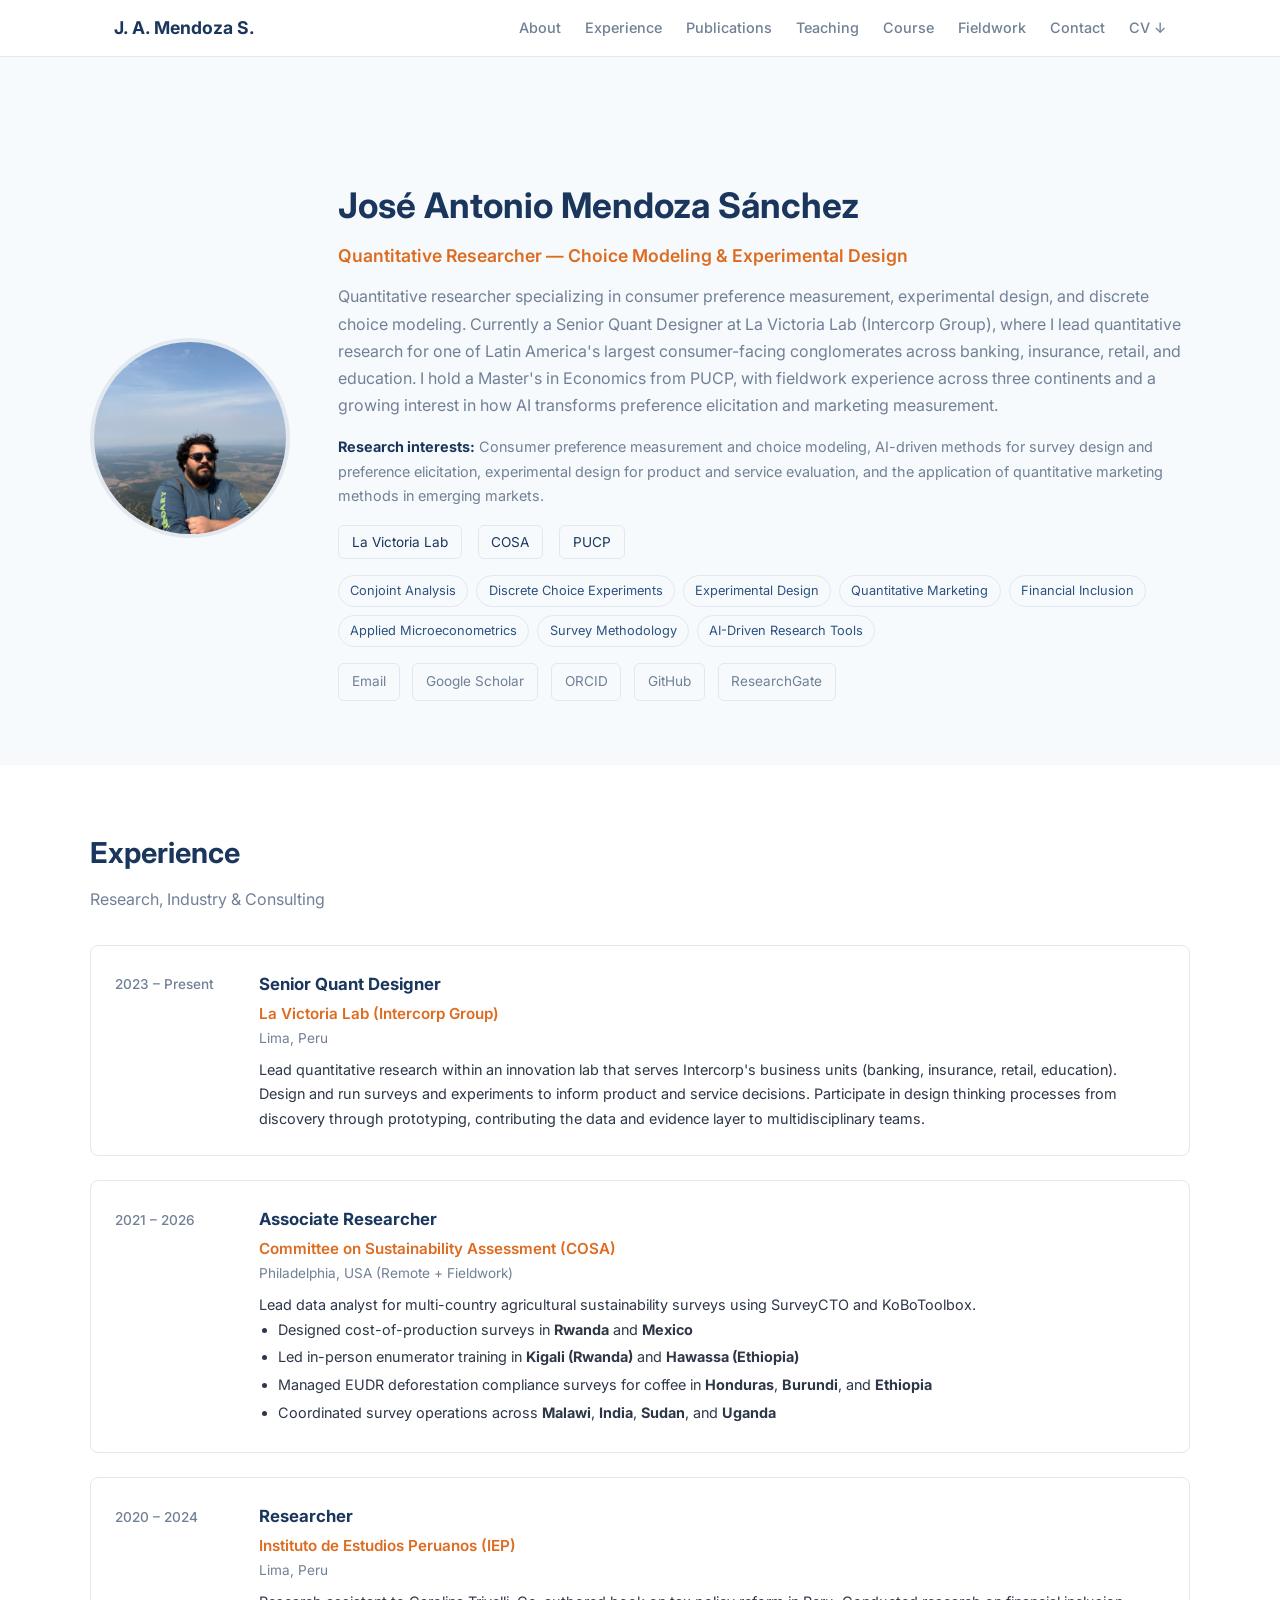
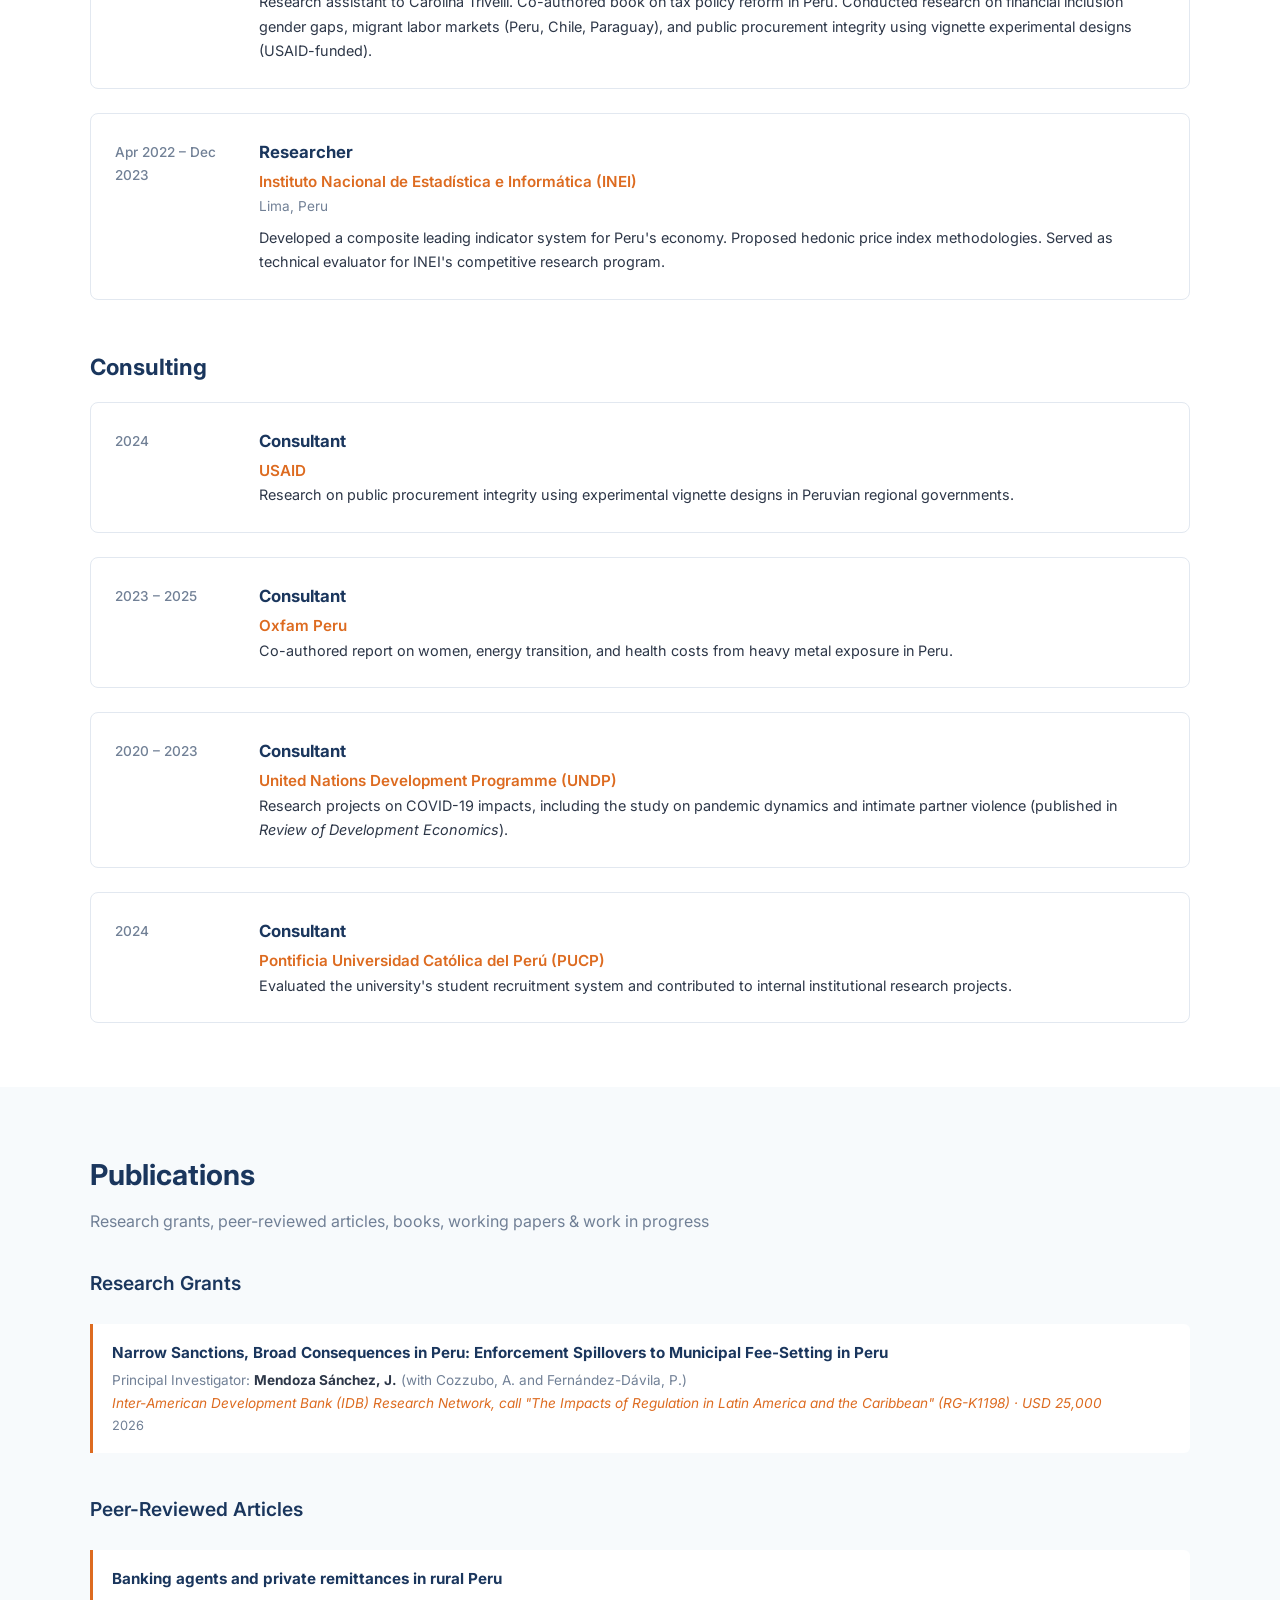
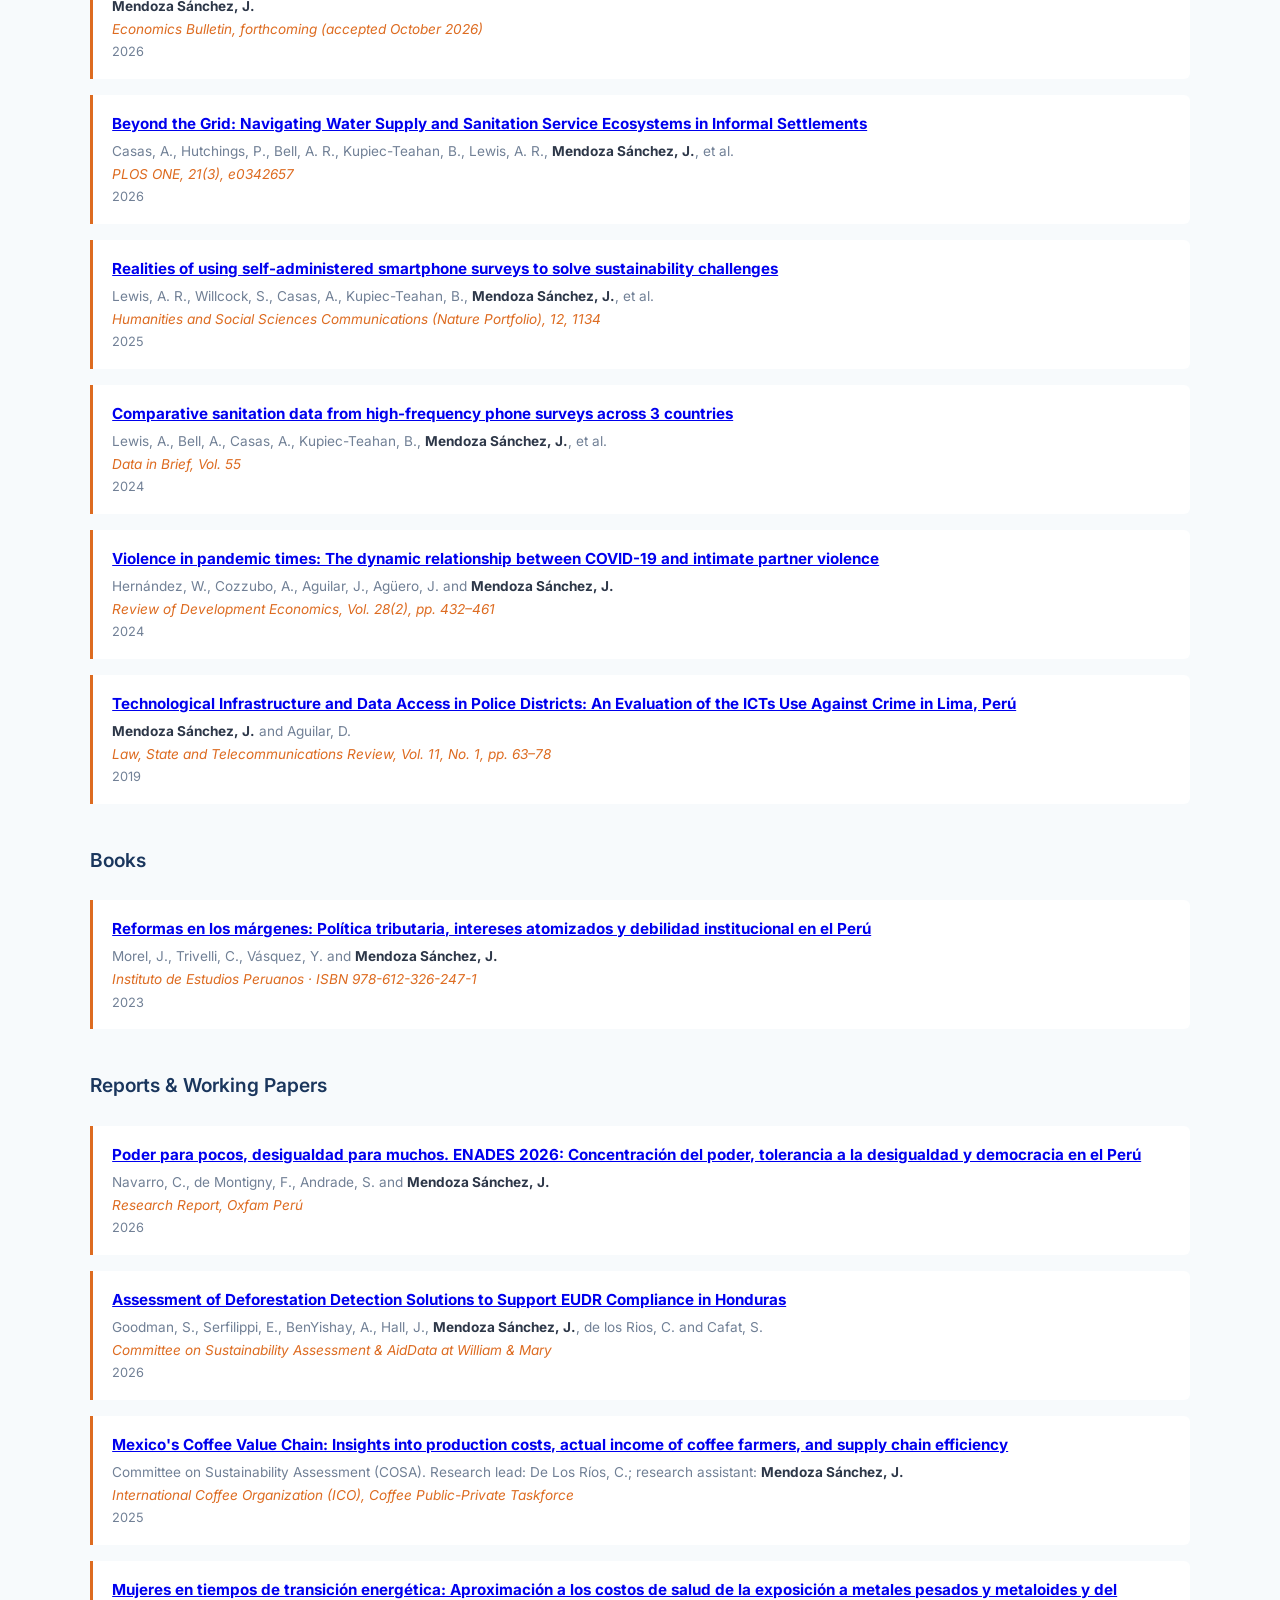
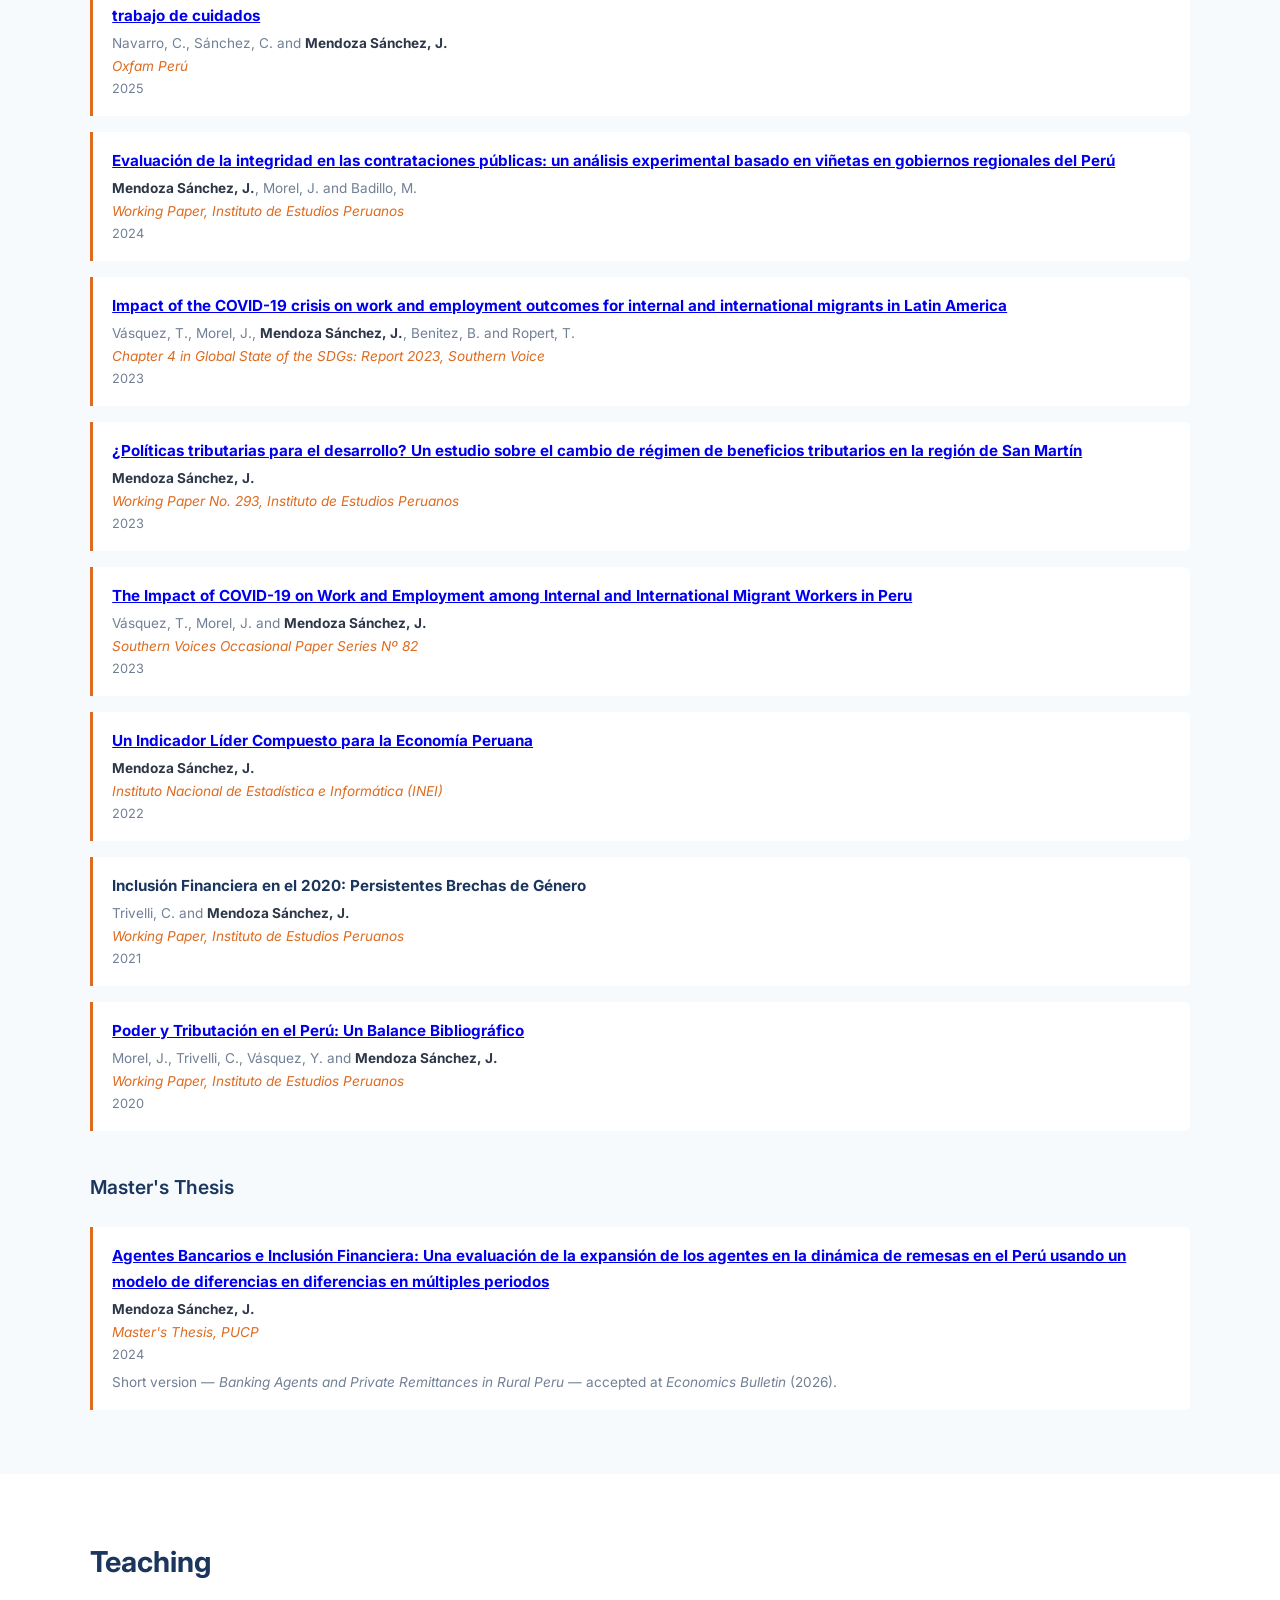
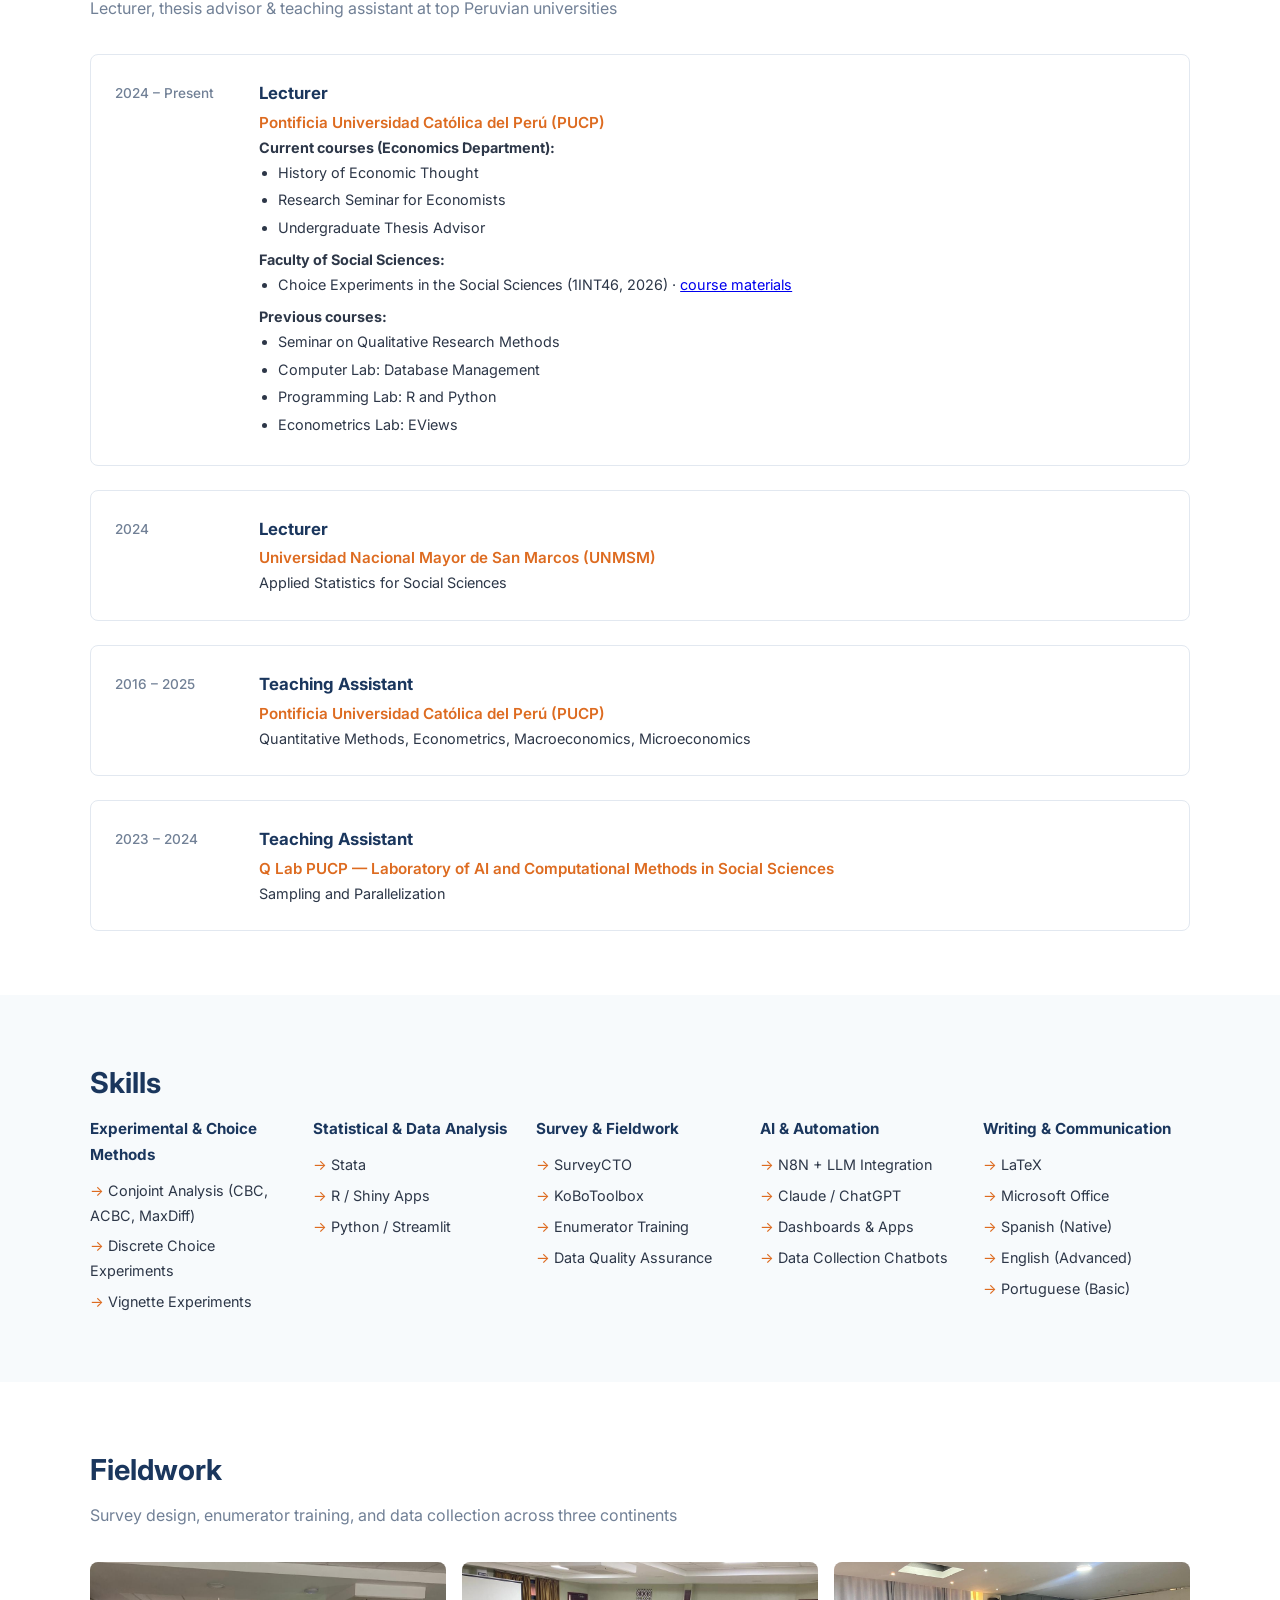
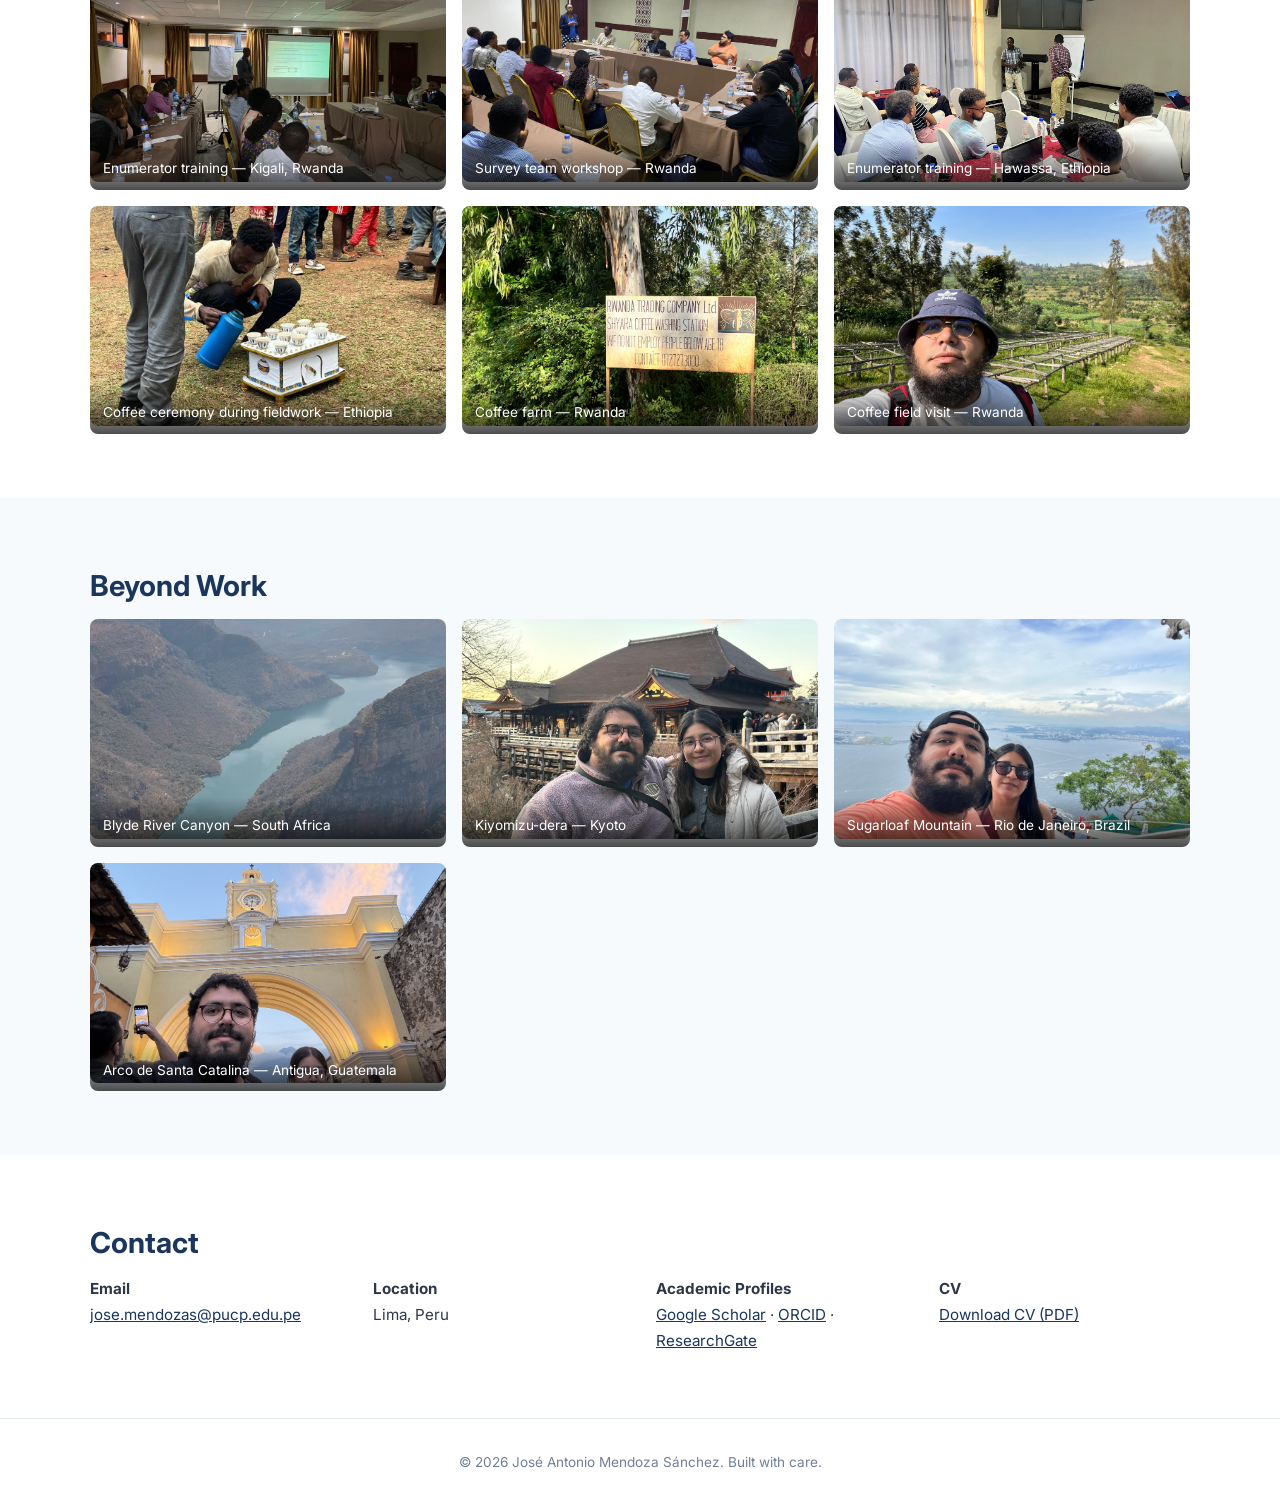
<file: index.html>
<!DOCTYPE html>
<html lang="en">
<head>
  <meta charset="UTF-8">
  <meta name="viewport" content="width=device-width, initial-scale=1.0">
  <title>José Antonio Mendoza Sánchez — Quantitative Marketing Researcher</title>
  <meta name="description" content="Quantitative researcher specializing in conjoint analysis, discrete choice experiments, consumer preference measurement, and AI-driven research methods.">
  <link rel="preconnect" href="https://fonts.googleapis.com">
  <link href="https://fonts.googleapis.com/css2?family=Inter:wght@400;500;600;700&display=swap" rel="stylesheet">
  <link rel="stylesheet" href="css/style.css">
</head>
<body>

<!-- NAV -->
<nav>
  <div class="nav-inner">
    <a href="#" class="nav-name">J. A. Mendoza S.</a>
    <div class="nav-links">
      <a href="#about">About</a>
      <a href="#experience">Experience</a>
      <a href="#publications">Publications</a>
      <a href="#teaching">Teaching</a>
      <a href="curso-1int46.html">Course</a>
      <a href="#fieldwork">Fieldwork</a>
      <a href="#contact">Contact</a>
      <a href="assets/uploads/cv_jose_mendoza.pdf" target="_blank">CV ↓</a>
    </div>
  </div>
</nav>

<!-- ABOUT -->
<section id="about">
  <div class="container hero">
    <img src="assets/img/avatar2.jpg" alt="José Antonio Mendoza Sánchez" class="hero-img">
    <div class="hero-text">
      <h1>José Antonio Mendoza Sánchez</h1>
      <div class="role">Quantitative Researcher — Choice Modeling & Experimental Design</div>
      <p>
        Quantitative researcher specializing in consumer preference measurement, experimental design, and discrete choice modeling. Currently a Senior Quant Designer at La Victoria Lab (Intercorp Group), where I lead quantitative research for one of Latin America's largest consumer-facing conglomerates across banking, insurance, retail, and education. I hold a Master's in Economics from PUCP, with fieldwork experience across three continents and a growing interest in how AI transforms preference elicitation and marketing measurement.
      </p>
      <p style="font-size:0.9rem; color:var(--text-light); margin-top:0.5rem;">
        <strong style="color:var(--primary);">Research interests:</strong> Consumer preference measurement and choice modeling, AI-driven methods for survey design and preference elicitation, experimental design for product and service evaluation, and the application of quantitative marketing methods in emerging markets.
      </p>
      <div class="hero-orgs">
        <a href="https://lavictoria.pe" target="_blank">La Victoria Lab</a>
        <a href="https://thecosa.org" target="_blank">COSA</a>
        <a href="https://www.pucp.edu.pe" target="_blank">PUCP</a>
      </div>
      <div class="pills">
        <span class="pill">Conjoint Analysis</span>
        <span class="pill">Discrete Choice Experiments</span>
        <span class="pill">Experimental Design</span>
        <span class="pill">Quantitative Marketing</span>
        <span class="pill">Financial Inclusion</span>
        <span class="pill">Applied Microeconometrics</span>
        <span class="pill">Survey Methodology</span>
        <span class="pill">AI-Driven Research Tools</span>
      </div>
      <div class="social-links">
        <a href="mailto:jose.mendozas@pucp.edu.pe">Email</a>
        <a href="https://scholar.google.com/citations?user=1-ZabU4AAAAJ" target="_blank">Google Scholar</a>
        <a href="https://orcid.org/0000-0002-1234-1430" target="_blank">ORCID</a>
        <a href="https://github.com/josemendozas" target="_blank">GitHub</a>
        <a href="https://www.researchgate.net/profile/Jose-Mendoza-Sanchez" target="_blank">ResearchGate</a>
      </div>
    </div>
  </div>
</section>

<!-- EXPERIENCE -->
<section id="experience">
  <div class="container">
    <h2 class="section-title">Experience</h2>
    <p class="section-subtitle">Research, Industry & Consulting</p>
    <div class="exp-grid">

      <div class="exp-item">
        <div class="exp-date">2023 – Present</div>
        <div class="exp-content">
          <h3>Senior Quant Designer</h3>
          <div class="company">La Victoria Lab (Intercorp Group)</div>
          <div class="location">Lima, Peru</div>
          <p>Lead quantitative research within an innovation lab that serves Intercorp's business units (banking, insurance, retail, education). Design and run surveys and experiments to inform product and service decisions. Participate in design thinking processes from discovery through prototyping, contributing the data and evidence layer to multidisciplinary teams.</p>
        </div>
      </div>

      <div class="exp-item">
        <div class="exp-date">2021 – 2026</div>
        <div class="exp-content">
          <h3>Associate Researcher</h3>
          <div class="company">Committee on Sustainability Assessment (COSA)</div>
          <div class="location">Philadelphia, USA (Remote + Fieldwork)</div>
          <p>Lead data analyst for multi-country agricultural sustainability surveys using SurveyCTO and KoBoToolbox.</p>
          <ul>
            <li>Designed cost-of-production surveys in <strong>Rwanda</strong> and <strong>Mexico</strong></li>
            <li>Led in-person enumerator training in <strong>Kigali (Rwanda)</strong> and <strong>Hawassa (Ethiopia)</strong></li>
            <li>Managed EUDR deforestation compliance surveys for coffee in <strong>Honduras</strong>, <strong>Burundi</strong>, and <strong>Ethiopia</strong></li>
            <li>Coordinated survey operations across <strong>Malawi</strong>, <strong>India</strong>, <strong>Sudan</strong>, and <strong>Uganda</strong></li>
          </ul>
        </div>
      </div>

      <div class="exp-item">
        <div class="exp-date">2020 – 2024</div>
        <div class="exp-content">
          <h3>Researcher</h3>
          <div class="company">Instituto de Estudios Peruanos (IEP)</div>
          <div class="location">Lima, Peru</div>
          <p>Research assistant to Carolina Trivelli. Co-authored book on tax policy reform in Peru. Conducted research on financial inclusion gender gaps, migrant labor markets (Peru, Chile, Paraguay), and public procurement integrity using vignette experimental designs (USAID-funded).</p>
        </div>
      </div>

      <div class="exp-item">
        <div class="exp-date">Apr 2022 – Dec 2023</div>
        <div class="exp-content">
          <h3>Researcher</h3>
          <div class="company">Instituto Nacional de Estadística e Informática (INEI)</div>
          <div class="location">Lima, Peru</div>
          <p>Developed a composite leading indicator system for Peru's economy. Proposed hedonic price index methodologies. Served as technical evaluator for INEI's competitive research program.</p>
        </div>
      </div>


    </div>

    <h3 class="section-title" style="margin-top:3rem; font-size:1.4rem;">Consulting</h3>
    <div class="exp-grid" style="margin-top:1rem;">

      <div class="exp-item">
        <div class="exp-date">2024</div>
        <div class="exp-content">
          <h3>Consultant</h3>
          <div class="company">USAID</div>
          <p>Research on public procurement integrity using experimental vignette designs in Peruvian regional governments.</p>
        </div>
      </div>

      <div class="exp-item">
        <div class="exp-date">2023 – 2025</div>
        <div class="exp-content">
          <h3>Consultant</h3>
          <div class="company">Oxfam Peru</div>
          <p>Co-authored report on women, energy transition, and health costs from heavy metal exposure in Peru.</p>
        </div>
      </div>

      <div class="exp-item">
        <div class="exp-date">2020 – 2023</div>
        <div class="exp-content">
          <h3>Consultant</h3>
          <div class="company">United Nations Development Programme (UNDP)</div>
          <p>Research projects on COVID-19 impacts, including the study on pandemic dynamics and intimate partner violence (published in <em>Review of Development Economics</em>).</p>
        </div>
      </div>

      <div class="exp-item">
        <div class="exp-date">2024</div>
        <div class="exp-content">
          <h3>Consultant</h3>
          <div class="company">Pontificia Universidad Católica del Perú (PUCP)</div>
          <p>Evaluated the university's student recruitment system and contributed to internal institutional research projects.</p>
        </div>
      </div>

    </div>
  </div>
</section>

<!-- PUBLICATIONS -->
<section id="publications">
  <div class="container">
    <h2 class="section-title">Publications</h2>
    <p class="section-subtitle">Research grants, peer-reviewed articles, books, working papers & work in progress</p>

    <div class="pub-list">
      <h3 class="pub-category">Research Grants</h3>

      <div class="pub-item">
        <h4>Narrow Sanctions, Broad Consequences in Peru: Enforcement Spillovers to Municipal Fee-Setting in Peru</h4>
        <div class="authors">Principal Investigator: <strong>Mendoza Sánchez, J.</strong> (with Cozzubo, A. and Fernández-Dávila, P.)</div>
        <div class="venue">Inter-American Development Bank (IDB) Research Network, call "The Impacts of Regulation in Latin America and the Caribbean" (RG-K1198) · USD 25,000</div>
        <div class="year">2026</div>
      </div>

      <h3 class="pub-category">Peer-Reviewed Articles</h3>

      <div class="pub-item">
        <h4>Banking agents and private remittances in rural Peru</h4>
        <div class="authors"><strong>Mendoza Sánchez, J.</strong></div>
        <div class="venue">Economics Bulletin, forthcoming (accepted October 2026)</div>
        <div class="year">2026</div>
      </div>

      <div class="pub-item">
        <h4><a href="https://doi.org/10.1371/journal.pone.0342657" target="_blank">Beyond the Grid: Navigating Water Supply and Sanitation Service Ecosystems in Informal Settlements</a></h4>
        <div class="authors">Casas, A., Hutchings, P., Bell, A. R., Kupiec-Teahan, B., Lewis, A. R., <strong>Mendoza Sánchez, J.</strong>, et al.</div>
        <div class="venue">PLOS ONE, 21(3), e0342657</div>
        <div class="year">2026</div>
      </div>

      <div class="pub-item">
        <h4><a href="https://doi.org/10.1057/s41599-025-05305-w" target="_blank">Realities of using self-administered smartphone surveys to solve sustainability challenges</a></h4>
        <div class="authors">Lewis, A. R., Willcock, S., Casas, A., Kupiec-Teahan, B., <strong>Mendoza Sánchez, J.</strong>, et al.</div>
        <div class="venue">Humanities and Social Sciences Communications (Nature Portfolio), 12, 1134</div>
        <div class="year">2025</div>
      </div>

      <div class="pub-item">
        <h4><a href="https://doi.org/10.1016/j.dib.2024.110635" target="_blank">Comparative sanitation data from high-frequency phone surveys across 3 countries</a></h4>
        <div class="authors">Lewis, A., Bell, A., Casas, A., Kupiec-Teahan, B., <strong>Mendoza Sánchez, J.</strong>, et al.</div>
        <div class="venue">Data in Brief, Vol. 55</div>
        <div class="year">2024</div>
      </div>

      <div class="pub-item">
        <h4><a href="https://doi.org/10.1111/rode.13059" target="_blank">Violence in pandemic times: The dynamic relationship between COVID-19 and intimate partner violence</a></h4>
        <div class="authors">Hernández, W., Cozzubo, A., Aguilar, J., Agüero, J. and <strong>Mendoza Sánchez, J.</strong></div>
        <div class="venue">Review of Development Economics, Vol. 28(2), pp. 432–461</div>
        <div class="year">2024</div>
      </div>

      <div class="pub-item">
        <h4><a href="https://doi.org/10.26512/lstr.v11i1.24849" target="_blank">Technological Infrastructure and Data Access in Police Districts: An Evaluation of the ICTs Use Against Crime in Lima, Perú</a></h4>
        <div class="authors"><strong>Mendoza Sánchez, J.</strong> and Aguilar, D.</div>
        <div class="venue">Law, State and Telecommunications Review, Vol. 11, No. 1, pp. 63–78</div>
        <div class="year">2019</div>
      </div>

      <h3 class="pub-category">Books</h3>

      <div class="pub-item">
        <h4><a href="https://fondoeditorial.iep.org.pe/producto/reformas-en-los-margenes-politica-tributaria-intereses-atomizados-y-debilidad-institucional-en-el-peru/" target="_blank">Reformas en los márgenes: Política tributaria, intereses atomizados y debilidad institucional en el Perú</a></h4>
        <div class="authors">Morel, J., Trivelli, C., Vásquez, Y. and <strong>Mendoza Sánchez, J.</strong></div>
        <div class="venue">Instituto de Estudios Peruanos · ISBN 978-612-326-247-1</div>
        <div class="year">2023</div>
      </div>

      <h3 class="pub-category">Reports & Working Papers</h3>

      <div class="pub-item">
        <h4><a href="https://oi-files-cng-v2-prod.s3.eu-west-2.amazonaws.com/peru.oxfam.org/s3fs-public/Informe%20ENADES%202026.pdf?VersionId=NlwiHBradx8WPfwKJCpjJEh7iMMOTjSD" target="_blank">Poder para pocos, desigualdad para muchos. ENADES 2026: Concentración del poder, tolerancia a la desigualdad y democracia en el Perú</a></h4>
        <div class="authors">Navarro, C., de Montigny, F., Andrade, S. and <strong>Mendoza Sánchez, J.</strong></div>
        <div class="venue">Research Report, Oxfam Perú</div>
        <div class="year">2026</div>
      </div>

      <div class="pub-item">
        <h4><a href="https://www.aiddata.org/publications/assessment-of-deforestation-detection-solutions-to-support-eudr-compliance-in-honduras" target="_blank">Assessment of Deforestation Detection Solutions to Support EUDR Compliance in Honduras</a></h4>
        <div class="authors">Goodman, S., Serfilippi, E., BenYishay, A., Hall, J., <strong>Mendoza Sánchez, J.</strong>, de los Rios, C. and Cafat, S.</div>
        <div class="venue">Committee on Sustainability Assessment & AidData at William & Mary</div>
        <div class="year">2026</div>
      </div>

      <div class="pub-item">
        <h4><a href="https://ico.org/global-knowledge-hub/wp-content/uploads/2025/03/Mexico_Coffee-Value-Chain-Study.pdf" target="_blank">Mexico's Coffee Value Chain: Insights into production costs, actual income of coffee farmers, and supply chain efficiency</a></h4>
        <div class="authors">Committee on Sustainability Assessment (COSA). Research lead: De Los Ríos, C.; research assistant: <strong>Mendoza Sánchez, J.</strong></div>
        <div class="venue">International Coffee Organization (ICO), Coffee Public-Private Taskforce</div>
        <div class="year">2025</div>
      </div>

      <div class="pub-item">
        <h4><a href="https://peru.oxfam.org/lo-ultimo/publicaciones/mujeres-en-tiempos-de-transicion-energetica" target="_blank">Mujeres en tiempos de transición energética: Aproximación a los costos de salud de la exposición a metales pesados y metaloides y del trabajo de cuidados</a></h4>
        <div class="authors">Navarro, C., Sánchez, C. and <strong>Mendoza Sánchez, J.</strong></div>
        <div class="venue">Oxfam Perú</div>
        <div class="year">2025</div>
      </div>

      <div class="pub-item">
        <h4><a href="https://iep.org.pe/wp-content/uploads/2024/10/1.-Documento-de-trabajo.pdf" target="_blank">Evaluación de la integridad en las contrataciones públicas: un análisis experimental basado en viñetas en gobiernos regionales del Perú</a></h4>
        <div class="authors"><strong>Mendoza Sánchez, J.</strong>, Morel, J. and Badillo, M.</div>
        <div class="venue">Working Paper, Instituto de Estudios Peruanos</div>
        <div class="year">2024</div>
      </div>

      <div class="pub-item">
        <h4><a href="https://southernvoice.org/wp-content/uploads/2023/10/SVSS-2-Global-Report-Chap4-Vasquez-et-al.-2023.pdf" target="_blank">Impact of the COVID-19 crisis on work and employment outcomes for internal and international migrants in Latin America</a></h4>
        <div class="authors">Vásquez, T., Morel, J., <strong>Mendoza Sánchez, J.</strong>, Benitez, B. and Ropert, T.</div>
        <div class="venue">Chapter 4 in Global State of the SDGs: Report 2023, Southern Voice</div>
        <div class="year">2023</div>
      </div>

      <div class="pub-item">
        <h4><a href="https://iep.org.pe/wp-content/uploads/2023/05/DT_293_Mendoza_Politicas-Tributarias.pdf" target="_blank">¿Políticas tributarias para el desarrollo? Un estudio sobre el cambio de régimen de beneficios tributarios en la región de San Martín</a></h4>
        <div class="authors"><strong>Mendoza Sánchez, J.</strong></div>
        <div class="venue">Working Paper No. 293, Instituto de Estudios Peruanos</div>
        <div class="year">2023</div>
      </div>

      <div class="pub-item">
        <h4><a href="https://southernvoice.org/wp-content/uploads/2023/07/Peru_230711-Migration-COVID-19-Peru-Vasquez-et-al-2023.pdf" target="_blank">The Impact of COVID-19 on Work and Employment among Internal and International Migrant Workers in Peru</a></h4>
        <div class="authors">Vásquez, T., Morel, J. and <strong>Mendoza Sánchez, J.</strong></div>
        <div class="venue">Southern Voices Occasional Paper Series Nº 82</div>
        <div class="year">2023</div>
      </div>

      <div class="pub-item">
        <h4><a href="https://www.gob.pe/institucion/inei/informes-publicaciones/3811106-un-indicador-lider-compuesto-para-la-economia-peruana" target="_blank">Un Indicador Líder Compuesto para la Economía Peruana</a></h4>
        <div class="authors"><strong>Mendoza Sánchez, J.</strong></div>
        <div class="venue">Instituto Nacional de Estadística e Informática (INEI)</div>
        <div class="year">2022</div>
      </div>

      <div class="pub-item">
        <h4>Inclusión Financiera en el 2020: Persistentes Brechas de Género</h4>
        <div class="authors">Trivelli, C. and <strong>Mendoza Sánchez, J.</strong></div>
        <div class="venue">Working Paper, Instituto de Estudios Peruanos</div>
        <div class="year">2021</div>
      </div>

      <div class="pub-item">
        <h4><a href="https://iep.org.pe/wp-content/uploads/2023/05/Morel_Trivelli_Vasquez_Mendoza_Poder-tributacion-peru-balance-bibliografico.pdf" target="_blank">Poder y Tributación en el Perú: Un Balance Bibliográfico</a></h4>
        <div class="authors">Morel, J., Trivelli, C., Vásquez, Y. and <strong>Mendoza Sánchez, J.</strong></div>
        <div class="venue">Working Paper, Instituto de Estudios Peruanos</div>
        <div class="year">2020</div>
      </div>

      <h3 class="pub-category">Master's Thesis</h3>

      <div class="pub-item">
        <h4><a href="https://tesis.pucp.edu.pe/items/8b8a5a13-e7ce-45d6-bb07-589b4f59ed29" target="_blank">Agentes Bancarios e Inclusión Financiera: Una evaluación de la expansión de los agentes en la dinámica de remesas en el Perú usando un modelo de diferencias en diferencias en múltiples periodos</a></h4>
        <div class="authors"><strong>Mendoza Sánchez, J.</strong></div>
        <div class="venue">Master's Thesis, PUCP</div>
        <div class="year">2024</div>
        <p style="font-size:0.85rem; color:#718096; margin-top:0.3rem;">Short version — <em>Banking Agents and Private Remittances in Rural Peru</em> — accepted at <em>Economics Bulletin</em> (2026).</p>
      </div>


    </div>
  </div>
</section>

<!-- TEACHING -->
<section id="teaching">
  <div class="container">
    <h2 class="section-title">Teaching</h2>
    <p class="section-subtitle">Lecturer, thesis advisor & teaching assistant at top Peruvian universities</p>
    <div class="exp-grid">

      <div class="exp-item">
        <div class="exp-date">2024 – Present</div>
        <div class="exp-content">
          <h3>Lecturer</h3>
          <div class="company">Pontificia Universidad Católica del Perú (PUCP)</div>
          <p><strong>Current courses (Economics Department):</strong></p>
          <ul>
            <li>History of Economic Thought</li>
            <li>Research Seminar for Economists</li>
            <li>Undergraduate Thesis Advisor</li>
          </ul>
          <p style="margin-top:0.5rem;"><strong>Faculty of Social Sciences:</strong></p>
          <ul>
            <li>Choice Experiments in the Social Sciences (1INT46, 2026) · <a href="curso-1int46.html">course materials</a></li>
          </ul>
          <p style="margin-top:0.5rem;"><strong>Previous courses:</strong></p>
          <ul>
            <li>Seminar on Qualitative Research Methods</li>
            <li>Computer Lab: Database Management</li>
            <li>Programming Lab: R and Python</li>
            <li>Econometrics Lab: EViews</li>
          </ul>
        </div>
      </div>

      <div class="exp-item">
        <div class="exp-date">2024</div>
        <div class="exp-content">
          <h3>Lecturer</h3>
          <div class="company">Universidad Nacional Mayor de San Marcos (UNMSM)</div>
          <p>Applied Statistics for Social Sciences</p>
        </div>
      </div>

      <div class="exp-item">
        <div class="exp-date">2016 – 2025</div>
        <div class="exp-content">
          <h3>Teaching Assistant</h3>
          <div class="company">Pontificia Universidad Católica del Perú (PUCP)</div>
          <p>Quantitative Methods, Econometrics, Macroeconomics, Microeconomics</p>
        </div>
      </div>

      <div class="exp-item">
        <div class="exp-date">2023 – 2024</div>
        <div class="exp-content">
          <h3>Teaching Assistant</h3>
          <div class="company">Q Lab PUCP — Laboratory of AI and Computational Methods in Social Sciences</div>
          <p>Sampling and Parallelization</p>
        </div>
      </div>

    </div>
  </div>
</section>

<!-- SKILLS -->
<section id="skills">
  <div class="container">
    <h2 class="section-title">Skills</h2>
    <div class="skills-grid">
      <div class="skill-group">
        <h4>Experimental & Choice Methods</h4>
        <ul>
          <li>Conjoint Analysis (CBC, ACBC, MaxDiff)</li>
          <li>Discrete Choice Experiments</li>
          <li>Vignette Experiments</li>
        </ul>
      </div>
      <div class="skill-group">
        <h4>Statistical & Data Analysis</h4>
        <ul>
          <li>Stata</li>
          <li>R / Shiny Apps</li>
          <li>Python / Streamlit</li>
        </ul>
      </div>
      <div class="skill-group">
        <h4>Survey & Fieldwork</h4>
        <ul>
          <li>SurveyCTO</li>
          <li>KoBoToolbox</li>
          <li>Enumerator Training</li>
          <li>Data Quality Assurance</li>
        </ul>
      </div>
      <div class="skill-group">
        <h4>AI & Automation</h4>
        <ul>
          <li>N8N + LLM Integration</li>
          <li>Claude / ChatGPT</li>
          <li>Dashboards & Apps</li>
          <li>Data Collection Chatbots</li>
        </ul>
      </div>
      <div class="skill-group">
        <h4>Writing & Communication</h4>
        <ul>
          <li>LaTeX</li>
          <li>Microsoft Office</li>
          <li>Spanish (Native)</li>
          <li>English (Advanced)</li>
          <li>Portuguese (Basic)</li>
        </ul>
      </div>
    </div>
  </div>
</section>

<!-- FIELDWORK -->
<section id="fieldwork">
  <div class="container">
    <h2 class="section-title">Fieldwork</h2>
    <p class="section-subtitle">Survey design, enumerator training, and data collection across three continents</p>
    <div class="gallery">
      <figure>
        <img src="assets/img/fieldwork/rwanda_training.jpg" alt="Enumerator training in Kigali, Rwanda">
        <figcaption>Enumerator training — Kigali, Rwanda</figcaption>
      </figure>
      <figure>
        <img src="assets/img/fieldwork/rwanda_training_2.jpg" alt="Survey team training in Rwanda">
        <figcaption>Survey team workshop — Rwanda</figcaption>
      </figure>
      <figure>
        <img src="assets/img/fieldwork/ethiopia_training.jpg" alt="Enumerator training in Hawassa, Ethiopia">
        <figcaption>Enumerator training — Hawassa, Ethiopia</figcaption>
      </figure>
      <figure>
        <img src="assets/img/fieldwork/ethiopia_coffee.jpg" alt="Coffee ceremony during fieldwork in Ethiopia">
        <figcaption>Coffee ceremony during fieldwork — Ethiopia</figcaption>
      </figure>
      <figure>
        <img src="assets/img/fieldwork/rwanda_coffee_farm.jpg" alt="Coffee farm visit in Rwanda">
        <figcaption>Coffee farm — Rwanda</figcaption>
      </figure>
      <figure>
        <img src="assets/img/fieldwork/rwanda_coffee_field.jpg" alt="Coffee field in Rwanda">
        <figcaption>Coffee field visit — Rwanda</figcaption>
      </figure>
    </div>
  </div>
</section>

<!-- BEYOND WORK -->
<section id="beyond">
  <div class="container">
    <h2 class="section-title">Beyond Work</h2>
    <div class="gallery">
      <figure>
        <img src="assets/img/fieldwork/south_africa_canyon.jpg" alt="Blyde River Canyon, South Africa">
        <figcaption>Blyde River Canyon — South Africa</figcaption>
      </figure>
      <figure>
        <img src="assets/img/personal/kyoto.jpg" alt="Kiyomizu-dera, Kyoto">
        <figcaption>Kiyomizu-dera — Kyoto</figcaption>
      </figure>
      <figure>
        <img src="assets/img/personal/brasil.jpg" alt="Sugarloaf Mountain, Rio de Janeiro, Brazil">
        <figcaption>Sugarloaf Mountain — Rio de Janeiro, Brazil</figcaption>
      </figure>
      <figure>
        <img src="assets/img/personal/guatemala.jpg" alt="Arco de Santa Catalina, Antigua Guatemala">
        <figcaption>Arco de Santa Catalina — Antigua, Guatemala</figcaption>
      </figure>
    </div>
  </div>
</section>

<!-- CONTACT -->
<section id="contact">
  <div class="container">
    <h2 class="section-title">Contact</h2>
    <div class="contact-grid">
      <div class="contact-item">
        <strong>Email</strong><br>
        <a href="mailto:jose.mendozas@pucp.edu.pe">jose.mendozas@pucp.edu.pe</a>
      </div>
      <div class="contact-item">
        <strong>Location</strong><br>
        Lima, Peru
      </div>
      <div class="contact-item">
        <strong>Academic Profiles</strong><br>
        <a href="https://scholar.google.com/citations?user=1-ZabU4AAAAJ" target="_blank">Google Scholar</a> ·
        <a href="https://orcid.org/0000-0002-1234-1430" target="_blank">ORCID</a> ·
        <a href="https://www.researchgate.net/profile/Jose-Mendoza-Sanchez" target="_blank">ResearchGate</a>
      </div>
      <div class="contact-item">
        <strong>CV</strong><br>
        <a href="assets/uploads/cv_jose_mendoza.pdf" target="_blank">Download CV (PDF)</a>
      </div>
    </div>
  </div>
</section>

<footer>
  <p>&copy; 2026 José Antonio Mendoza Sánchez. Built with care.</p>
</footer>

<!-- LIGHTBOX -->
<div id="lightbox" style="display:none;position:fixed;inset:0;background:rgba(0,0,0,0.85);z-index:999;cursor:pointer;justify-content:center;align-items:center;">
  <img id="lightbox-img" style="max-width:90%;max-height:90%;border-radius:8px;box-shadow:0 4px 30px rgba(0,0,0,0.5);">
</div>
<script>
  const lb = document.getElementById('lightbox');
  const lbImg = document.getElementById('lightbox-img');
  document.querySelectorAll('.gallery img').forEach(img => {
    img.style.cursor = 'pointer';
    img.addEventListener('click', () => {
      lbImg.src = img.src;
      lb.style.display = 'flex';
    });
  });
  lb.addEventListener('click', () => { lb.style.display = 'none'; });
</script>

</body>
</html>
</file>
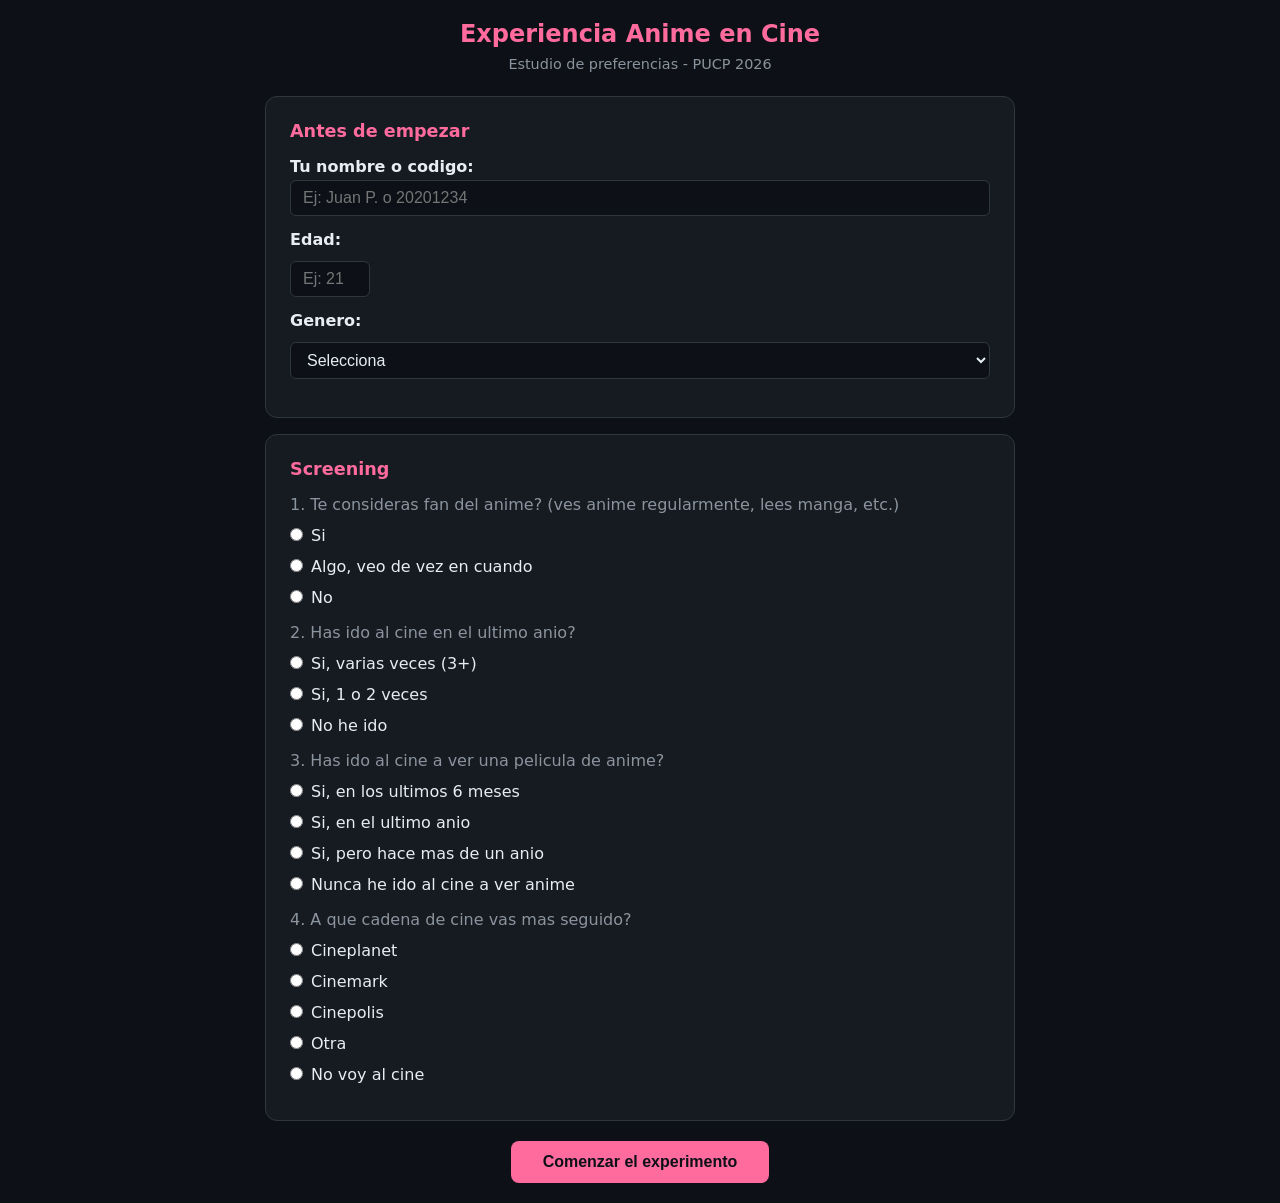
<file: conjoint-anime.html>
<!DOCTYPE html>
<html lang="es">
<head>
<meta charset="UTF-8">
<meta name="viewport" content="width=device-width, initial-scale=1.0">
<title>Experiencia Anime en Cine - Estudio Conjoint</title>
<style>
*{box-sizing:border-box;margin:0;padding:0}
body{font-family:'Segoe UI',system-ui,sans-serif;background:#0d1117;color:#e6edf3;min-height:100vh;padding:20px}
.container{max-width:750px;margin:0 auto}
h1{font-size:1.5rem;text-align:center;margin-bottom:8px;color:#ff6b9d}
.subtitle{text-align:center;color:#8b949e;margin-bottom:24px;font-size:.9rem}
.card{background:#161b22;border:1px solid #30363d;border-radius:12px;padding:24px;margin-bottom:16px}
.card h2{font-size:1.1rem;margin-bottom:16px;color:#ff6b9d}
label{display:block;margin-bottom:12px;cursor:pointer}
label:hover{color:#ff6b9d}
input[type=radio]{margin-right:8px;accent-color:#ff6b9d}
input[type=text],select{background:#0d1117;border:1px solid #30363d;color:#e6edf3;padding:8px 12px;border-radius:6px;width:100%;font-size:1rem}
.btn{background:#ff6b9d;color:#0d1117;border:none;padding:12px 32px;border-radius:8px;font-size:1rem;font-weight:700;cursor:pointer;display:block;margin:20px auto 0}
.btn:hover{background:#ff85b1}
.btn:disabled{background:#30363d;color:#8b949e;cursor:not-allowed}
.progress{text-align:center;color:#8b949e;margin-bottom:12px;font-size:.85rem}
.choice-grid{display:grid;grid-template-columns:1fr 1fr;gap:12px;margin-bottom:12px}
.profile{background:#0d1117;border:2px solid #30363d;border-radius:10px;padding:16px;cursor:pointer;transition:.2s}
.profile:hover{border-color:#ff6b9d}
.profile.selected{border-color:#ff6b9d;background:#1a1025}
.profile h3{text-align:center;margin-bottom:12px;color:#ff85b1;font-size:1rem}
.attr-row{display:flex;justify-content:space-between;padding:6px 0;border-bottom:1px solid #1c2128;font-size:.85rem}
.attr-row:last-child{border-bottom:none}
.attr-name{color:#8b949e;flex:0 0 35%}
.attr-val{color:#e6edf3;text-align:right;flex:0 0 60%}
.price-tag{text-align:center;font-size:1.4rem;font-weight:700;color:#ff6b9d;margin-top:10px}
.none-opt{background:#0d1117;border:2px solid #30363d;border-radius:10px;padding:16px;cursor:pointer;text-align:center;transition:.2s;color:#8b949e;font-size:.95rem}
.none-opt:hover{border-color:#ff6b9d}
.none-opt.selected{border-color:#ff6b9d;background:#1a1025;color:#e6edf3}
.hidden{display:none}
.final{text-align:center;padding:40px}
.final h2{color:#ff6b9d;margin-bottom:16px}
.msg-ok{color:#3fb950;margin-top:12px}
.msg-err{color:#f85149;margin-top:12px}
.spinner{display:inline-block;width:18px;height:18px;border:3px solid #30363d;border-top-color:#ff6b9d;border-radius:50%;animation:spin .6s linear infinite;vertical-align:middle;margin-right:8px}
@keyframes spin{to{transform:rotate(360deg)}}
@media(max-width:500px){.choice-grid{grid-template-columns:1fr}.attr-row{font-size:.8rem}}
</style>
</head>
<body>
<div class="container" id="app">
<!-- Intro -->
<div id="sec-intro">
<h1>Experiencia Anime en Cine</h1>
<p class="subtitle">Estudio de preferencias - PUCP 2026</p>
<div class="card">
<h2>Antes de empezar</h2>
<div style="margin-bottom:14px">
<label style="margin-bottom:4px;font-weight:600">Tu nombre o codigo:</label>
<input type="text" id="resp_id" placeholder="Ej: Juan P. o 20201234">
</div>
<div style="margin-bottom:14px">
<label style="font-weight:600">Edad:</label>
<input type="text" id="resp_age" placeholder="Ej: 21" style="width:80px">
</div>
<div style="margin-bottom:14px">
<label style="font-weight:600">Genero:</label>
<select id="resp_gender">
<option value="">Selecciona</option>
<option value="M">Masculino</option>
<option value="F">Femenino</option>
<option value="NB">No binario</option>
<option value="NR">Prefiero no decir</option>
</select>
</div>
</div>

<div class="card">
<h2>Screening</h2>
<p style="margin-bottom:12px;color:#8b949e">1. Te consideras fan del anime? (ves anime regularmente, lees manga, etc.)</p>
<label><input type="radio" name="s1" value="Si">Si</label>
<label><input type="radio" name="s1" value="Algo">Algo, veo de vez en cuando</label>
<label><input type="radio" name="s1" value="No">No</label>

<p style="margin-bottom:12px;margin-top:16px;color:#8b949e">2. Has ido al cine en el ultimo anio?</p>
<label><input type="radio" name="s2" value="Si, varias veces">Si, varias veces (3+)</label>
<label><input type="radio" name="s2" value="Si, 1-2 veces">Si, 1 o 2 veces</label>
<label><input type="radio" name="s2" value="No">No he ido</label>

<p style="margin-bottom:12px;margin-top:16px;color:#8b949e">3. Has ido al cine a ver una pelicula de anime?</p>
<label><input type="radio" name="s3" value="Si, ultimo 6 meses">Si, en los ultimos 6 meses</label>
<label><input type="radio" name="s3" value="Si, ultimo anio">Si, en el ultimo anio</label>
<label><input type="radio" name="s3" value="Si, hace mas de un anio">Si, pero hace mas de un anio</label>
<label><input type="radio" name="s3" value="Nunca">Nunca he ido al cine a ver anime</label>

<p style="margin-bottom:12px;margin-top:16px;color:#8b949e">4. A que cadena de cine vas mas seguido?</p>
<label><input type="radio" name="s4" value="Cineplanet">Cineplanet</label>
<label><input type="radio" name="s4" value="Cinemark">Cinemark</label>
<label><input type="radio" name="s4" value="Cinepolis">Cinepolis</label>
<label><input type="radio" name="s4" value="Otra">Otra</label>
<label><input type="radio" name="s4" value="No voy al cine">No voy al cine</label>
</div>
<button class="btn" onclick="startConjoint()">Comenzar el experimento</button>
</div>

<!-- Conjoint tasks -->
<div id="sec-conjoint" class="hidden">
<h1>Experiencia Anime en Cine</h1>
<div class="progress" id="progress"></div>
<div class="card">
<h2 id="task-q">Si estas fueran tus unicas opciones para ir al cine a ver anime, cual elegirias?</h2>
<div class="choice-grid" id="profiles"></div>
<div class="none-opt" id="none-opt" onclick="selectNone()">No iria a ninguna de las dos</div>
</div>
<button class="btn" id="btn-next" onclick="nextTask()" disabled>Siguiente</button>
</div>

<!-- Final -->
<div id="sec-final" class="hidden">
<div class="card final">
<h2>Gracias por participar!</h2>
<p style="color:#8b949e;margin-bottom:8px">Enviando tus respuestas...</p>
<p id="send-status"><span class="spinner"></span> Guardando...</p>
<p style="color:#8b949e;margin-top:16px;font-size:.8rem" id="summary"></p>
</div>
</div>
</div>

<script>
const APPS_SCRIPT_URL = "https://script.google.com/a/macros/lavictoria.pe/s/AKfycbzSeu7ToWblHSGZrACqDNCYcEC5DEPQNu-8ghUYqyYURbMY_SEpP1Gt8Z6fYwlMC_vk/exec";

const ATTRIBUTES = {
  estreno: {
    name: "Estreno",
    levels: ["Dia del estreno mundial","Primera semana","Reestreno o maraton"]
  },
  audio: {
    name: "Audio",
    levels: ["Japones + subtitulos","Doblado al espanol"]
  },
  sala: {
    name: "Sala",
    levels: ["Sala estandar","Sala Premium (IMAX/Dolby)"]
  },
  extra: {
    name: "Extra incluido",
    levels: ["Sin extras","Merchandise exclusivo","Combo tematico anime","Evento cosplay en sala"]
  },
  precio: {
    name: "Precio",
    levels: [18, 30, 45, 60]
  }
};

const N_TASKS = 8;
let tasks = [];
let currentTask = 0;
let responses = [];
let screening = {};
let respondent = {};

function randLevel(attr) {
  const lvls = ATTRIBUTES[attr].levels;
  return lvls[Math.floor(Math.random() * lvls.length)];
}

function genProfile() {
  let p = {};
  for (let a in ATTRIBUTES) p[a] = randLevel(a);
  return p;
}

function profilesDiffer(a, b) {
  for (let k in a) if (a[k] !== b[k]) return true;
  return false;
}

// Ranking de niveles para chequeo de dominancia (mayor = mejor)
const RANK = {
  estreno: {"Reestreno o maraton":0,"Primera semana":1,"Dia del estreno mundial":2},
  audio: {"Doblado al espanol":0,"Japones + subtitulos":1},
  sala: {"Sala estandar":0,"Sala Premium (IMAX/Dolby)":1},
  extra: {"Sin extras":0,"Combo tematico anime":1,"Merchandise exclusivo":2,"Evento cosplay en sala":2},
  precio: {60:0, 45:1, 30:2, 18:3}
};

function isDominant(a, b) {
  // returns true if a dominates b (a >= b in all, a > b in at least one)
  let dominated = true;
  let strictlyBetter = false;
  for (let k in RANK) {
    const ra = RANK[k][a[k]], rb = RANK[k][b[k]];
    if (ra < rb) { dominated = false; break; }
    if (ra > rb) strictlyBetter = true;
  }
  return dominated && strictlyBetter;
}

function genTask() {
  let tries = 0;
  while (tries < 50) {
    let a = genProfile();
    let b = genProfile();
    tries++;
    if (!profilesDiffer(a, b)) continue;
    if (isDominant(a, b) || isDominant(b, a)) continue;
    return [a, b];
  }
  // fallback (very unlikely)
  return [genProfile(), genProfile()];
}

function generateAllTasks() {
  tasks = [];
  for (let i = 0; i < N_TASKS; i++) tasks.push(genTask());
}

function getVal(name) {
  const el = document.querySelector(`input[name="${name}"]:checked`);
  return el ? el.value : "";
}

function startConjoint() {
  respondent.id = document.getElementById('resp_id').value.trim();
  respondent.age = document.getElementById('resp_age').value.trim();
  respondent.gender = document.getElementById('resp_gender').value;

  if (!respondent.id) { alert("Ingresa tu nombre o codigo"); return; }

  screening.s1 = getVal('s1');
  screening.s2 = getVal('s2');
  screening.s3 = getVal('s3');
  screening.s4 = getVal('s4');

  if (!screening.s1 || !screening.s2 || !screening.s3 || !screening.s4) {
    alert("Responde todas las preguntas de screening"); return;
  }

  generateAllTasks();
  currentTask = 0;
  responses = [];
  document.getElementById('sec-intro').classList.add('hidden');
  document.getElementById('sec-conjoint').classList.remove('hidden');
  renderTask();
}

function renderTask() {
  document.getElementById('progress').textContent = `Tarea ${currentTask + 1} de ${N_TASKS}`;
  const grid = document.getElementById('profiles');
  const pair = tasks[currentTask];
  grid.innerHTML = '';

  pair.forEach((prof, idx) => {
    const div = document.createElement('div');
    div.className = 'profile';
    div.onclick = () => selectProfile(idx);
    div.id = 'prof-' + idx;
    let html = `<h3>Opcion ${idx === 0 ? 'A' : 'B'}</h3>`;
    for (let a in ATTRIBUTES) {
      if (a === 'precio') {
        html += `<div class="price-tag">S/${prof[a]}</div>`;
      } else {
        html += `<div class="attr-row"><span class="attr-name">${ATTRIBUTES[a].name}</span><span class="attr-val">${prof[a]}</span></div>`;
      }
    }
    div.innerHTML = html;
    grid.appendChild(div);
  });

  document.getElementById('none-opt').classList.remove('selected');
  document.getElementById('btn-next').disabled = true;
}

let selectedChoice = null;

function selectProfile(idx) {
  document.querySelectorAll('.profile').forEach(p => p.classList.remove('selected'));
  document.getElementById('prof-' + idx).classList.add('selected');
  document.getElementById('none-opt').classList.remove('selected');
  selectedChoice = idx === 0 ? 'A' : 'B';
  document.getElementById('btn-next').disabled = false;
}

function selectNone() {
  document.querySelectorAll('.profile').forEach(p => p.classList.remove('selected'));
  document.getElementById('none-opt').classList.add('selected');
  selectedChoice = 'Ninguna';
  document.getElementById('btn-next').disabled = false;
}

function nextTask() {
  const pair = tasks[currentTask];
  responses.push({
    task: currentTask + 1,
    choice: selectedChoice,
    profA: {...pair[0]},
    profB: {...pair[1]}
  });

  currentTask++;
  selectedChoice = null;

  if (currentTask >= N_TASKS) {
    document.getElementById('sec-conjoint').classList.add('hidden');
    document.getElementById('sec-final').classList.remove('hidden');
    document.getElementById('summary').textContent = `${responses.length} tareas completadas. ID: ${respondent.id}`;
    sendToSheet();
  } else {
    renderTask();
  }
}

function sendToSheet() {
  const ts = new Date().toISOString();
  const attrKeys = Object.keys(ATTRIBUTES);

  const rows = responses.map(r => {
    let row = [
      ts, respondent.id, respondent.age, respondent.gender,
      screening.s1, screening.s2, screening.s3, screening.s4,
      r.task
    ];
    attrKeys.forEach(a => row.push(r.profA[a]));
    attrKeys.forEach(a => row.push(r.profB[a]));
    row.push(r.choice, r.choice === 'Ninguna' ? 1 : 0);
    return row;
  });

  // Enviar cada fila como request independiente via GET (evita CORS)
  let sent = 0;
  const total = rows.length;

  rows.forEach((row, i) => {
    const params = new URLSearchParams();
    params.set('ts', row[0]);
    params.set('id', row[1]);
    params.set('age', row[2]);
    params.set('gender', row[3]);
    params.set('s1', row[4]);
    params.set('s2', row[5]);
    params.set('s3', row[6]);
    params.set('s4', row[7]);
    params.set('task', row[8]);
    params.set('a_estreno', row[9]);
    params.set('a_audio', row[10]);
    params.set('a_sala', row[11]);
    params.set('a_extra', row[12]);
    params.set('a_precio', row[13]);
    params.set('b_estreno', row[14]);
    params.set('b_audio', row[15]);
    params.set('b_sala', row[16]);
    params.set('b_extra', row[17]);
    params.set('b_precio', row[18]);
    params.set('choice', row[19]);
    params.set('chose_none', row[20]);

    const img = new Image();
    img.onload = img.onerror = () => {
      sent++;
      if (sent === total) {
        document.getElementById('send-status').innerHTML =
          '<span class="msg-ok">Respuestas guardadas correctamente.</span>';
      }
    };
    img.src = APPS_SCRIPT_URL + '?' + params.toString();
  });
}
</script>
</body>
</html>
</file>
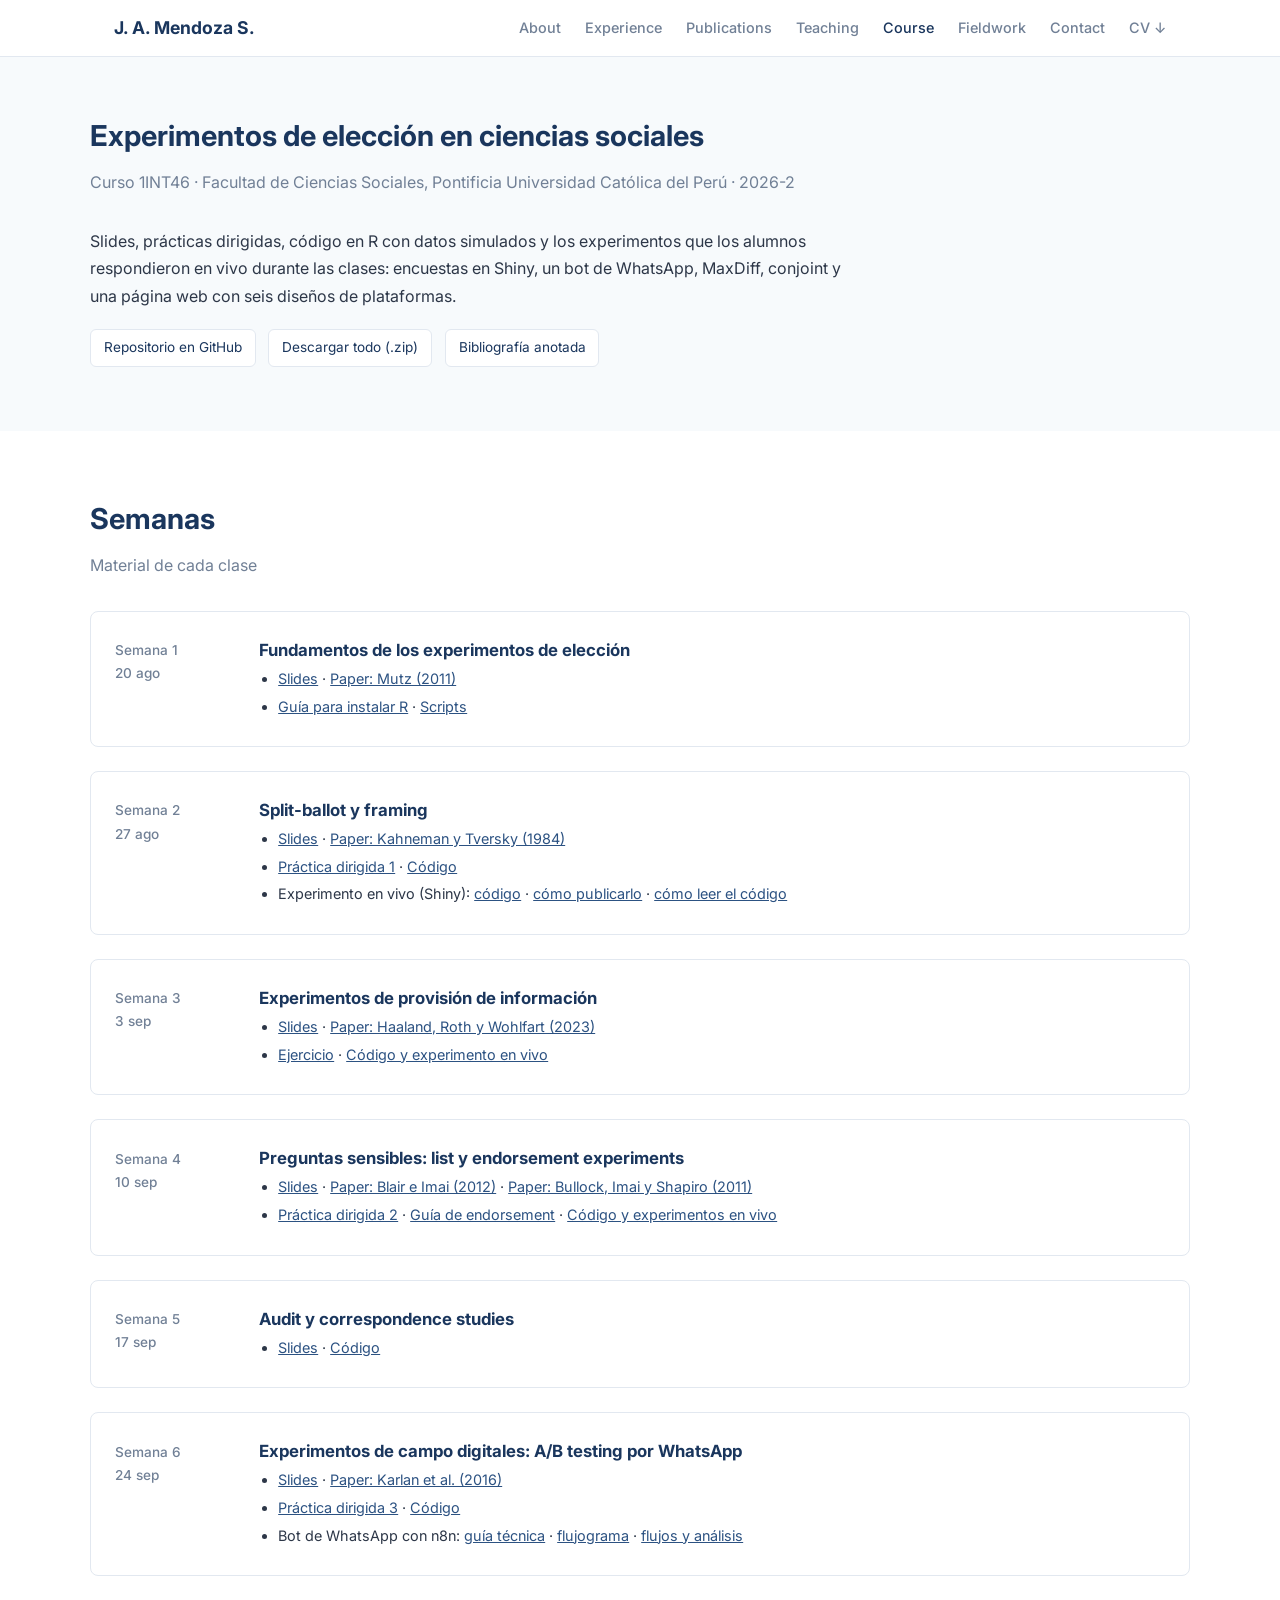
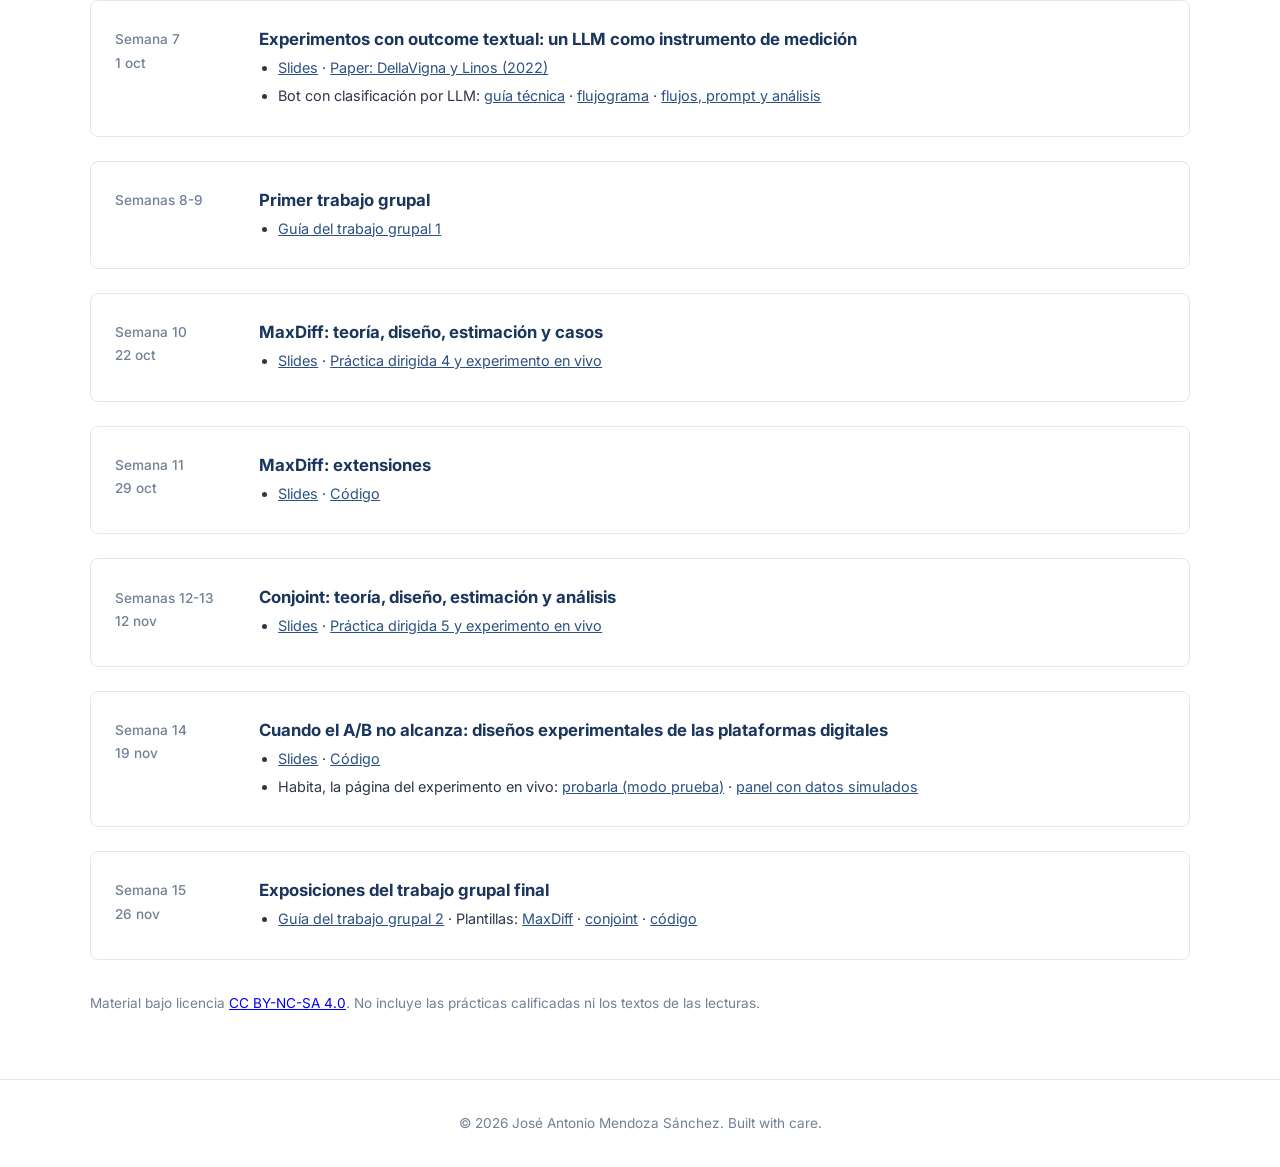
<file: curso-1int46.html>
<!DOCTYPE html>
<html lang="es">
<head>
  <meta charset="UTF-8">
  <meta name="viewport" content="width=device-width, initial-scale=1.0">
  <title>Experimentos de elección en ciencias sociales (1INT46) — José Antonio Mendoza Sánchez</title>
  <meta name="description" content="Materiales del curso 1INT46, PUCP 2026-2: slides, código en R y experimentos en vivo.">
  <link rel="preconnect" href="https://fonts.googleapis.com">
  <link href="https://fonts.googleapis.com/css2?family=Inter:wght@400;500;600;700&display=swap" rel="stylesheet">
  <link rel="stylesheet" href="css/style.css">
  <style>
    .course-links { display: flex; gap: 0.8rem; flex-wrap: wrap; margin: 1.2rem 0 0; }
    .course-links a { color: var(--primary); font-size: 0.85rem; text-decoration: none; padding: 0.4rem 0.8rem; border: 1px solid var(--border); border-radius: 6px; background: white; transition: all 0.2s; }
    .course-links a:hover { background: var(--primary); color: white; }
    .exp-content a { color: var(--primary-light); }
    .course-note { font-size: 0.85rem; color: var(--text-light); margin-top: 2rem; }
  </style>
</head>
<body>

<!-- NAV -->
<nav>
  <div class="nav-inner">
    <a href="index.html" class="nav-name">J. A. Mendoza S.</a>
    <div class="nav-links">
      <a href="index.html#about">About</a>
      <a href="index.html#experience">Experience</a>
      <a href="index.html#publications">Publications</a>
      <a href="index.html#teaching">Teaching</a>
      <a href="curso-1int46.html" style="color:var(--primary);">Course</a>
      <a href="index.html#fieldwork">Fieldwork</a>
      <a href="index.html#contact">Contact</a>
      <a href="assets/uploads/cv_jose_mendoza.pdf" target="_blank">CV ↓</a>
    </div>
  </div>
</nav>

<section style="padding-top:7rem;">
  <div class="container">
    <h2 class="section-title">Experimentos de elección en ciencias sociales</h2>
    <p class="section-subtitle">Curso 1INT46 · Facultad de Ciencias Sociales, Pontificia Universidad Católica del Perú · 2026-2</p>
    <p style="max-width:780px;">Slides, prácticas dirigidas, código en R con datos simulados y los experimentos que los alumnos respondieron en vivo durante las clases: encuestas en Shiny, un bot de WhatsApp, MaxDiff, conjoint y una página web con seis diseños de plataformas.</p>
    <div class="course-links">
      <a href="https://github.com/josemendozas/curso-1int46-experimentos" target="_blank">Repositorio en GitHub</a>
      <a href="https://github.com/josemendozas/curso-1int46-experimentos/archive/refs/heads/main.zip">Descargar todo (.zip)</a>
      <a href="https://josemendozas.github.io/curso-1int46-experimentos/bibliografia/bibliografia-anotada.pdf" target="_blank">Bibliografía anotada</a>
    </div>
  </div>
</section>

<section>
  <div class="container">
    <h2 class="section-title">Semanas</h2>
    <p class="section-subtitle">Material de cada clase</p>
    <div class="exp-grid">
      <div class="exp-item">
        <div class="exp-date">Semana 1<br>20 ago</div>
        <div class="exp-content">
          <h3>Fundamentos de los experimentos de elección</h3>
          <ul>
            <li><a href="https://josemendozas.github.io/curso-1int46-experimentos/semana-01-fundamentos/slides/slides-teoria-semana01.pdf" target="_blank">Slides</a> · <a href="https://josemendozas.github.io/curso-1int46-experimentos/semana-01-fundamentos/slides/slides-paper-mutz.pdf" target="_blank">Paper: Mutz (2011)</a></li>
            <li><a href="https://josemendozas.github.io/curso-1int46-experimentos/semana-01-fundamentos/setup/guia-setup.pdf" target="_blank">Guía para instalar R</a> · <a href="https://github.com/josemendozas/curso-1int46-experimentos/tree/main/semana-01-fundamentos/setup" target="_blank">Scripts</a></li>
          </ul>
        </div>
      </div>
      <div class="exp-item">
        <div class="exp-date">Semana 2<br>27 ago</div>
        <div class="exp-content">
          <h3>Split-ballot y framing</h3>
          <ul>
            <li><a href="https://josemendozas.github.io/curso-1int46-experimentos/semana-02-framing/slides/slides-teoria-semana02.pdf" target="_blank">Slides</a> · <a href="https://josemendozas.github.io/curso-1int46-experimentos/semana-02-framing/slides/slides-paper-kahneman-tversky.pdf" target="_blank">Paper: Kahneman y Tversky (1984)</a></li>
            <li><a href="https://josemendozas.github.io/curso-1int46-experimentos/semana-02-framing/practica-dirigida/pd1-guia.pdf" target="_blank">Práctica dirigida 1</a> · <a href="https://github.com/josemendozas/curso-1int46-experimentos/tree/main/semana-02-framing/practica-dirigida" target="_blank">Código</a></li>
            <li>Experimento en vivo (Shiny): <a href="https://github.com/josemendozas/curso-1int46-experimentos/tree/main/semana-02-framing/experimento-vivo" target="_blank">código</a> · <a href="https://josemendozas.github.io/curso-1int46-experimentos/semana-02-framing/experimento-vivo/guia-deploy-experimento.pdf" target="_blank">cómo publicarlo</a> · <a href="https://josemendozas.github.io/curso-1int46-experimentos/semana-02-framing/experimento-vivo/guia-codigo-shiny.pdf" target="_blank">cómo leer el código</a></li>
          </ul>
        </div>
      </div>
      <div class="exp-item">
        <div class="exp-date">Semana 3<br>3 sep</div>
        <div class="exp-content">
          <h3>Experimentos de provisión de información</h3>
          <ul>
            <li><a href="https://josemendozas.github.io/curso-1int46-experimentos/semana-03-provision-informacion/slides/slides-teoria-semana03.pdf" target="_blank">Slides</a> · <a href="https://josemendozas.github.io/curso-1int46-experimentos/semana-03-provision-informacion/slides/slides-paper-haaland-roth-wohlfart.pdf" target="_blank">Paper: Haaland, Roth y Wohlfart (2023)</a></li>
            <li><a href="https://josemendozas.github.io/curso-1int46-experimentos/semana-03-provision-informacion/practica-dirigida/ejercicio-info-provision-guia.pdf" target="_blank">Ejercicio</a> · <a href="https://github.com/josemendozas/curso-1int46-experimentos/tree/main/semana-03-provision-informacion" target="_blank">Código y experimento en vivo</a></li>
          </ul>
        </div>
      </div>
      <div class="exp-item">
        <div class="exp-date">Semana 4<br>10 sep</div>
        <div class="exp-content">
          <h3>Preguntas sensibles: list y endorsement experiments</h3>
          <ul>
            <li><a href="https://josemendozas.github.io/curso-1int46-experimentos/semana-04-list-endorsement/slides/slides-teoria-semana04.pdf" target="_blank">Slides</a> · <a href="https://josemendozas.github.io/curso-1int46-experimentos/semana-04-list-endorsement/slides/slides-paper-blair-imai.pdf" target="_blank">Paper: Blair e Imai (2012)</a> · <a href="https://josemendozas.github.io/curso-1int46-experimentos/semana-04-list-endorsement/slides/slides-paper-bullock-imai-shapiro.pdf" target="_blank">Paper: Bullock, Imai y Shapiro (2011)</a></li>
            <li><a href="https://josemendozas.github.io/curso-1int46-experimentos/semana-04-list-endorsement/practica-dirigida/pd2-guia.pdf" target="_blank">Práctica dirigida 2</a> · <a href="https://josemendozas.github.io/curso-1int46-experimentos/semana-04-list-endorsement/practica-dirigida/endorsement-guia.pdf" target="_blank">Guía de endorsement</a> · <a href="https://github.com/josemendozas/curso-1int46-experimentos/tree/main/semana-04-list-endorsement" target="_blank">Código y experimentos en vivo</a></li>
          </ul>
        </div>
      </div>
      <div class="exp-item">
        <div class="exp-date">Semana 5<br>17 sep</div>
        <div class="exp-content">
          <h3>Audit y correspondence studies</h3>
          <ul>
            <li><a href="https://josemendozas.github.io/curso-1int46-experimentos/semana-05-audit/slides/slides-teoria-semana05.pdf" target="_blank">Slides</a> · <a href="https://github.com/josemendozas/curso-1int46-experimentos/tree/main/semana-05-audit/codigo" target="_blank">Código</a></li>
          </ul>
        </div>
      </div>
      <div class="exp-item">
        <div class="exp-date">Semana 6<br>24 sep</div>
        <div class="exp-content">
          <h3>Experimentos de campo digitales: A/B testing por WhatsApp</h3>
          <ul>
            <li><a href="https://josemendozas.github.io/curso-1int46-experimentos/semana-06-ab-whatsapp/slides/slides-teoria-semana06.pdf" target="_blank">Slides</a> · <a href="https://josemendozas.github.io/curso-1int46-experimentos/semana-06-ab-whatsapp/slides/slides-paper-karlan.pdf" target="_blank">Paper: Karlan et al. (2016)</a></li>
            <li><a href="https://josemendozas.github.io/curso-1int46-experimentos/semana-06-ab-whatsapp/practica-dirigida/pd3-guia.pdf" target="_blank">Práctica dirigida 3</a> · <a href="https://github.com/josemendozas/curso-1int46-experimentos/tree/main/semana-06-ab-whatsapp/practica-dirigida" target="_blank">Código</a></li>
            <li>Bot de WhatsApp con n8n: <a href="https://josemendozas.github.io/curso-1int46-experimentos/semana-06-ab-whatsapp/bot-n8n/guia-tecnica-completa.html" target="_blank">guía técnica</a> · <a href="https://josemendozas.github.io/curso-1int46-experimentos/semana-06-ab-whatsapp/bot-n8n/flujograma-bot-karlan.html" target="_blank">flujograma</a> · <a href="https://github.com/josemendozas/curso-1int46-experimentos/tree/main/semana-06-ab-whatsapp/bot-n8n" target="_blank">flujos y análisis</a></li>
          </ul>
        </div>
      </div>
      <div class="exp-item">
        <div class="exp-date">Semana 7<br>1 oct</div>
        <div class="exp-content">
          <h3>Experimentos con outcome textual: un LLM como instrumento de medición</h3>
          <ul>
            <li><a href="https://josemendozas.github.io/curso-1int46-experimentos/semana-07-bot-llm/slides/slides-teoria-semana07.pdf" target="_blank">Slides</a> · <a href="https://josemendozas.github.io/curso-1int46-experimentos/semana-07-bot-llm/slides/slides-paper-dellavigna-linos.pdf" target="_blank">Paper: DellaVigna y Linos (2022)</a></li>
            <li>Bot con clasificación por LLM: <a href="https://josemendozas.github.io/curso-1int46-experimentos/semana-07-bot-llm/bot-n8n/guia-tecnica-sem7.html" target="_blank">guía técnica</a> · <a href="https://josemendozas.github.io/curso-1int46-experimentos/semana-07-bot-llm/bot-n8n/flujograma-bot-inflacion.html" target="_blank">flujograma</a> · <a href="https://github.com/josemendozas/curso-1int46-experimentos/tree/main/semana-07-bot-llm/bot-n8n" target="_blank">flujos, prompt y análisis</a></li>
          </ul>
        </div>
      </div>
      <div class="exp-item">
        <div class="exp-date">Semanas 8-9</div>
        <div class="exp-content">
          <h3>Primer trabajo grupal</h3>
          <ul>
            <li><a href="https://josemendozas.github.io/curso-1int46-experimentos/trabajos-grupales/tg1-guia.pdf" target="_blank">Guía del trabajo grupal 1</a></li>
          </ul>
        </div>
      </div>
      <div class="exp-item">
        <div class="exp-date">Semana 10<br>22 oct</div>
        <div class="exp-content">
          <h3>MaxDiff: teoría, diseño, estimación y casos</h3>
          <ul>
            <li><a href="https://josemendozas.github.io/curso-1int46-experimentos/semana-10-maxdiff/slides/slides-teoria-semana10.pdf" target="_blank">Slides</a> · <a href="https://github.com/josemendozas/curso-1int46-experimentos/tree/main/semana-10-maxdiff" target="_blank">Práctica dirigida 4 y experimento en vivo</a></li>
          </ul>
        </div>
      </div>
      <div class="exp-item">
        <div class="exp-date">Semana 11<br>29 oct</div>
        <div class="exp-content">
          <h3>MaxDiff: extensiones</h3>
          <ul>
            <li><a href="https://josemendozas.github.io/curso-1int46-experimentos/semana-11-maxdiff-extensiones/slides/slides-teoria-semana11.pdf" target="_blank">Slides</a> · <a href="https://github.com/josemendozas/curso-1int46-experimentos/tree/main/semana-11-maxdiff-extensiones/codigo" target="_blank">Código</a></li>
          </ul>
        </div>
      </div>
      <div class="exp-item">
        <div class="exp-date">Semanas 12-13<br>12 nov</div>
        <div class="exp-content">
          <h3>Conjoint: teoría, diseño, estimación y análisis</h3>
          <ul>
            <li><a href="https://josemendozas.github.io/curso-1int46-experimentos/semana-12-13-conjoint/slides/slides-teoria-semana12-13.pdf" target="_blank">Slides</a> · <a href="https://github.com/josemendozas/curso-1int46-experimentos/tree/main/semana-12-13-conjoint" target="_blank">Práctica dirigida 5 y experimento en vivo</a></li>
          </ul>
        </div>
      </div>
      <div class="exp-item">
        <div class="exp-date">Semana 14<br>19 nov</div>
        <div class="exp-content">
          <h3>Cuando el A/B no alcanza: diseños experimentales de las plataformas digitales</h3>
          <ul>
            <li><a href="https://josemendozas.github.io/curso-1int46-experimentos/semana-14-plataformas/slides/slides-teoria-semana14.pdf" target="_blank">Slides</a> · <a href="https://github.com/josemendozas/curso-1int46-experimentos/tree/main/semana-14-plataformas/codigo" target="_blank">Código</a></li>
            <li>Habita, la página del experimento en vivo: <a href="https://josemendozas.github.io/curso-1int46-experimentos/semana-14-plataformas/habita/index.html" target="_blank">probarla (modo prueba)</a> · <a href="https://josemendozas.github.io/curso-1int46-experimentos/semana-14-plataformas/habita/panel.html?demo=1" target="_blank">panel con datos simulados</a></li>
          </ul>
        </div>
      </div>
      <div class="exp-item">
        <div class="exp-date">Semana 15<br>26 nov</div>
        <div class="exp-content">
          <h3>Exposiciones del trabajo grupal final</h3>
          <ul>
            <li><a href="https://josemendozas.github.io/curso-1int46-experimentos/trabajos-grupales/tg2-guia.pdf" target="_blank">Guía del trabajo grupal 2</a> · Plantillas: <a href="https://josemendozas.github.io/curso-1int46-experimentos/plantillas/maxdiff/walkthrough.pdf" target="_blank">MaxDiff</a> · <a href="https://josemendozas.github.io/curso-1int46-experimentos/plantillas/conjoint-dce/walkthrough.pdf" target="_blank">conjoint</a> · <a href="https://github.com/josemendozas/curso-1int46-experimentos/tree/main/plantillas" target="_blank">código</a></li>
          </ul>
        </div>
      </div>
    </div>
    <p class="course-note">Material bajo licencia <a href="https://creativecommons.org/licenses/by-nc-sa/4.0/deed.es" target="_blank">CC BY-NC-SA 4.0</a>. No incluye las prácticas calificadas ni los textos de las lecturas.</p>
  </div>
</section>

<footer>
  <p>&copy; 2026 José Antonio Mendoza Sánchez. Built with care.</p>
</footer>

</body>
</html>
</file>
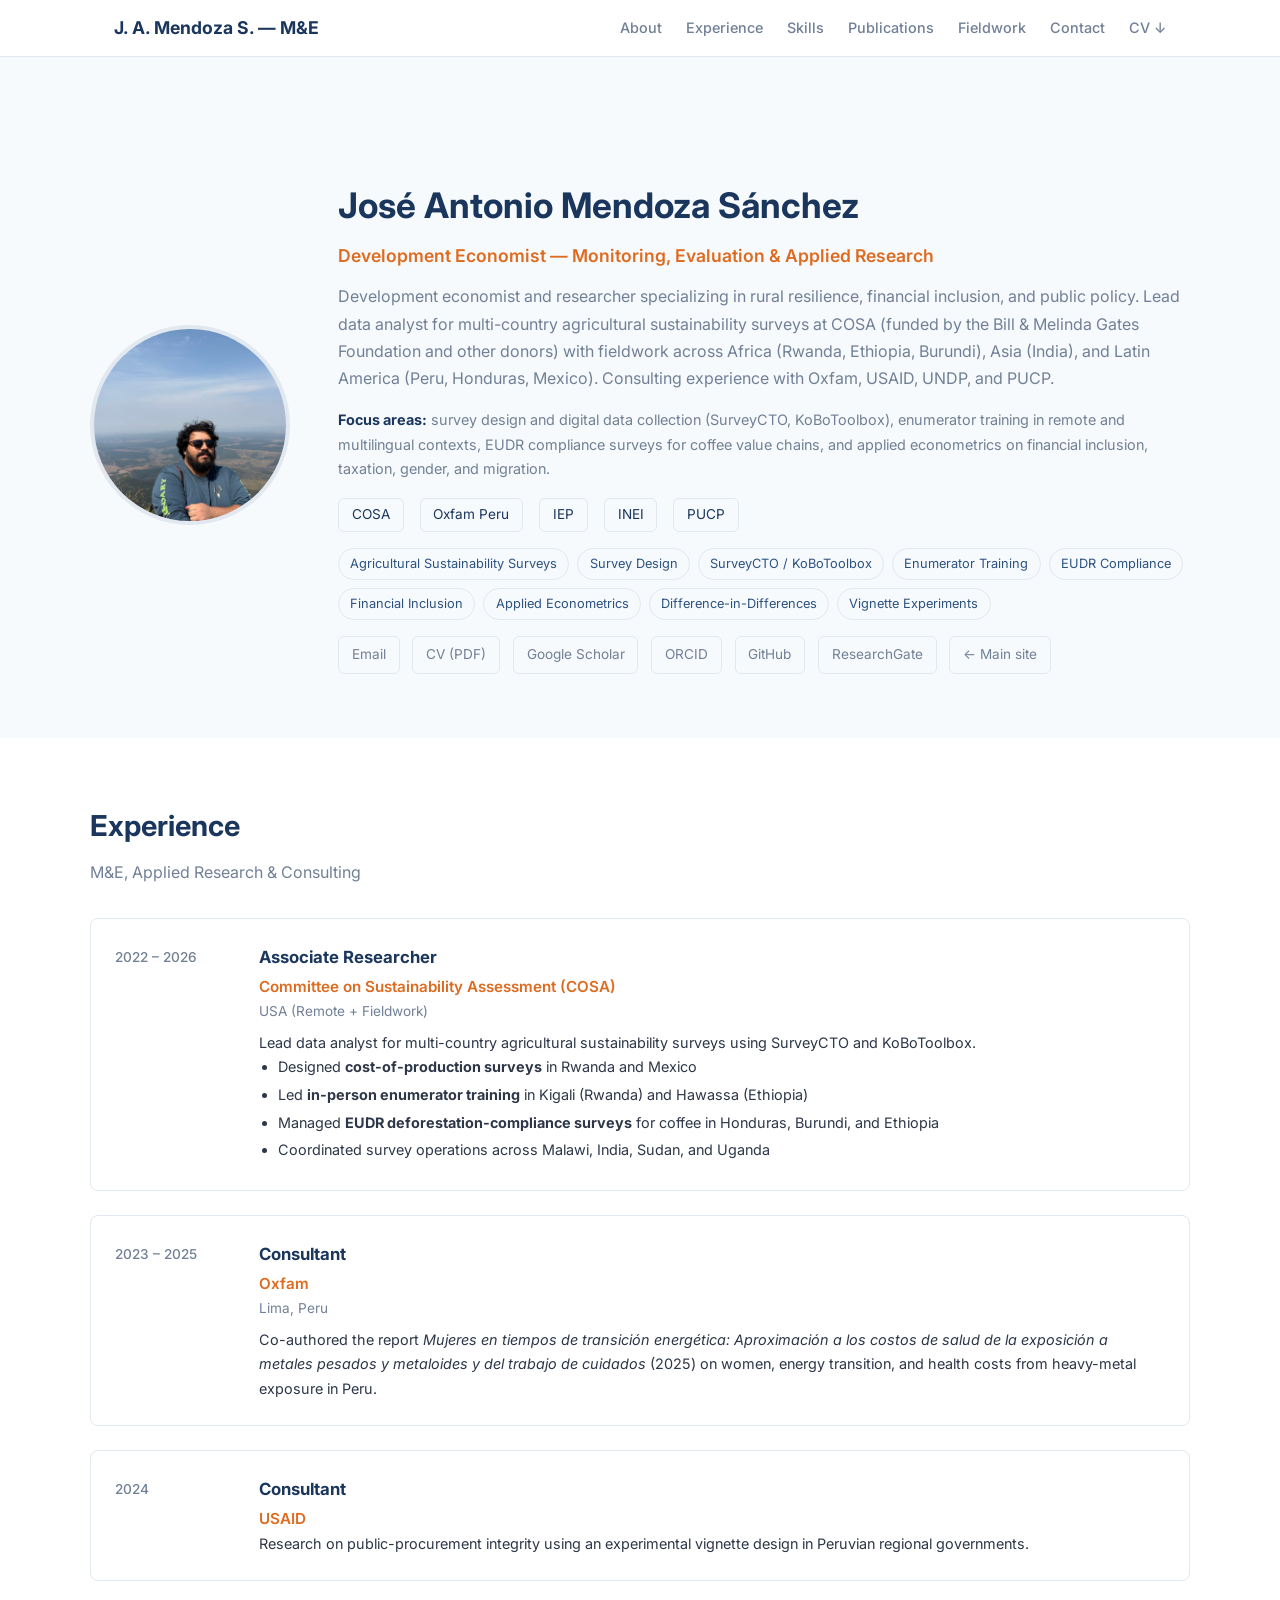
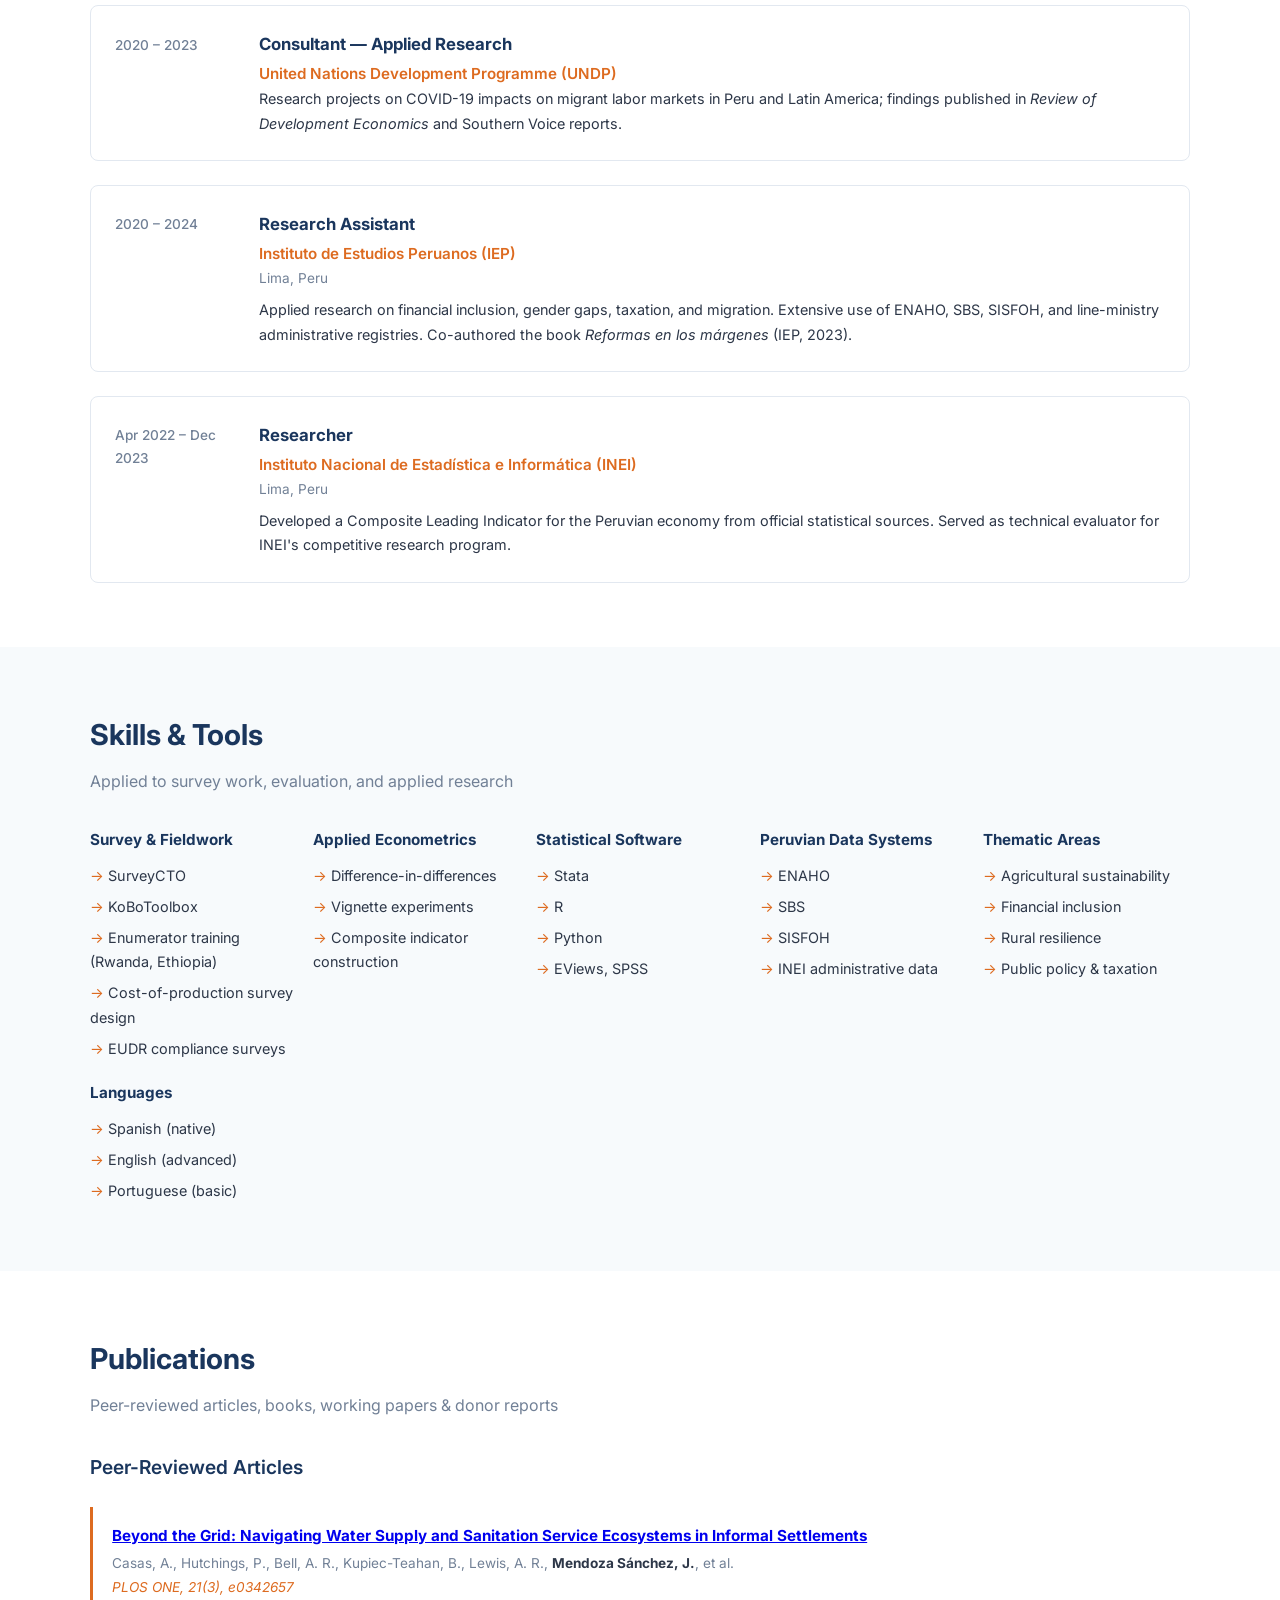
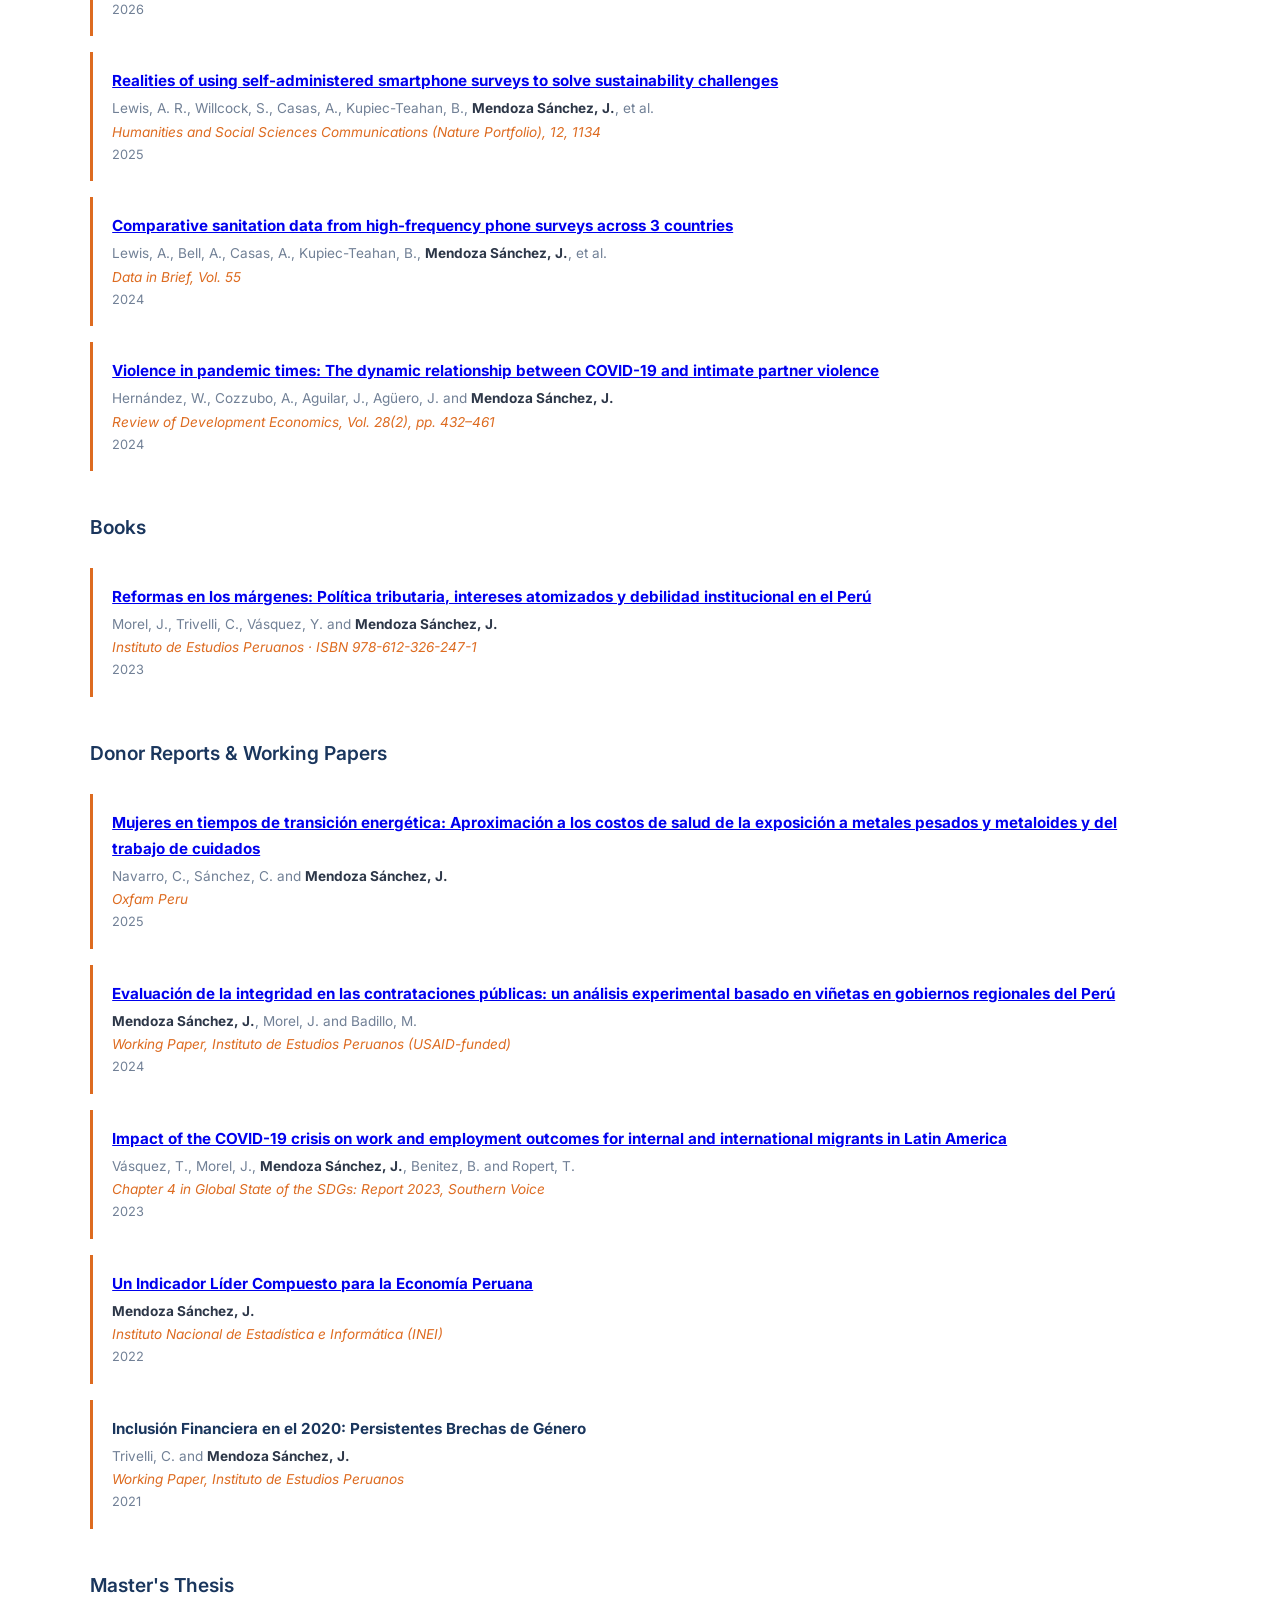
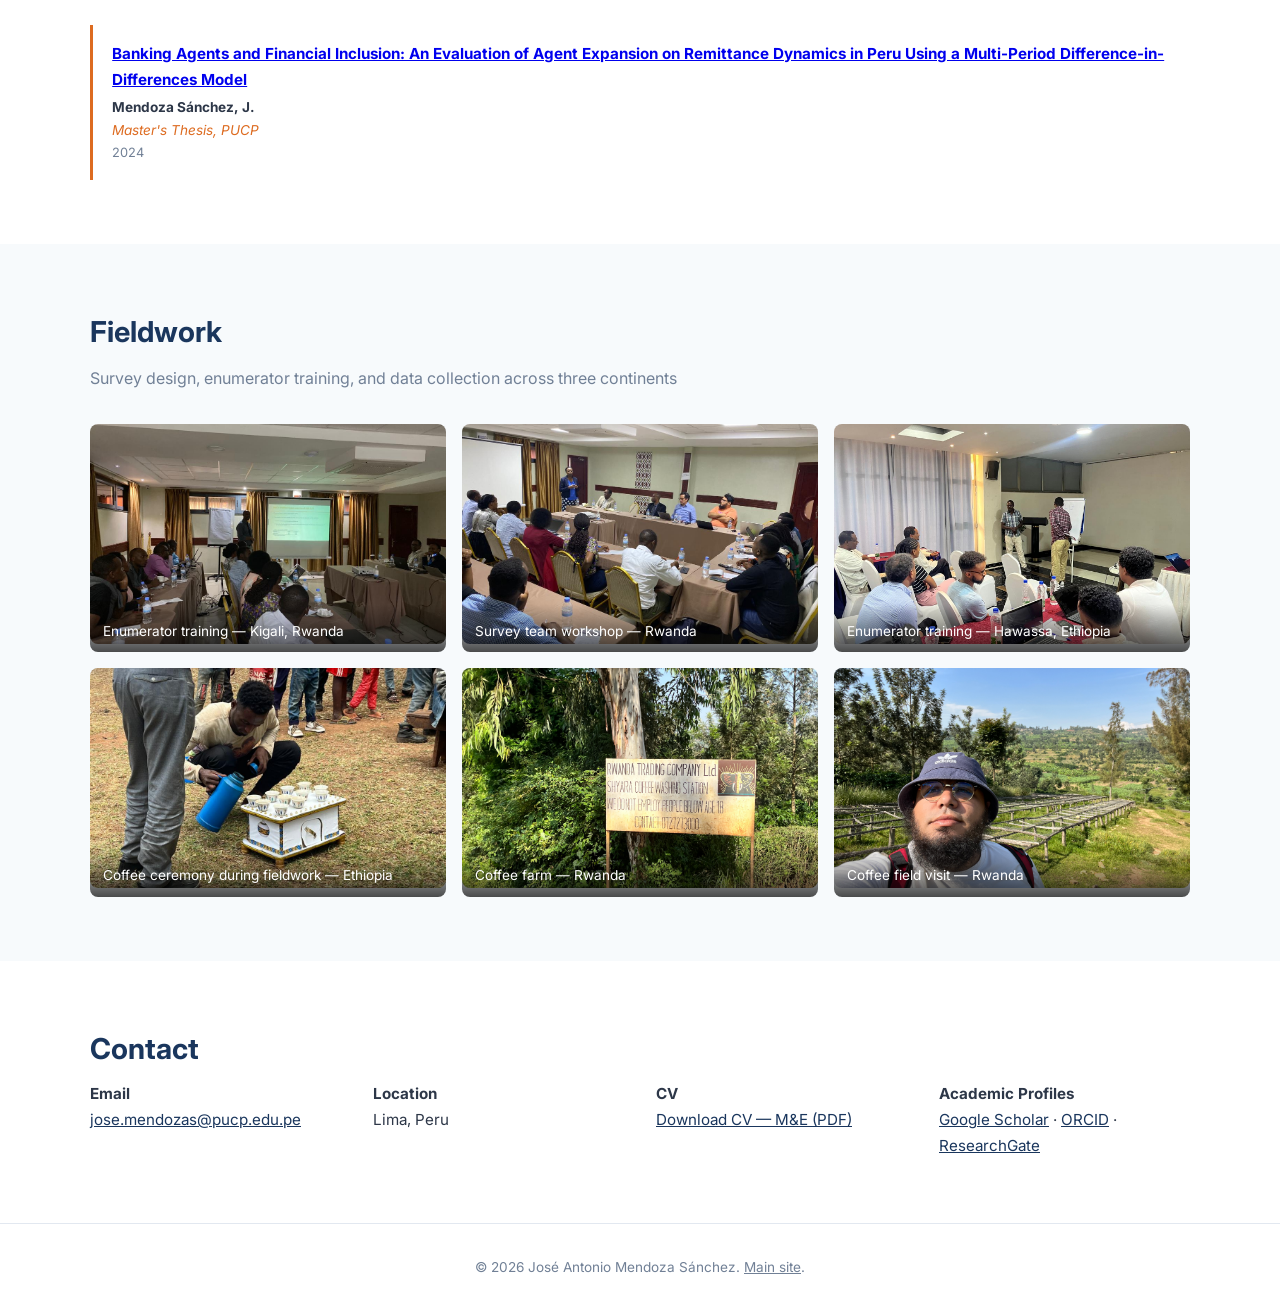
<file: me.html>
<!DOCTYPE html>
<html lang="en">
<head>
  <meta charset="UTF-8">
  <meta name="viewport" content="width=device-width, initial-scale=1.0">
  <title>José Antonio Mendoza Sánchez — Development Economist · Monitoring & Evaluation</title>
  <meta name="description" content="Development economist with over five years of applied experience in monitoring & evaluation of rural development, agricultural sustainability, and financial inclusion programs across Africa, Asia, and Latin America.">
  <link rel="preconnect" href="https://fonts.googleapis.com">
  <link href="https://fonts.googleapis.com/css2?family=Inter:wght@400;500;600;700&display=swap" rel="stylesheet">
  <link rel="stylesheet" href="css/style.css">
</head>
<body>

<!-- NAV -->
<nav>
  <div class="nav-inner">
    <a href="#" class="nav-name">J. A. Mendoza S. — M&E</a>
    <div class="nav-links">
      <a href="#about">About</a>
      <a href="#experience">Experience</a>
      <a href="#me">Skills</a>
      <a href="#publications">Publications</a>
      <a href="#fieldwork">Fieldwork</a>
      <a href="#contact">Contact</a>
      <a href="assets/uploads/cv_jose_mendoza_me.pdf" target="_blank">CV ↓</a>
    </div>
  </div>
</nav>

<!-- ABOUT -->
<section id="about">
  <div class="container hero">
    <img src="assets/img/avatar2.jpg" alt="José Antonio Mendoza Sánchez" class="hero-img">
    <div class="hero-text">
      <h1>José Antonio Mendoza Sánchez</h1>
      <div class="role">Development Economist — Monitoring, Evaluation &amp; Applied Research</div>
      <p>
        Development economist and researcher specializing in rural resilience, financial inclusion, and public policy. Lead data analyst for multi-country agricultural sustainability surveys at COSA (funded by the Bill &amp; Melinda Gates Foundation and other donors) with fieldwork across Africa (Rwanda, Ethiopia, Burundi), Asia (India), and Latin America (Peru, Honduras, Mexico). Consulting experience with Oxfam, USAID, UNDP, and PUCP.
      </p>
      <p style="font-size:0.9rem; color:var(--text-light); margin-top:0.5rem;">
        <strong style="color:var(--primary);">Focus areas:</strong> survey design and digital data collection (SurveyCTO, KoBoToolbox), enumerator training in remote and multilingual contexts, EUDR compliance surveys for coffee value chains, and applied econometrics on financial inclusion, taxation, gender, and migration.
      </p>
      <div class="hero-orgs">
        <a href="https://thecosa.org" target="_blank">COSA</a>
        <a href="https://peru.oxfam.org" target="_blank">Oxfam Peru</a>
        <a href="https://iep.org.pe" target="_blank">IEP</a>
        <a href="https://www.inei.gob.pe" target="_blank">INEI</a>
        <a href="https://www.pucp.edu.pe" target="_blank">PUCP</a>
      </div>
      <div class="pills">
        <span class="pill">Agricultural Sustainability Surveys</span>
        <span class="pill">Survey Design</span>
        <span class="pill">SurveyCTO / KoBoToolbox</span>
        <span class="pill">Enumerator Training</span>
        <span class="pill">EUDR Compliance</span>
        <span class="pill">Financial Inclusion</span>
        <span class="pill">Applied Econometrics</span>
        <span class="pill">Difference-in-Differences</span>
        <span class="pill">Vignette Experiments</span>
      </div>
      <div class="social-links">
        <a href="mailto:jose.mendozas@pucp.edu.pe">Email</a>
        <a href="assets/uploads/cv_jose_mendoza_me.pdf" target="_blank">CV (PDF)</a>
        <a href="https://scholar.google.com/citations?user=1-ZabU4AAAAJ" target="_blank">Google Scholar</a>
        <a href="https://orcid.org/0000-0002-1234-1430" target="_blank">ORCID</a>
        <a href="https://github.com/josemendozas" target="_blank">GitHub</a>
        <a href="https://www.researchgate.net/profile/Jose-Mendoza-Sanchez" target="_blank">ResearchGate</a>
        <a href="index.html">← Main site</a>
      </div>
    </div>
  </div>
</section>

<!-- EXPERIENCE -->
<section id="experience">
  <div class="container">
    <h2 class="section-title">Experience</h2>
    <p class="section-subtitle">M&amp;E, Applied Research &amp; Consulting</p>
    <div class="exp-grid">

      <div class="exp-item">
        <div class="exp-date">2022 – 2026</div>
        <div class="exp-content">
          <h3>Associate Researcher</h3>
          <div class="company">Committee on Sustainability Assessment (COSA)</div>
          <div class="location">USA (Remote + Fieldwork)</div>
          <p>Lead data analyst for multi-country agricultural sustainability surveys using SurveyCTO and KoBoToolbox.</p>
          <ul>
            <li>Designed <strong>cost-of-production surveys</strong> in Rwanda and Mexico</li>
            <li>Led <strong>in-person enumerator training</strong> in Kigali (Rwanda) and Hawassa (Ethiopia)</li>
            <li>Managed <strong>EUDR deforestation-compliance surveys</strong> for coffee in Honduras, Burundi, and Ethiopia</li>
            <li>Coordinated survey operations across Malawi, India, Sudan, and Uganda</li>
          </ul>
        </div>
      </div>

      <div class="exp-item">
        <div class="exp-date">2023 – 2025</div>
        <div class="exp-content">
          <h3>Consultant</h3>
          <div class="company">Oxfam</div>
          <div class="location">Lima, Peru</div>
          <p>Co-authored the report <em>Mujeres en tiempos de transición energética: Aproximación a los costos de salud de la exposición a metales pesados y metaloides y del trabajo de cuidados</em> (2025) on women, energy transition, and health costs from heavy-metal exposure in Peru.</p>
        </div>
      </div>

      <div class="exp-item">
        <div class="exp-date">2024</div>
        <div class="exp-content">
          <h3>Consultant</h3>
          <div class="company">USAID</div>
          <p>Research on public-procurement integrity using an experimental vignette design in Peruvian regional governments.</p>
        </div>
      </div>

      <div class="exp-item">
        <div class="exp-date">2020 – 2023</div>
        <div class="exp-content">
          <h3>Consultant — Applied Research</h3>
          <div class="company">United Nations Development Programme (UNDP)</div>
          <p>Research projects on COVID-19 impacts on migrant labor markets in Peru and Latin America; findings published in <em>Review of Development Economics</em> and Southern Voice reports.</p>
        </div>
      </div>

      <div class="exp-item">
        <div class="exp-date">2020 – 2024</div>
        <div class="exp-content">
          <h3>Research Assistant</h3>
          <div class="company">Instituto de Estudios Peruanos (IEP)</div>
          <div class="location">Lima, Peru</div>
          <p>Applied research on financial inclusion, gender gaps, taxation, and migration. Extensive use of ENAHO, SBS, SISFOH, and line-ministry administrative registries. Co-authored the book <em>Reformas en los márgenes</em> (IEP, 2023).</p>
        </div>
      </div>

      <div class="exp-item">
        <div class="exp-date">Apr 2022 – Dec 2023</div>
        <div class="exp-content">
          <h3>Researcher</h3>
          <div class="company">Instituto Nacional de Estadística e Informática (INEI)</div>
          <div class="location">Lima, Peru</div>
          <p>Developed a Composite Leading Indicator for the Peruvian economy from official statistical sources. Served as technical evaluator for INEI's competitive research program.</p>
        </div>
      </div>

    </div>
  </div>
</section>

<!-- SKILLS & TOOLS -->
<section id="me">
  <div class="container">
    <h2 class="section-title">Skills &amp; Tools</h2>
    <p class="section-subtitle">Applied to survey work, evaluation, and applied research</p>
    <div class="skills-grid">
      <div class="skill-group">
        <h4>Survey &amp; Fieldwork</h4>
        <ul>
          <li>SurveyCTO</li>
          <li>KoBoToolbox</li>
          <li>Enumerator training (Rwanda, Ethiopia)</li>
          <li>Cost-of-production survey design</li>
          <li>EUDR compliance surveys</li>
        </ul>
      </div>
      <div class="skill-group">
        <h4>Applied Econometrics</h4>
        <ul>
          <li>Difference-in-differences</li>
          <li>Vignette experiments</li>
          <li>Composite indicator construction</li>
        </ul>
      </div>
      <div class="skill-group">
        <h4>Statistical Software</h4>
        <ul>
          <li>Stata</li>
          <li>R</li>
          <li>Python</li>
          <li>EViews, SPSS</li>
        </ul>
      </div>
      <div class="skill-group">
        <h4>Peruvian Data Systems</h4>
        <ul>
          <li>ENAHO</li>
          <li>SBS</li>
          <li>SISFOH</li>
          <li>INEI administrative data</li>
        </ul>
      </div>
      <div class="skill-group">
        <h4>Thematic Areas</h4>
        <ul>
          <li>Agricultural sustainability</li>
          <li>Financial inclusion</li>
          <li>Rural resilience</li>
          <li>Public policy &amp; taxation</li>
        </ul>
      </div>
      <div class="skill-group">
        <h4>Languages</h4>
        <ul>
          <li>Spanish (native)</li>
          <li>English (advanced)</li>
          <li>Portuguese (basic)</li>
        </ul>
      </div>
    </div>
  </div>
</section>

<!-- PUBLICATIONS -->
<section id="publications">
  <div class="container">
    <h2 class="section-title">Publications</h2>
    <p class="section-subtitle">Peer-reviewed articles, books, working papers &amp; donor reports</p>

    <div class="pub-list">
      <h3 class="pub-category">Peer-Reviewed Articles</h3>

      <div class="pub-item">
        <h4><a href="https://doi.org/10.1371/journal.pone.0342657" target="_blank">Beyond the Grid: Navigating Water Supply and Sanitation Service Ecosystems in Informal Settlements</a></h4>
        <div class="authors">Casas, A., Hutchings, P., Bell, A. R., Kupiec-Teahan, B., Lewis, A. R., <strong>Mendoza Sánchez, J.</strong>, et al.</div>
        <div class="venue">PLOS ONE, 21(3), e0342657</div>
        <div class="year">2026</div>
      </div>

      <div class="pub-item">
        <h4><a href="https://doi.org/10.1057/s41599-025-05305-w" target="_blank">Realities of using self-administered smartphone surveys to solve sustainability challenges</a></h4>
        <div class="authors">Lewis, A. R., Willcock, S., Casas, A., Kupiec-Teahan, B., <strong>Mendoza Sánchez, J.</strong>, et al.</div>
        <div class="venue">Humanities and Social Sciences Communications (Nature Portfolio), 12, 1134</div>
        <div class="year">2025</div>
      </div>

      <div class="pub-item">
        <h4><a href="https://doi.org/10.1016/j.dib.2024.110635" target="_blank">Comparative sanitation data from high-frequency phone surveys across 3 countries</a></h4>
        <div class="authors">Lewis, A., Bell, A., Casas, A., Kupiec-Teahan, B., <strong>Mendoza Sánchez, J.</strong>, et al.</div>
        <div class="venue">Data in Brief, Vol. 55</div>
        <div class="year">2024</div>
      </div>

      <div class="pub-item">
        <h4><a href="https://doi.org/10.1111/rode.13059" target="_blank">Violence in pandemic times: The dynamic relationship between COVID-19 and intimate partner violence</a></h4>
        <div class="authors">Hernández, W., Cozzubo, A., Aguilar, J., Agüero, J. and <strong>Mendoza Sánchez, J.</strong></div>
        <div class="venue">Review of Development Economics, Vol. 28(2), pp. 432–461</div>
        <div class="year">2024</div>
      </div>

      <h3 class="pub-category">Books</h3>

      <div class="pub-item">
        <h4><a href="https://fondoeditorial.iep.org.pe/producto/reformas-en-los-margenes-politica-tributaria-intereses-atomizados-y-debilidad-institucional-en-el-peru/" target="_blank">Reformas en los márgenes: Política tributaria, intereses atomizados y debilidad institucional en el Perú</a></h4>
        <div class="authors">Morel, J., Trivelli, C., Vásquez, Y. and <strong>Mendoza Sánchez, J.</strong></div>
        <div class="venue">Instituto de Estudios Peruanos · ISBN 978-612-326-247-1</div>
        <div class="year">2023</div>
      </div>

      <h3 class="pub-category">Donor Reports &amp; Working Papers</h3>

      <div class="pub-item">
        <h4><a href="https://peru.oxfam.org/lo-ultimo/publicaciones/mujeres-en-tiempos-de-transicion-energetica" target="_blank">Mujeres en tiempos de transición energética: Aproximación a los costos de salud de la exposición a metales pesados y metaloides y del trabajo de cuidados</a></h4>
        <div class="authors">Navarro, C., Sánchez, C. and <strong>Mendoza Sánchez, J.</strong></div>
        <div class="venue">Oxfam Peru</div>
        <div class="year">2025</div>
      </div>

      <div class="pub-item">
        <h4><a href="https://iep.org.pe/wp-content/uploads/2024/10/1.-Documento-de-trabajo.pdf" target="_blank">Evaluación de la integridad en las contrataciones públicas: un análisis experimental basado en viñetas en gobiernos regionales del Perú</a></h4>
        <div class="authors"><strong>Mendoza Sánchez, J.</strong>, Morel, J. and Badillo, M.</div>
        <div class="venue">Working Paper, Instituto de Estudios Peruanos (USAID-funded)</div>
        <div class="year">2024</div>
      </div>

      <div class="pub-item">
        <h4><a href="https://southernvoice.org/wp-content/uploads/2023/10/SVSS-2-Global-Report-Chap4-Vasquez-et-al.-2023.pdf" target="_blank">Impact of the COVID-19 crisis on work and employment outcomes for internal and international migrants in Latin America</a></h4>
        <div class="authors">Vásquez, T., Morel, J., <strong>Mendoza Sánchez, J.</strong>, Benitez, B. and Ropert, T.</div>
        <div class="venue">Chapter 4 in Global State of the SDGs: Report 2023, Southern Voice</div>
        <div class="year">2023</div>
      </div>

      <div class="pub-item">
        <h4><a href="https://www.gob.pe/institucion/inei/informes-publicaciones/3811106-un-indicador-lider-compuesto-para-la-economia-peruana" target="_blank">Un Indicador Líder Compuesto para la Economía Peruana</a></h4>
        <div class="authors"><strong>Mendoza Sánchez, J.</strong></div>
        <div class="venue">Instituto Nacional de Estadística e Informática (INEI)</div>
        <div class="year">2022</div>
      </div>

      <div class="pub-item">
        <h4>Inclusión Financiera en el 2020: Persistentes Brechas de Género</h4>
        <div class="authors">Trivelli, C. and <strong>Mendoza Sánchez, J.</strong></div>
        <div class="venue">Working Paper, Instituto de Estudios Peruanos</div>
        <div class="year">2021</div>
      </div>

      <h3 class="pub-category">Master's Thesis</h3>

      <div class="pub-item">
        <h4><a href="https://tesis.pucp.edu.pe/items/8b8a5a13-e7ce-45d6-bb07-589b4f59ed29" target="_blank">Banking Agents and Financial Inclusion: An Evaluation of Agent Expansion on Remittance Dynamics in Peru Using a Multi-Period Difference-in-Differences Model</a></h4>
        <div class="authors"><strong>Mendoza Sánchez, J.</strong></div>
        <div class="venue">Master's Thesis, PUCP</div>
        <div class="year">2024</div>
      </div>

    </div>
  </div>
</section>

<!-- FIELDWORK -->
<section id="fieldwork">
  <div class="container">
    <h2 class="section-title">Fieldwork</h2>
    <p class="section-subtitle">Survey design, enumerator training, and data collection across three continents</p>
    <div class="gallery">
      <figure>
        <img src="assets/img/fieldwork/rwanda_training.jpg" alt="Enumerator training in Kigali, Rwanda">
        <figcaption>Enumerator training — Kigali, Rwanda</figcaption>
      </figure>
      <figure>
        <img src="assets/img/fieldwork/rwanda_training_2.jpg" alt="Survey team training in Rwanda">
        <figcaption>Survey team workshop — Rwanda</figcaption>
      </figure>
      <figure>
        <img src="assets/img/fieldwork/ethiopia_training.jpg" alt="Enumerator training in Hawassa, Ethiopia">
        <figcaption>Enumerator training — Hawassa, Ethiopia</figcaption>
      </figure>
      <figure>
        <img src="assets/img/fieldwork/ethiopia_coffee.jpg" alt="Coffee ceremony during fieldwork in Ethiopia">
        <figcaption>Coffee ceremony during fieldwork — Ethiopia</figcaption>
      </figure>
      <figure>
        <img src="assets/img/fieldwork/rwanda_coffee_farm.jpg" alt="Coffee farm visit in Rwanda">
        <figcaption>Coffee farm — Rwanda</figcaption>
      </figure>
      <figure>
        <img src="assets/img/fieldwork/rwanda_coffee_field.jpg" alt="Coffee field in Rwanda">
        <figcaption>Coffee field visit — Rwanda</figcaption>
      </figure>
    </div>
  </div>
</section>

<!-- CONTACT -->
<section id="contact">
  <div class="container">
    <h2 class="section-title">Contact</h2>
    <div class="contact-grid">
      <div class="contact-item">
        <strong>Email</strong><br>
        <a href="mailto:jose.mendozas@pucp.edu.pe">jose.mendozas@pucp.edu.pe</a>
      </div>
      <div class="contact-item">
        <strong>Location</strong><br>
        Lima, Peru
      </div>
      <div class="contact-item">
        <strong>CV</strong><br>
        <a href="assets/uploads/cv_jose_mendoza_me.pdf" target="_blank">Download CV — M&amp;E (PDF)</a>
      </div>
      <div class="contact-item">
        <strong>Academic Profiles</strong><br>
        <a href="https://scholar.google.com/citations?user=1-ZabU4AAAAJ" target="_blank">Google Scholar</a> ·
        <a href="https://orcid.org/0000-0002-1234-1430" target="_blank">ORCID</a> ·
        <a href="https://www.researchgate.net/profile/Jose-Mendoza-Sanchez" target="_blank">ResearchGate</a>
      </div>
    </div>
  </div>
</section>

<footer>
  <p>&copy; 2026 José Antonio Mendoza Sánchez. <a href="index.html" style="color:inherit;">Main site</a>.</p>
</footer>

<!-- LIGHTBOX -->
<div id="lightbox" style="display:none;position:fixed;inset:0;background:rgba(0,0,0,0.85);z-index:999;cursor:pointer;justify-content:center;align-items:center;">
  <img id="lightbox-img" style="max-width:90%;max-height:90%;border-radius:8px;box-shadow:0 4px 30px rgba(0,0,0,0.5);">
</div>
<script>
  const lb = document.getElementById('lightbox');
  const lbImg = document.getElementById('lightbox-img');
  document.querySelectorAll('.gallery img').forEach(img => {
    img.style.cursor = 'pointer';
    img.addEventListener('click', () => {
      lbImg.src = img.src;
      lb.style.display = 'flex';
    });
  });
  lb.addEventListener('click', () => { lb.style.display = 'none'; });
</script>

</body>
</html>
</file>
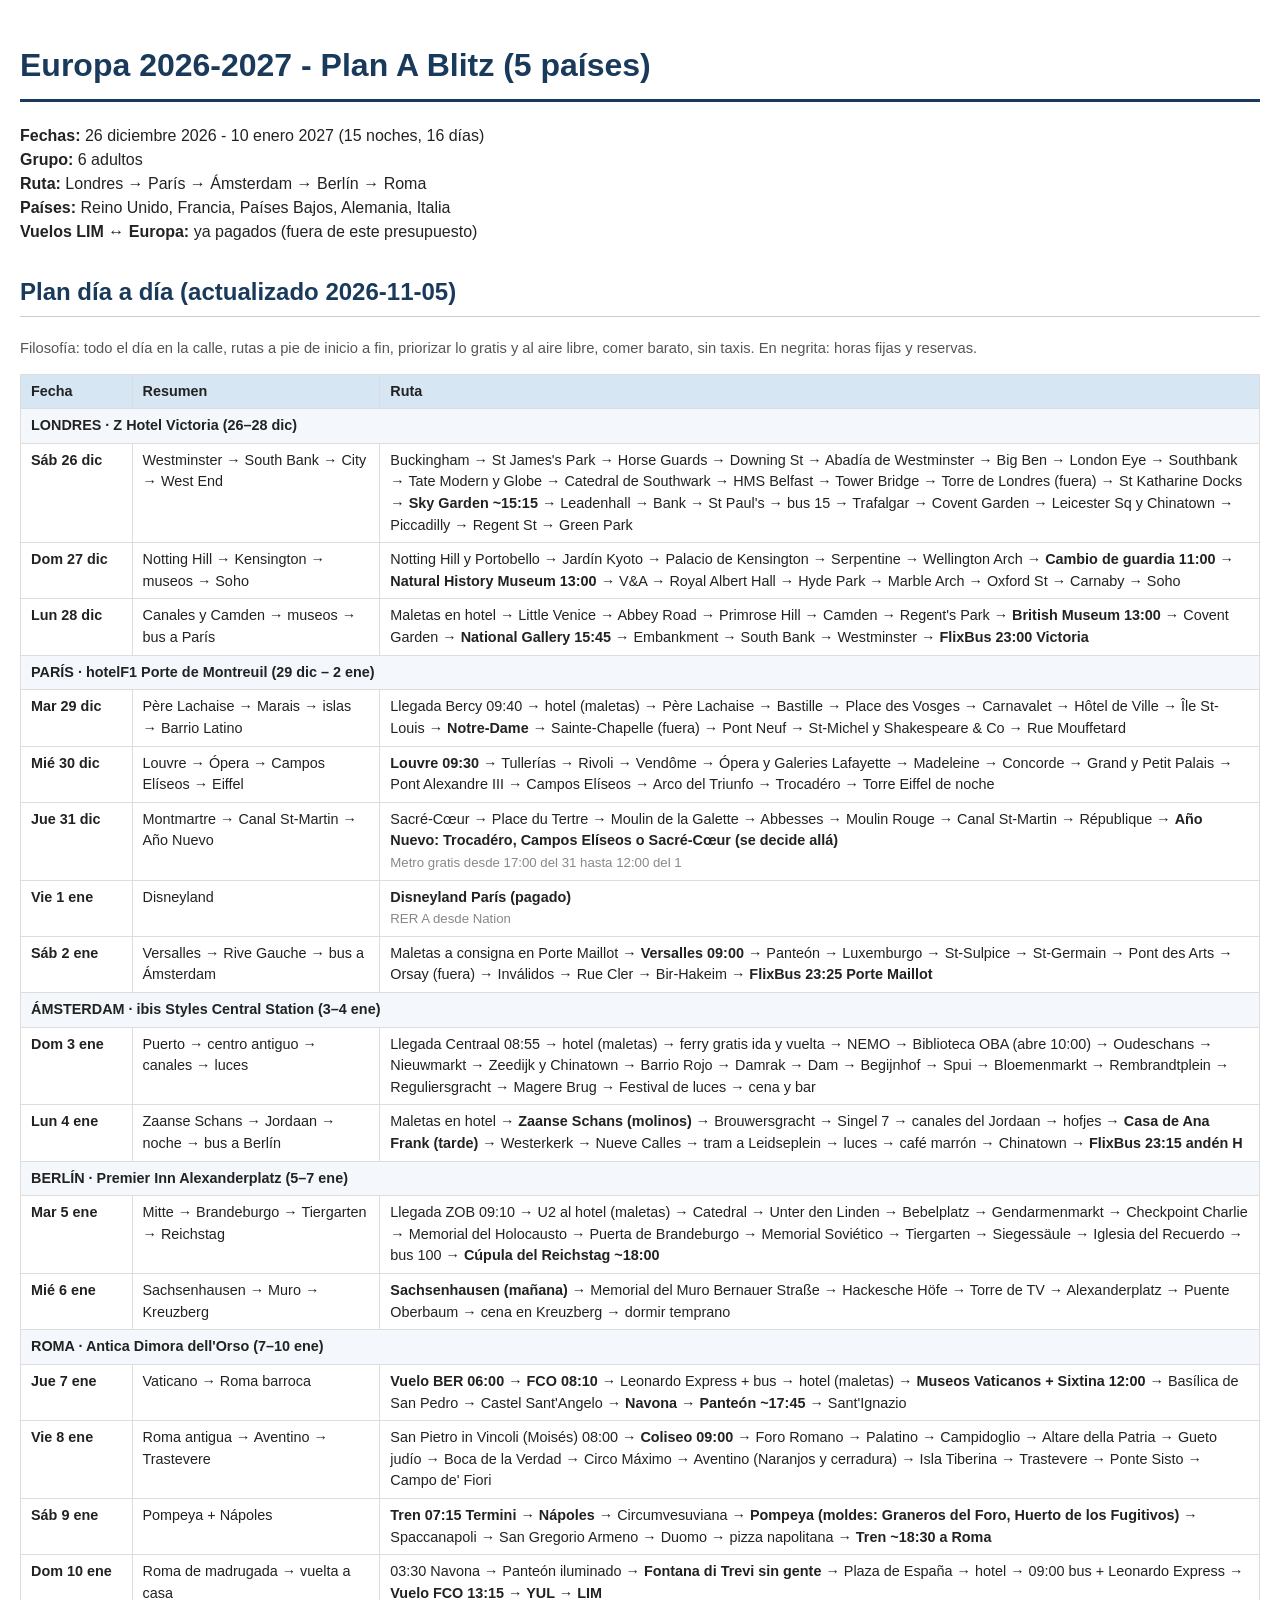
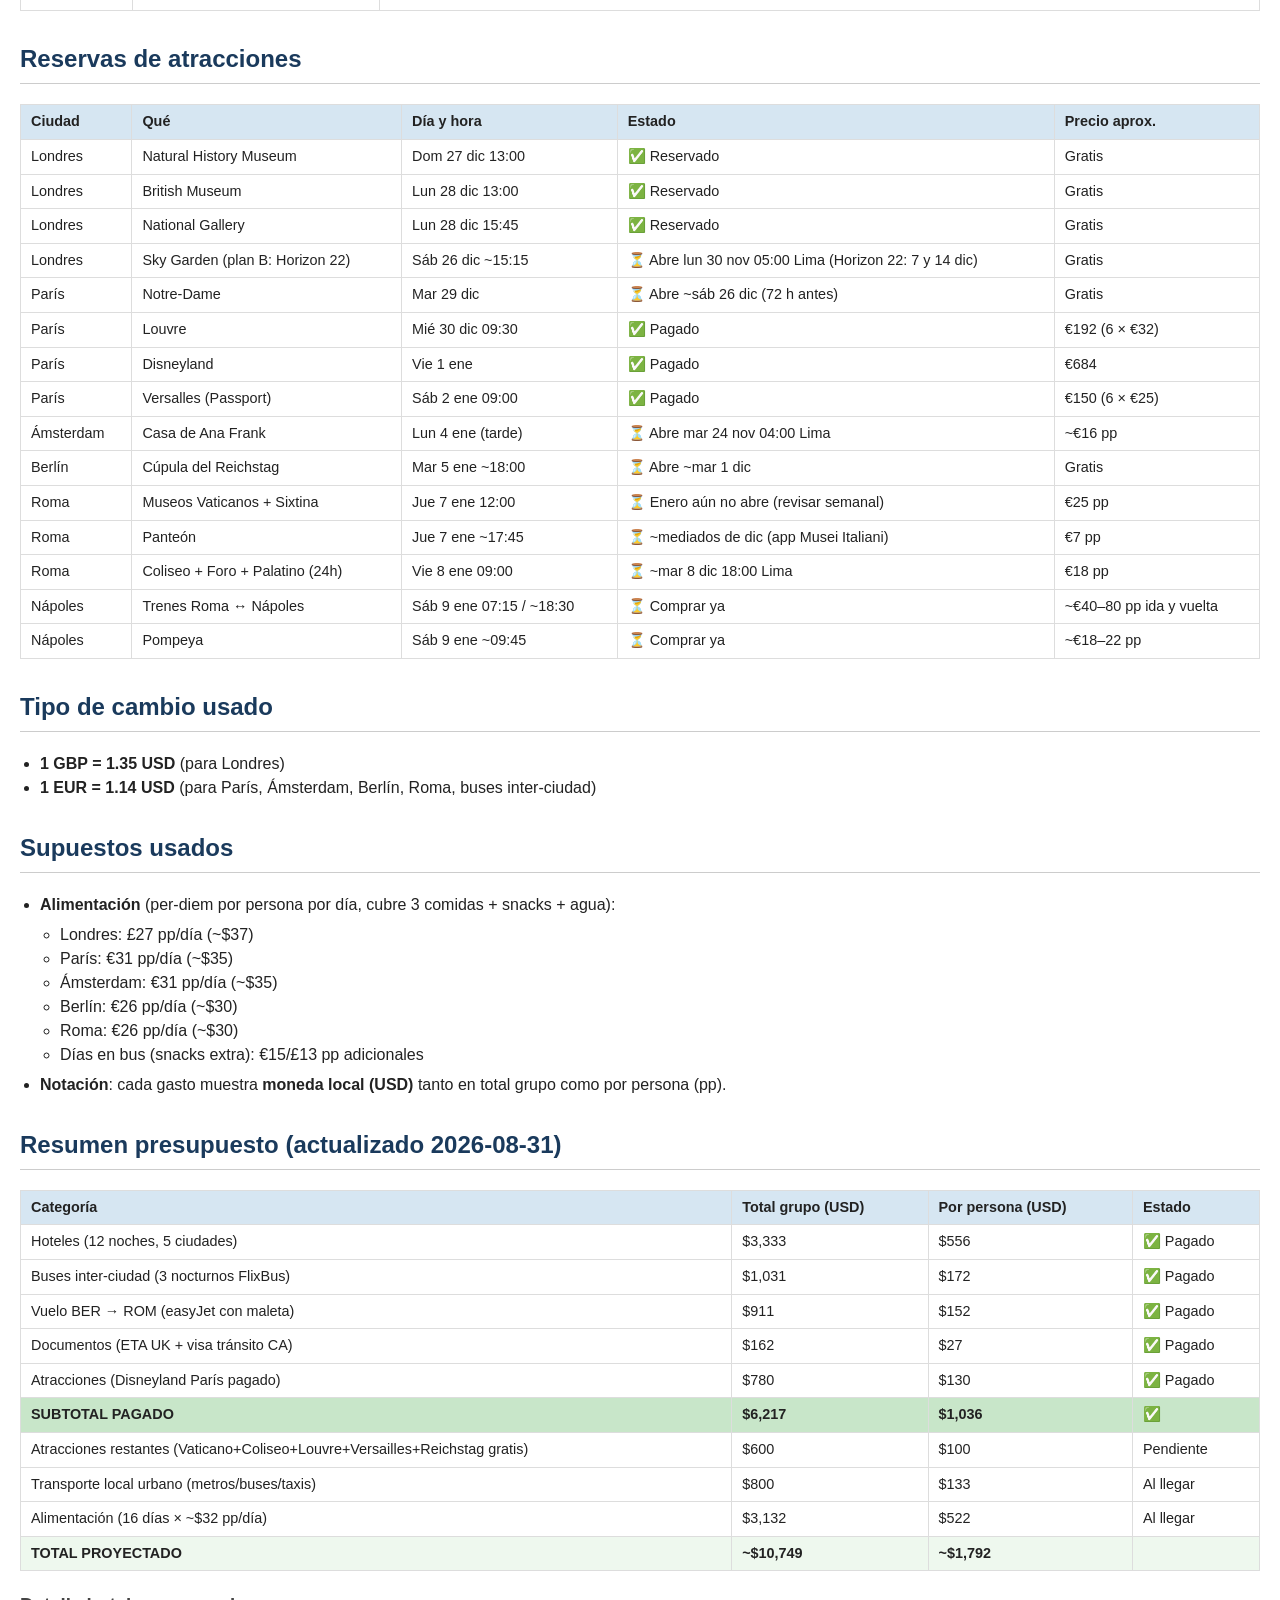
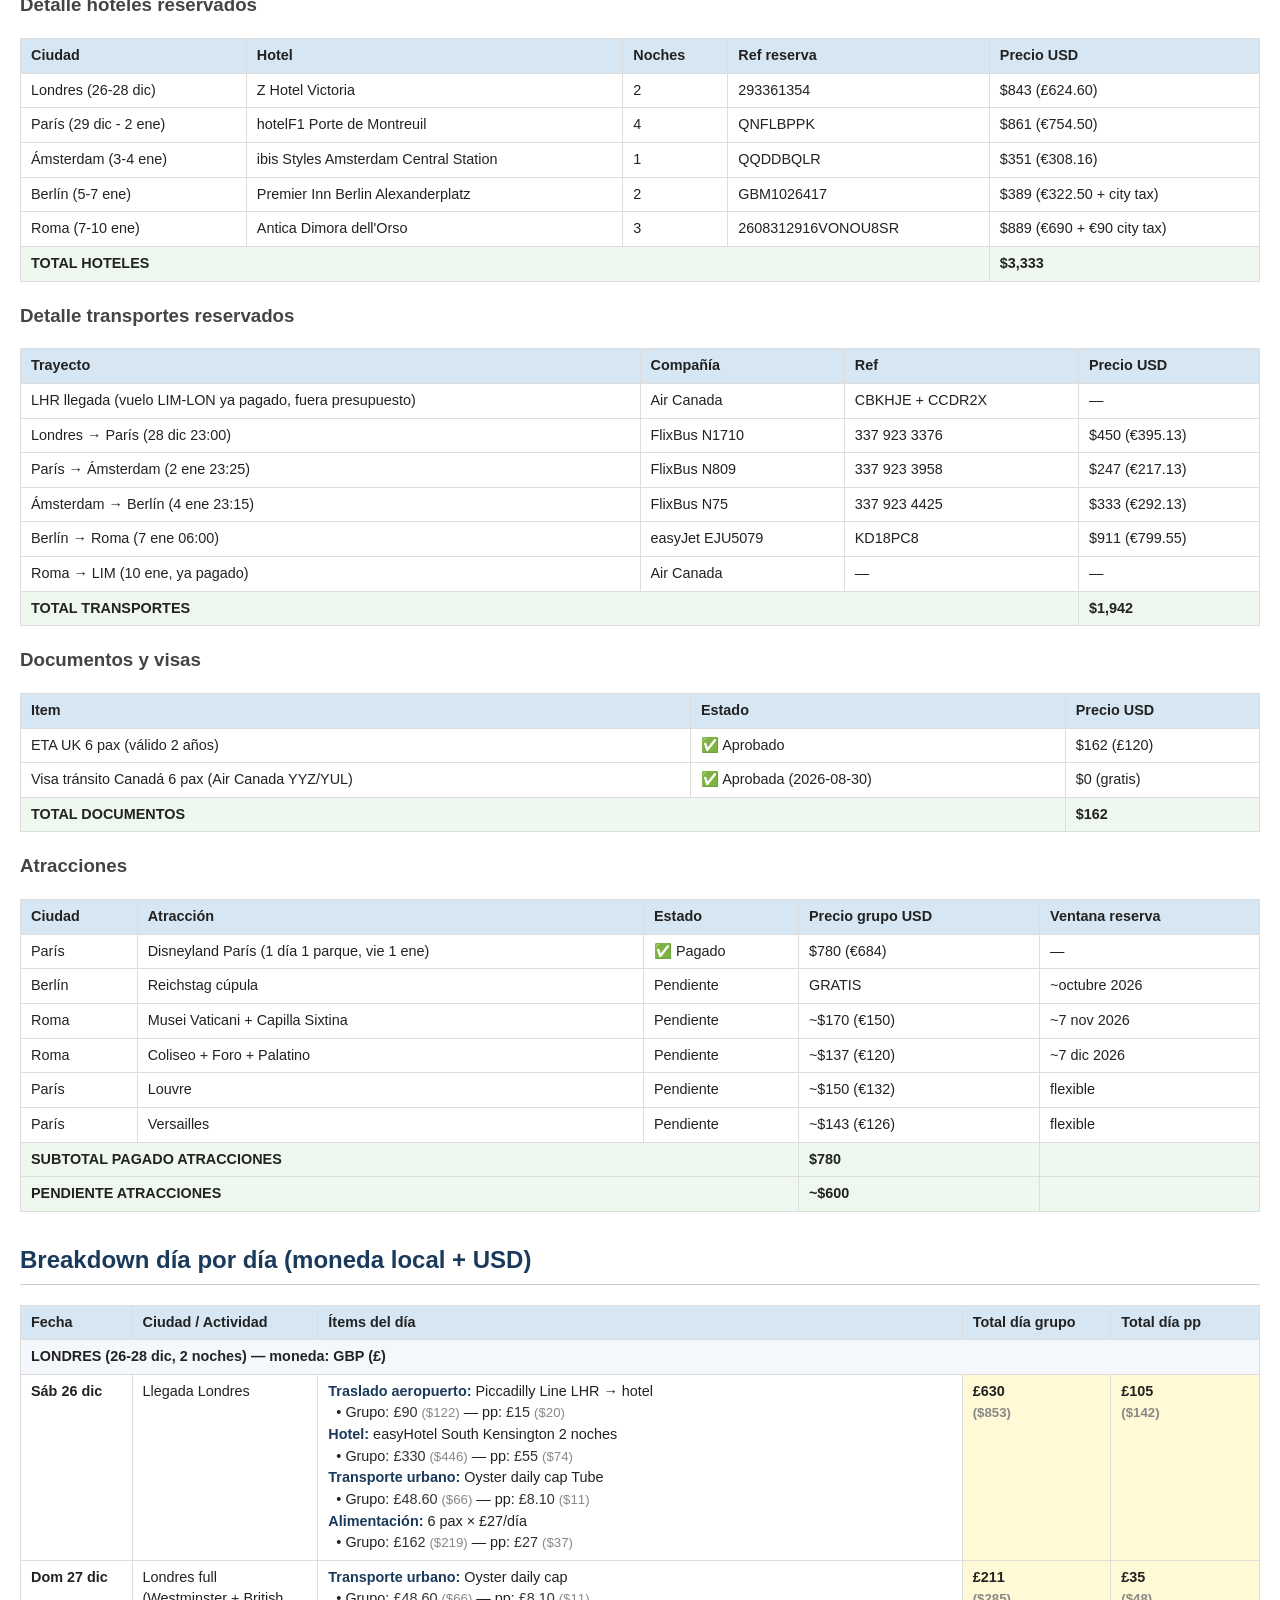
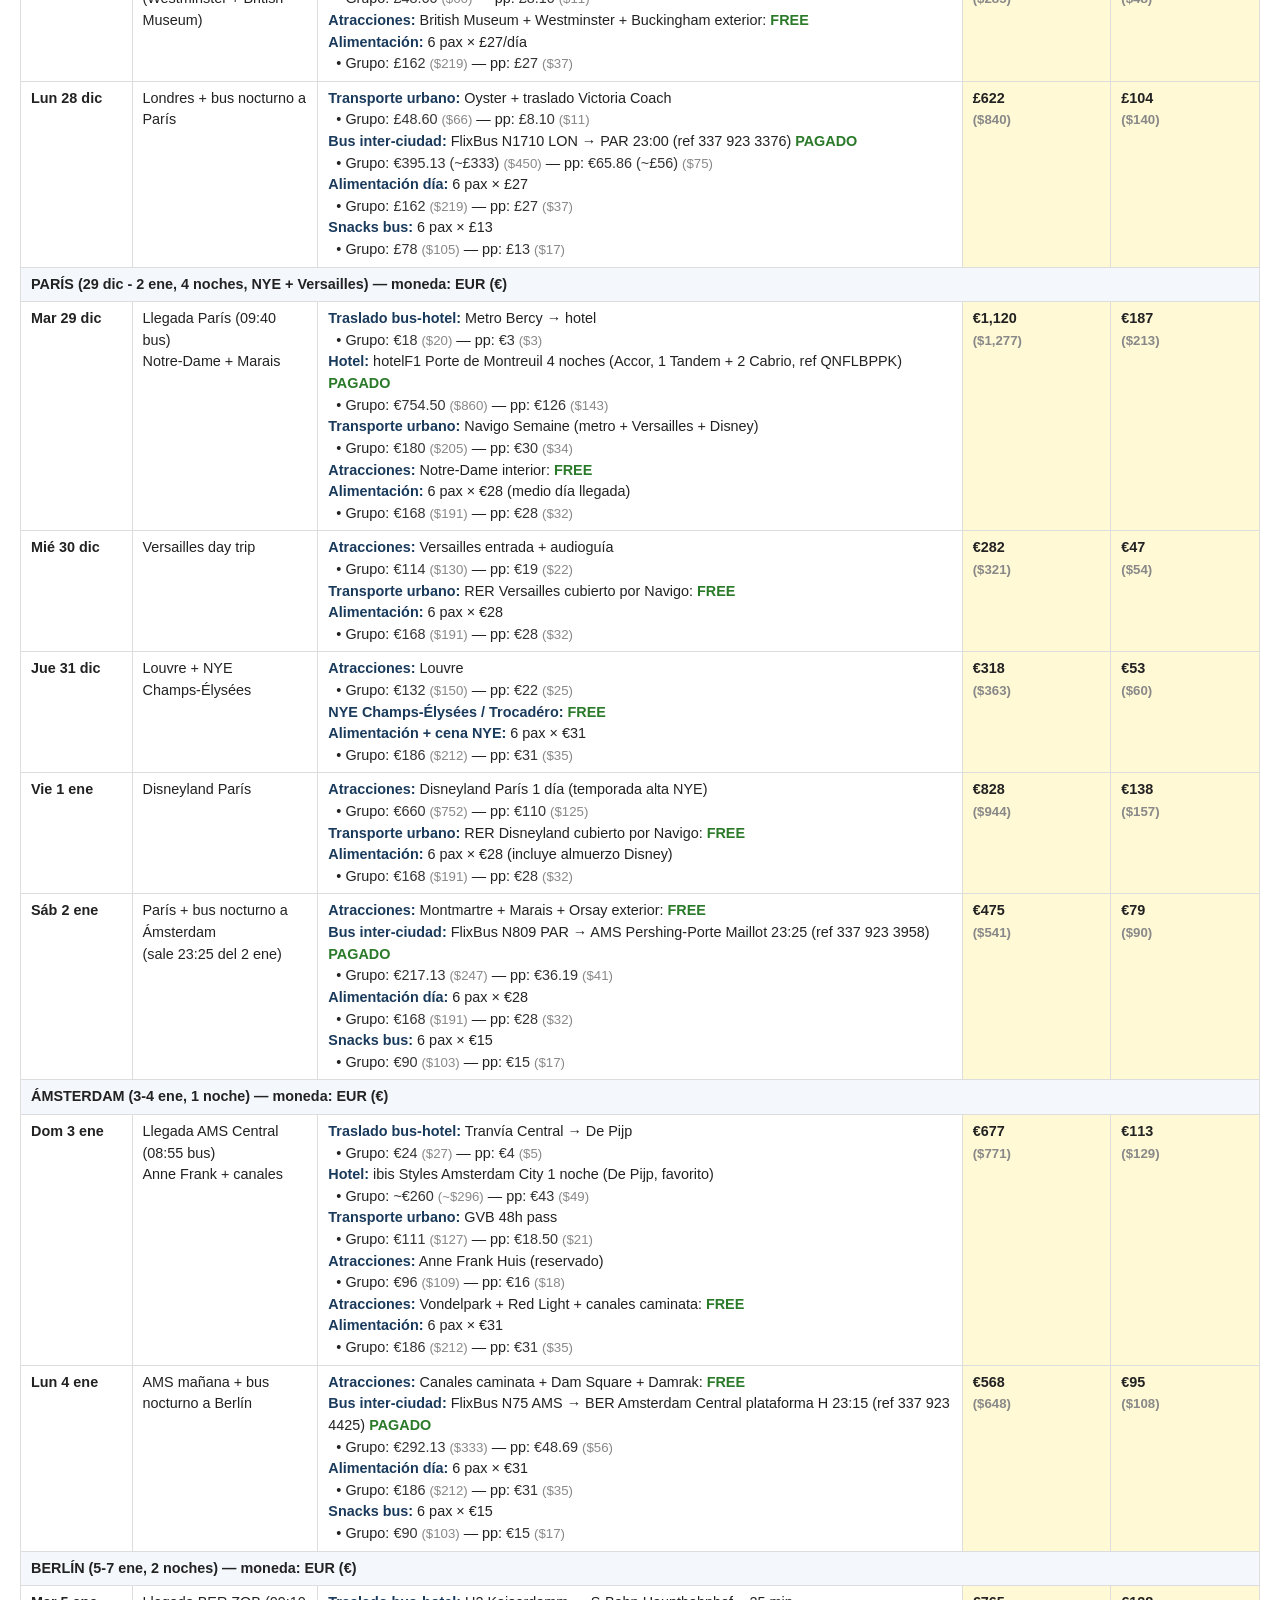
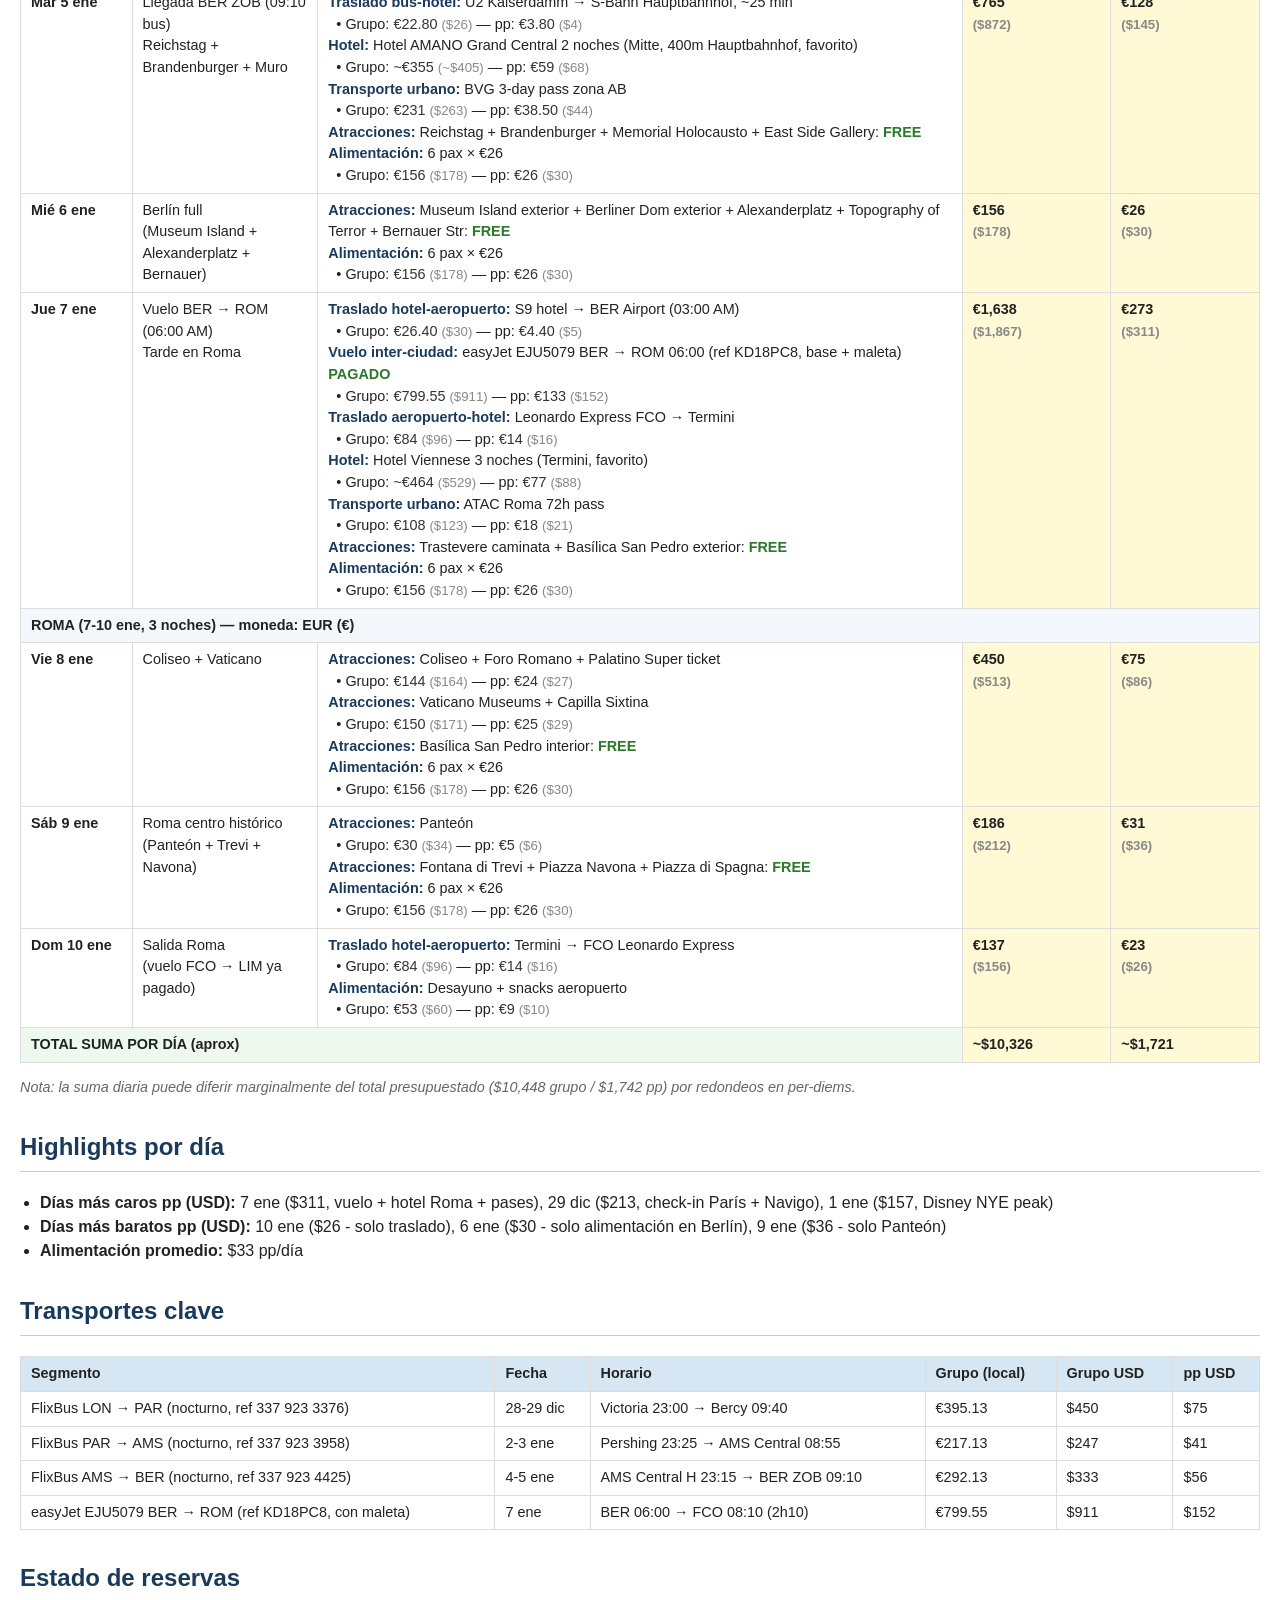
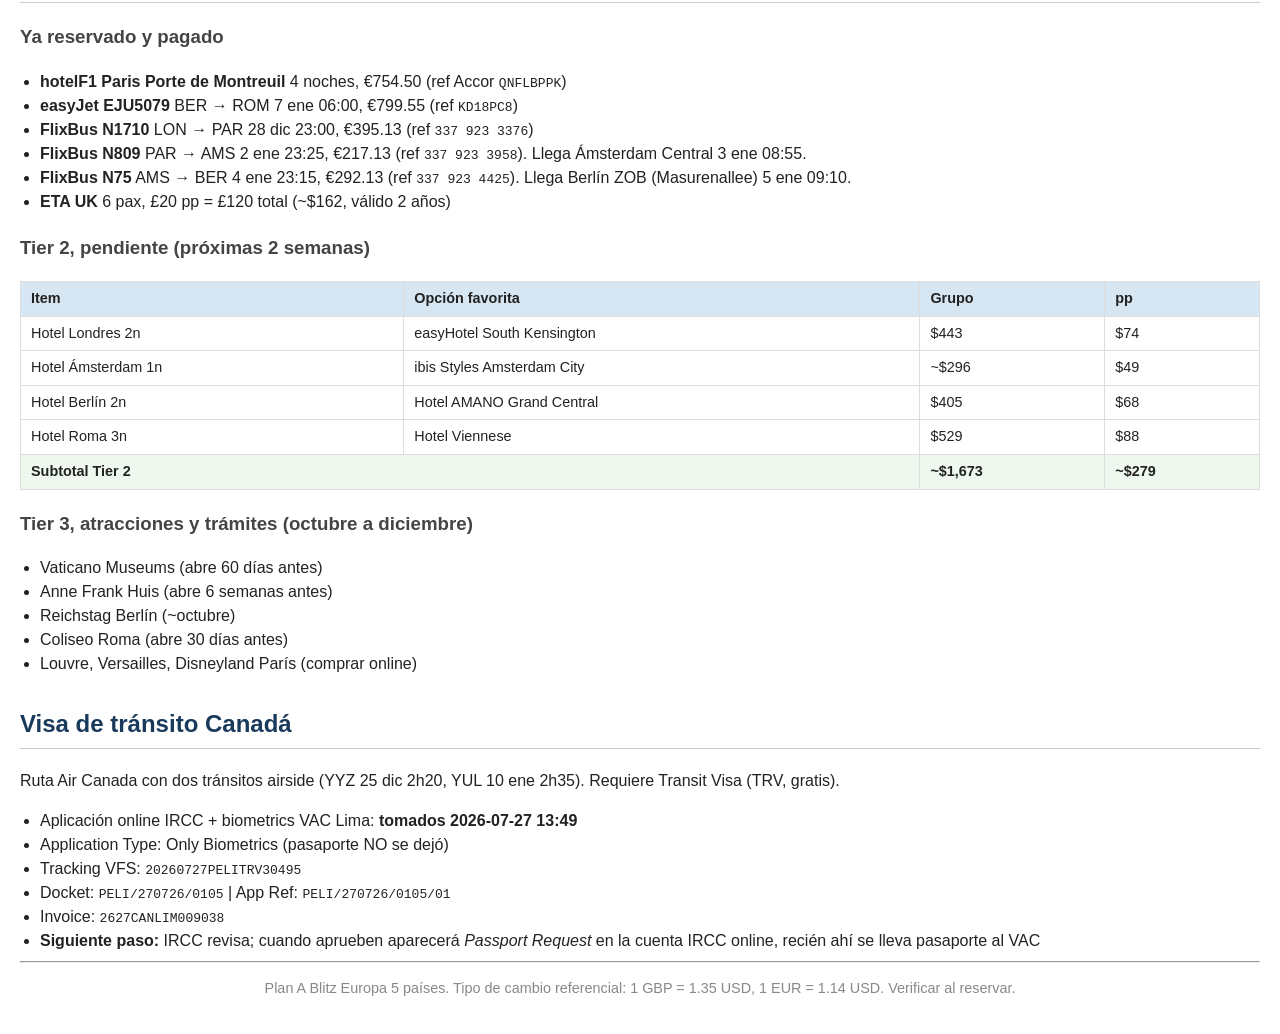
<file: viaje2027.html>
<!DOCTYPE html>
<html lang="es">
<head>
<meta charset="UTF-8">
<meta name="viewport" content="width=device-width, initial-scale=1.0">
<title>Viaje Europa 2026-2027 - Plan A Blitz</title>
<style>
  body { font-family: -apple-system, BlinkMacSystemFont, "Segoe UI", Roboto, sans-serif; max-width: 1300px; margin: 0 auto; padding: 20px; line-height: 1.5; color: #222; }
  h1 { color: #1a3a5c; border-bottom: 3px solid #1a3a5c; padding-bottom: 10px; }
  h2 { color: #1a3a5c; margin-top: 30px; border-bottom: 1px solid #ccc; padding-bottom: 6px; }
  h3 { color: #444; margin-top: 20px; }
  table { border-collapse: collapse; width: 100%; margin: 10px 0; font-size: 0.9em; }
  th, td { border: 1px solid #ddd; padding: 6px 10px; text-align: left; vertical-align: top; }
  th { background: #d6e6f2; }
  .total { font-weight: bold; background: #eef8ee; }
  .day-total { font-weight: bold; background: #fff9d6; }
  .segment { background: #f4f8fc; font-weight: bold; }
  .free { color: #2a7a2a; font-weight: bold; }
  .cat { color: #1a3a5c; font-weight: bold; }
  .local { color: #333; }
  .usd { color: #888; font-size: 0.92em; }
  ul { padding-left: 20px; margin: 6px 0; }
</style>
</head>
<body>

<h1>Europa 2026-2027 - Plan A Blitz (5 países)</h1>

<p><strong>Fechas:</strong> 26 diciembre 2026 - 10 enero 2027 (15 noches, 16 días)<br>
<strong>Grupo:</strong> 6 adultos<br>
<strong>Ruta:</strong> Londres → París → Ámsterdam → Berlín → Roma<br>
<strong>Países:</strong> Reino Unido, Francia, Países Bajos, Alemania, Italia<br>
<strong>Vuelos LIM ↔ Europa:</strong> ya pagados (fuera de este presupuesto)</p>


<h2>Plan día a día (actualizado 2026-11-05)</h2>
<p style="font-size:0.92em;color:#555;">Filosofía: todo el día en la calle, rutas a pie de inicio a fin, priorizar lo gratis y al aire libre, comer barato, sin taxis. En negrita: horas fijas y reservas.</p>
<table>
<thead><tr><th style="width:9%;">Fecha</th><th style="width:20%;">Resumen</th><th>Ruta</th></tr></thead>
<tbody>
<tr class="segment"><td colspan="3">LONDRES · Z Hotel Victoria (26–28 dic)</td></tr>
<tr><td><strong>Sáb 26 dic</strong></td><td>Westminster → South Bank → City → West End</td><td>Buckingham → St James's Park → Horse Guards → Downing St → Abadía de Westminster → Big Ben → London Eye → Southbank → Tate Modern y Globe → Catedral de Southwark → HMS Belfast → Tower Bridge → Torre de Londres (fuera) → St Katharine Docks → <strong>Sky Garden ~15:15</strong> → Leadenhall → Bank → St Paul's → bus 15 → Trafalgar → Covent Garden → Leicester Sq y Chinatown → Piccadilly → Regent St → Green Park</td></tr>
<tr><td><strong>Dom 27 dic</strong></td><td>Notting Hill → Kensington → museos → Soho</td><td>Notting Hill y Portobello → Jardín Kyoto → Palacio de Kensington → Serpentine → Wellington Arch → <strong>Cambio de guardia 11:00</strong> → <strong>Natural History Museum 13:00</strong> → V&amp;A → Royal Albert Hall → Hyde Park → Marble Arch → Oxford St → Carnaby → Soho</td></tr>
<tr><td><strong>Lun 28 dic</strong></td><td>Canales y Camden → museos → bus a París</td><td>Maletas en hotel → Little Venice → Abbey Road → Primrose Hill → Camden → Regent's Park → <strong>British Museum 13:00</strong> → Covent Garden → <strong>National Gallery 15:45</strong> → Embankment → South Bank → Westminster → <strong>FlixBus 23:00 Victoria</strong></td></tr>
<tr class="segment"><td colspan="3">PARÍS · hotelF1 Porte de Montreuil (29 dic – 2 ene)</td></tr>
<tr><td><strong>Mar 29 dic</strong></td><td>Père Lachaise → Marais → islas → Barrio Latino</td><td>Llegada Bercy 09:40 → hotel (maletas) → Père Lachaise → Bastille → Place des Vosges → Carnavalet → Hôtel de Ville → Île St-Louis → <strong>Notre-Dame</strong> → Sainte-Chapelle (fuera) → Pont Neuf → St-Michel y Shakespeare &amp; Co → Rue Mouffetard</td></tr>
<tr><td><strong>Mié 30 dic</strong></td><td>Louvre → Ópera → Campos Elíseos → Eiffel</td><td><strong>Louvre 09:30</strong> → Tullerías → Rivoli → Vendôme → Ópera y Galeries Lafayette → Madeleine → Concorde → Grand y Petit Palais → Pont Alexandre III → Campos Elíseos → Arco del Triunfo → Trocadéro → Torre Eiffel de noche</td></tr>
<tr><td><strong>Jue 31 dic</strong></td><td>Montmartre → Canal St-Martin → Año Nuevo</td><td>Sacré-Cœur → Place du Tertre → Moulin de la Galette → Abbesses → Moulin Rouge → Canal St-Martin → République → <strong>Año Nuevo: Trocadéro, Campos Elíseos o Sacré-Cœur (se decide allá)</strong><br><span class="usd">Metro gratis desde 17:00 del 31 hasta 12:00 del 1</span></td></tr>
<tr><td><strong>Vie 1 ene</strong></td><td>Disneyland</td><td><strong>Disneyland París (pagado)</strong><br><span class="usd">RER A desde Nation</span></td></tr>
<tr><td><strong>Sáb 2 ene</strong></td><td>Versalles → Rive Gauche → bus a Ámsterdam</td><td>Maletas a consigna en Porte Maillot → <strong>Versalles 09:00</strong> → Panteón → Luxemburgo → St-Sulpice → St-Germain → Pont des Arts → Orsay (fuera) → Inválidos → Rue Cler → Bir-Hakeim → <strong>FlixBus 23:25 Porte Maillot</strong></td></tr>
<tr class="segment"><td colspan="3">ÁMSTERDAM · ibis Styles Central Station (3–4 ene)</td></tr>
<tr><td><strong>Dom 3 ene</strong></td><td>Puerto → centro antiguo → canales → luces</td><td>Llegada Centraal 08:55 → hotel (maletas) → ferry gratis ida y vuelta → NEMO → Biblioteca OBA (abre 10:00) → Oudeschans → Nieuwmarkt → Zeedijk y Chinatown → Barrio Rojo → Damrak → Dam → Begijnhof → Spui → Bloemenmarkt → Rembrandtplein → Reguliersgracht → Magere Brug → Festival de luces → cena y bar</td></tr>
<tr><td><strong>Lun 4 ene</strong></td><td>Zaanse Schans → Jordaan → noche → bus a Berlín</td><td>Maletas en hotel → <strong>Zaanse Schans (molinos)</strong> → Brouwersgracht → Singel 7 → canales del Jordaan → hofjes → <strong>Casa de Ana Frank (tarde)</strong> → Westerkerk → Nueve Calles → tram a Leidseplein → luces → café marrón → Chinatown → <strong>FlixBus 23:15 andén H</strong></td></tr>
<tr class="segment"><td colspan="3">BERLÍN · Premier Inn Alexanderplatz (5–7 ene)</td></tr>
<tr><td><strong>Mar 5 ene</strong></td><td>Mitte → Brandeburgo → Tiergarten → Reichstag</td><td>Llegada ZOB 09:10 → U2 al hotel (maletas) → Catedral → Unter den Linden → Bebelplatz → Gendarmenmarkt → Checkpoint Charlie → Memorial del Holocausto → Puerta de Brandeburgo → Memorial Soviético → Tiergarten → Siegessäule → Iglesia del Recuerdo → bus 100 → <strong>Cúpula del Reichstag ~18:00</strong></td></tr>
<tr><td><strong>Mié 6 ene</strong></td><td>Sachsenhausen → Muro → Kreuzberg</td><td><strong>Sachsenhausen (mañana)</strong> → Memorial del Muro Bernauer Straße → Hackesche Höfe → Torre de TV → Alexanderplatz → Puente Oberbaum → cena en Kreuzberg → dormir temprano</td></tr>
<tr class="segment"><td colspan="3">ROMA · Antica Dimora dell'Orso (7–10 ene)</td></tr>
<tr><td><strong>Jue 7 ene</strong></td><td>Vaticano → Roma barroca</td><td><strong>Vuelo BER 06:00 → FCO 08:10</strong> → Leonardo Express + bus → hotel (maletas) → <strong>Museos Vaticanos + Sixtina 12:00</strong> → Basílica de San Pedro → Castel Sant'Angelo → <strong>Navona</strong> → <strong>Panteón ~17:45</strong> → Sant'Ignazio</td></tr>
<tr><td><strong>Vie 8 ene</strong></td><td>Roma antigua → Aventino → Trastevere</td><td>San Pietro in Vincoli (Moisés) 08:00 → <strong>Coliseo 09:00</strong> → Foro Romano → Palatino → Campidoglio → Altare della Patria → Gueto judío → Boca de la Verdad → Circo Máximo → Aventino (Naranjos y cerradura) → Isla Tiberina → Trastevere → Ponte Sisto → Campo de' Fiori</td></tr>
<tr><td><strong>Sáb 9 ene</strong></td><td>Pompeya + Nápoles</td><td><strong>Tren 07:15 Termini → Nápoles</strong> → Circumvesuviana → <strong>Pompeya (moldes: Graneros del Foro, Huerto de los Fugitivos)</strong> → Spaccanapoli → San Gregorio Armeno → Duomo → pizza napolitana → <strong>Tren ~18:30 a Roma</strong></td></tr>
<tr><td><strong>Dom 10 ene</strong></td><td>Roma de madrugada → vuelta a casa</td><td>03:30 Navona → Panteón iluminado → <strong>Fontana di Trevi sin gente</strong> → Plaza de España → hotel → 09:00 bus + Leonardo Express → <strong>Vuelo FCO 13:15 → YUL → LIM</strong></td></tr>
</tbody>
</table>

<h2>Reservas de atracciones</h2>
<table>
<thead><tr><th>Ciudad</th><th>Qué</th><th>Día y hora</th><th>Estado</th><th>Precio aprox.</th></tr></thead>
<tbody>
<tr><td>Londres</td><td>Natural History Museum</td><td>Dom 27 dic 13:00</td><td>✅ Reservado</td><td>Gratis</td></tr>
<tr><td>Londres</td><td>British Museum</td><td>Lun 28 dic 13:00</td><td>✅ Reservado</td><td>Gratis</td></tr>
<tr><td>Londres</td><td>National Gallery</td><td>Lun 28 dic 15:45</td><td>✅ Reservado</td><td>Gratis</td></tr>
<tr><td>Londres</td><td>Sky Garden (plan B: Horizon 22)</td><td>Sáb 26 dic ~15:15</td><td>⏳ Abre lun 30 nov 05:00 Lima (Horizon 22: 7 y 14 dic)</td><td>Gratis</td></tr>
<tr><td>París</td><td>Notre-Dame</td><td>Mar 29 dic</td><td>⏳ Abre ~sáb 26 dic (72 h antes)</td><td>Gratis</td></tr>
<tr><td>París</td><td>Louvre</td><td>Mié 30 dic 09:30</td><td>✅ Pagado</td><td>€192 (6 × €32)</td></tr>
<tr><td>París</td><td>Disneyland</td><td>Vie 1 ene</td><td>✅ Pagado</td><td>€684</td></tr>
<tr><td>París</td><td>Versalles (Passport)</td><td>Sáb 2 ene 09:00</td><td>✅ Pagado</td><td>€150 (6 × €25)</td></tr>
<tr><td>Ámsterdam</td><td>Casa de Ana Frank</td><td>Lun 4 ene (tarde)</td><td>⏳ Abre mar 24 nov 04:00 Lima</td><td>~€16 pp</td></tr>
<tr><td>Berlín</td><td>Cúpula del Reichstag</td><td>Mar 5 ene ~18:00</td><td>⏳ Abre ~mar 1 dic</td><td>Gratis</td></tr>
<tr><td>Roma</td><td>Museos Vaticanos + Sixtina</td><td>Jue 7 ene 12:00</td><td>⏳ Enero aún no abre (revisar semanal)</td><td>€25 pp</td></tr>
<tr><td>Roma</td><td>Panteón</td><td>Jue 7 ene ~17:45</td><td>⏳ ~mediados de dic (app Musei Italiani)</td><td>€7 pp</td></tr>
<tr><td>Roma</td><td>Coliseo + Foro + Palatino (24h)</td><td>Vie 8 ene 09:00</td><td>⏳ ~mar 8 dic 18:00 Lima</td><td>€18 pp</td></tr>
<tr><td>Nápoles</td><td>Trenes Roma ↔ Nápoles</td><td>Sáb 9 ene 07:15 / ~18:30</td><td>⏳ Comprar ya</td><td>~€40–80 pp ida y vuelta</td></tr>
<tr><td>Nápoles</td><td>Pompeya</td><td>Sáb 9 ene ~09:45</td><td>⏳ Comprar ya</td><td>~€18–22 pp</td></tr>
</tbody>
</table>

<h2>Tipo de cambio usado</h2>
<ul>
<li><strong>1 GBP = 1.35 USD</strong> (para Londres)</li>
<li><strong>1 EUR = 1.14 USD</strong> (para París, Ámsterdam, Berlín, Roma, buses inter-ciudad)</li>
</ul>

<h2>Supuestos usados</h2>
<ul>
<li><strong>Alimentación</strong> (per-diem por persona por día, cubre 3 comidas + snacks + agua):
  <ul>
    <li>Londres: £27 pp/día (~$37)</li>
    <li>París: €31 pp/día (~$35)</li>
    <li>Ámsterdam: €31 pp/día (~$35)</li>
    <li>Berlín: €26 pp/día (~$30)</li>
    <li>Roma: €26 pp/día (~$30)</li>
    <li>Días en bus (snacks extra): €15/£13 pp adicionales</li>
  </ul>
</li>
<li><strong>Notación</strong>: cada gasto muestra <strong>moneda local (USD)</strong> tanto en total grupo como por persona (pp).</li>
</ul>

<h2>Resumen presupuesto (actualizado 2026-08-31)</h2>
<table>
<thead>
<tr><th>Categoría</th><th>Total grupo (USD)</th><th>Por persona (USD)</th><th>Estado</th></tr>
</thead>
<tbody>
<tr><td>Hoteles (12 noches, 5 ciudades)</td><td>$3,333</td><td>$556</td><td>✅ Pagado</td></tr>
<tr><td>Buses inter-ciudad (3 nocturnos FlixBus)</td><td>$1,031</td><td>$172</td><td>✅ Pagado</td></tr>
<tr><td>Vuelo BER → ROM (easyJet con maleta)</td><td>$911</td><td>$152</td><td>✅ Pagado</td></tr>
<tr><td>Documentos (ETA UK + visa tránsito CA)</td><td>$162</td><td>$27</td><td>✅ Pagado</td></tr>
<tr><td>Atracciones (Disneyland París pagado)</td><td>$780</td><td>$130</td><td>✅ Pagado</td></tr>
<tr class="total" style="background:#c8e6c9;"><td><strong>SUBTOTAL PAGADO</strong></td><td><strong>$6,217</strong></td><td><strong>$1,036</strong></td><td><strong>✅</strong></td></tr>
<tr><td>Atracciones restantes (Vaticano+Coliseo+Louvre+Versailles+Reichstag gratis)</td><td>$600</td><td>$100</td><td>Pendiente</td></tr>
<tr><td>Transporte local urbano (metros/buses/taxis)</td><td>$800</td><td>$133</td><td>Al llegar</td></tr>
<tr><td>Alimentación (16 días × ~$32 pp/día)</td><td>$3,132</td><td>$522</td><td>Al llegar</td></tr>
<tr class="total"><td><strong>TOTAL PROYECTADO</strong></td><td><strong>~$10,749</strong></td><td><strong>~$1,792</strong></td><td></td></tr>
</tbody>
</table>

<h3>Detalle hoteles reservados</h3>
<table>
<thead>
<tr><th>Ciudad</th><th>Hotel</th><th>Noches</th><th>Ref reserva</th><th>Precio USD</th></tr>
</thead>
<tbody>
<tr><td>Londres (26-28 dic)</td><td>Z Hotel Victoria</td><td>2</td><td>293361354</td><td>$843 (£624.60)</td></tr>
<tr><td>París (29 dic - 2 ene)</td><td>hotelF1 Porte de Montreuil</td><td>4</td><td>QNFLBPPK</td><td>$861 (€754.50)</td></tr>
<tr><td>Ámsterdam (3-4 ene)</td><td>ibis Styles Amsterdam Central Station</td><td>1</td><td>QQDDBQLR</td><td>$351 (€308.16)</td></tr>
<tr><td>Berlín (5-7 ene)</td><td>Premier Inn Berlin Alexanderplatz</td><td>2</td><td>GBM1026417</td><td>$389 (€322.50 + city tax)</td></tr>
<tr><td>Roma (7-10 ene)</td><td>Antica Dimora dell'Orso</td><td>3</td><td>2608312916VONOU8SR</td><td>$889 (€690 + €90 city tax)</td></tr>
<tr class="total"><td colspan="4"><strong>TOTAL HOTELES</strong></td><td><strong>$3,333</strong></td></tr>
</tbody>
</table>

<h3>Detalle transportes reservados</h3>
<table>
<thead>
<tr><th>Trayecto</th><th>Compañía</th><th>Ref</th><th>Precio USD</th></tr>
</thead>
<tbody>
<tr><td>LHR llegada (vuelo LIM-LON ya pagado, fuera presupuesto)</td><td>Air Canada</td><td>CBKHJE + CCDR2X</td><td>—</td></tr>
<tr><td>Londres → París (28 dic 23:00)</td><td>FlixBus N1710</td><td>337 923 3376</td><td>$450 (€395.13)</td></tr>
<tr><td>París → Ámsterdam (2 ene 23:25)</td><td>FlixBus N809</td><td>337 923 3958</td><td>$247 (€217.13)</td></tr>
<tr><td>Ámsterdam → Berlín (4 ene 23:15)</td><td>FlixBus N75</td><td>337 923 4425</td><td>$333 (€292.13)</td></tr>
<tr><td>Berlín → Roma (7 ene 06:00)</td><td>easyJet EJU5079</td><td>KD18PC8</td><td>$911 (€799.55)</td></tr>
<tr><td>Roma → LIM (10 ene, ya pagado)</td><td>Air Canada</td><td>—</td><td>—</td></tr>
<tr class="total"><td colspan="3"><strong>TOTAL TRANSPORTES</strong></td><td><strong>$1,942</strong></td></tr>
</tbody>
</table>

<h3>Documentos y visas</h3>
<table>
<thead>
<tr><th>Item</th><th>Estado</th><th>Precio USD</th></tr>
</thead>
<tbody>
<tr><td>ETA UK 6 pax (válido 2 años)</td><td>✅ Aprobado</td><td>$162 (£120)</td></tr>
<tr><td>Visa tránsito Canadá 6 pax (Air Canada YYZ/YUL)</td><td>✅ Aprobada (2026-08-30)</td><td>$0 (gratis)</td></tr>
<tr class="total"><td colspan="2"><strong>TOTAL DOCUMENTOS</strong></td><td><strong>$162</strong></td></tr>
</tbody>
</table>

<h3>Atracciones</h3>
<table>
<thead>
<tr><th>Ciudad</th><th>Atracción</th><th>Estado</th><th>Precio grupo USD</th><th>Ventana reserva</th></tr>
</thead>
<tbody>
<tr><td>París</td><td>Disneyland París (1 día 1 parque, vie 1 ene)</td><td>✅ Pagado</td><td>$780 (€684)</td><td>—</td></tr>
<tr><td>Berlín</td><td>Reichstag cúpula</td><td>Pendiente</td><td>GRATIS</td><td>~octubre 2026</td></tr>
<tr><td>Roma</td><td>Musei Vaticani + Capilla Sixtina</td><td>Pendiente</td><td>~$170 (€150)</td><td>~7 nov 2026</td></tr>
<tr><td>Roma</td><td>Coliseo + Foro + Palatino</td><td>Pendiente</td><td>~$137 (€120)</td><td>~7 dic 2026</td></tr>
<tr><td>París</td><td>Louvre</td><td>Pendiente</td><td>~$150 (€132)</td><td>flexible</td></tr>
<tr><td>París</td><td>Versailles</td><td>Pendiente</td><td>~$143 (€126)</td><td>flexible</td></tr>
<tr class="total"><td colspan="3"><strong>SUBTOTAL PAGADO ATRACCIONES</strong></td><td><strong>$780</strong></td><td></td></tr>
<tr class="total"><td colspan="3"><strong>PENDIENTE ATRACCIONES</strong></td><td><strong>~$600</strong></td><td></td></tr>
</tbody>
</table>

<h2>Breakdown día por día (moneda local + USD)</h2>

<table>
<thead>
<tr><th style="width: 9%;">Fecha</th><th style="width: 15%;">Ciudad / Actividad</th><th>Ítems del día</th><th style="width: 12%;">Total día grupo</th><th style="width: 12%;">Total día pp</th></tr>
</thead>
<tbody>

<tr class="segment"><td colspan="5">LONDRES (26-28 dic, 2 noches) — moneda: GBP (£)</td></tr>

<tr>
<td><strong>Sáb 26 dic</strong></td>
<td>Llegada Londres</td>
<td>
<span class="cat">Traslado aeropuerto:</span> Piccadilly Line LHR → hotel<br>
&nbsp;&nbsp;• Grupo: <span class="local">£90</span> <span class="usd">($122)</span> — pp: <span class="local">£15</span> <span class="usd">($20)</span><br>
<span class="cat">Hotel:</span> easyHotel South Kensington 2 noches<br>
&nbsp;&nbsp;• Grupo: <span class="local">£330</span> <span class="usd">($446)</span> — pp: <span class="local">£55</span> <span class="usd">($74)</span><br>
<span class="cat">Transporte urbano:</span> Oyster daily cap Tube<br>
&nbsp;&nbsp;• Grupo: <span class="local">£48.60</span> <span class="usd">($66)</span> — pp: <span class="local">£8.10</span> <span class="usd">($11)</span><br>
<span class="cat">Alimentación:</span> 6 pax × £27/día<br>
&nbsp;&nbsp;• Grupo: <span class="local">£162</span> <span class="usd">($219)</span> — pp: <span class="local">£27</span> <span class="usd">($37)</span>
</td>
<td class="day-total">£630 <br><span class="usd">($853)</span></td>
<td class="day-total">£105 <br><span class="usd">($142)</span></td>
</tr>

<tr>
<td><strong>Dom 27 dic</strong></td>
<td>Londres full<br>(Westminster + British Museum)</td>
<td>
<span class="cat">Transporte urbano:</span> Oyster daily cap<br>
&nbsp;&nbsp;• Grupo: <span class="local">£48.60</span> <span class="usd">($66)</span> — pp: <span class="local">£8.10</span> <span class="usd">($11)</span><br>
<span class="cat">Atracciones:</span> British Museum + Westminster + Buckingham exterior: <span class="free">FREE</span><br>
<span class="cat">Alimentación:</span> 6 pax × £27/día<br>
&nbsp;&nbsp;• Grupo: <span class="local">£162</span> <span class="usd">($219)</span> — pp: <span class="local">£27</span> <span class="usd">($37)</span>
</td>
<td class="day-total">£211 <br><span class="usd">($285)</span></td>
<td class="day-total">£35 <br><span class="usd">($48)</span></td>
</tr>

<tr>
<td><strong>Lun 28 dic</strong></td>
<td>Londres + bus nocturno a París</td>
<td>
<span class="cat">Transporte urbano:</span> Oyster + traslado Victoria Coach<br>
&nbsp;&nbsp;• Grupo: <span class="local">£48.60</span> <span class="usd">($66)</span> — pp: <span class="local">£8.10</span> <span class="usd">($11)</span><br>
<span class="cat">Bus inter-ciudad:</span> FlixBus N1710 LON → PAR 23:00 (ref 337 923 3376) <strong style="color:#2a7a2a;">PAGADO</strong><br>
&nbsp;&nbsp;• Grupo: <span class="local">€395.13 (~£333)</span> <span class="usd">($450)</span> — pp: <span class="local">€65.86 (~£56)</span> <span class="usd">($75)</span><br>
<span class="cat">Alimentación día:</span> 6 pax × £27<br>
&nbsp;&nbsp;• Grupo: <span class="local">£162</span> <span class="usd">($219)</span> — pp: <span class="local">£27</span> <span class="usd">($37)</span><br>
<span class="cat">Snacks bus:</span> 6 pax × £13<br>
&nbsp;&nbsp;• Grupo: <span class="local">£78</span> <span class="usd">($105)</span> — pp: <span class="local">£13</span> <span class="usd">($17)</span>
</td>
<td class="day-total">£622 <br><span class="usd">($840)</span></td>
<td class="day-total">£104 <br><span class="usd">($140)</span></td>
</tr>

<tr class="segment"><td colspan="5">PARÍS (29 dic - 2 ene, 4 noches, NYE + Versailles) — moneda: EUR (€)</td></tr>

<tr>
<td><strong>Mar 29 dic</strong></td>
<td>Llegada París (09:40 bus)<br>Notre-Dame + Marais</td>
<td>
<span class="cat">Traslado bus-hotel:</span> Metro Bercy → hotel<br>
&nbsp;&nbsp;• Grupo: <span class="local">€18</span> <span class="usd">($20)</span> — pp: <span class="local">€3</span> <span class="usd">($3)</span><br>
<span class="cat">Hotel:</span> hotelF1 Porte de Montreuil 4 noches (Accor, 1 Tandem + 2 Cabrio, ref QNFLBPPK) <strong style="color:#2a7a2a;">PAGADO</strong><br>
&nbsp;&nbsp;• Grupo: <span class="local">€754.50</span> <span class="usd">($860)</span> — pp: <span class="local">€126</span> <span class="usd">($143)</span><br>
<span class="cat">Transporte urbano:</span> Navigo Semaine (metro + Versailles + Disney)<br>
&nbsp;&nbsp;• Grupo: <span class="local">€180</span> <span class="usd">($205)</span> — pp: <span class="local">€30</span> <span class="usd">($34)</span><br>
<span class="cat">Atracciones:</span> Notre-Dame interior: <span class="free">FREE</span><br>
<span class="cat">Alimentación:</span> 6 pax × €28 (medio día llegada)<br>
&nbsp;&nbsp;• Grupo: <span class="local">€168</span> <span class="usd">($191)</span> — pp: <span class="local">€28</span> <span class="usd">($32)</span>
</td>
<td class="day-total">€1,120 <br><span class="usd">($1,277)</span></td>
<td class="day-total">€187 <br><span class="usd">($213)</span></td>
</tr>

<tr>
<td><strong>Mié 30 dic</strong></td>
<td>Versailles day trip</td>
<td>
<span class="cat">Atracciones:</span> Versailles entrada + audioguía<br>
&nbsp;&nbsp;• Grupo: <span class="local">€114</span> <span class="usd">($130)</span> — pp: <span class="local">€19</span> <span class="usd">($22)</span><br>
<span class="cat">Transporte urbano:</span> RER Versailles cubierto por Navigo: <span class="free">FREE</span><br>
<span class="cat">Alimentación:</span> 6 pax × €28<br>
&nbsp;&nbsp;• Grupo: <span class="local">€168</span> <span class="usd">($191)</span> — pp: <span class="local">€28</span> <span class="usd">($32)</span>
</td>
<td class="day-total">€282 <br><span class="usd">($321)</span></td>
<td class="day-total">€47 <br><span class="usd">($54)</span></td>
</tr>

<tr>
<td><strong>Jue 31 dic</strong></td>
<td>Louvre + NYE Champs-Élysées</td>
<td>
<span class="cat">Atracciones:</span> Louvre<br>
&nbsp;&nbsp;• Grupo: <span class="local">€132</span> <span class="usd">($150)</span> — pp: <span class="local">€22</span> <span class="usd">($25)</span><br>
<span class="cat">NYE Champs-Élysées / Trocadéro:</span> <span class="free">FREE</span><br>
<span class="cat">Alimentación + cena NYE:</span> 6 pax × €31<br>
&nbsp;&nbsp;• Grupo: <span class="local">€186</span> <span class="usd">($212)</span> — pp: <span class="local">€31</span> <span class="usd">($35)</span>
</td>
<td class="day-total">€318 <br><span class="usd">($363)</span></td>
<td class="day-total">€53 <br><span class="usd">($60)</span></td>
</tr>

<tr>
<td><strong>Vie 1 ene</strong></td>
<td>Disneyland París</td>
<td>
<span class="cat">Atracciones:</span> Disneyland París 1 día (temporada alta NYE)<br>
&nbsp;&nbsp;• Grupo: <span class="local">€660</span> <span class="usd">($752)</span> — pp: <span class="local">€110</span> <span class="usd">($125)</span><br>
<span class="cat">Transporte urbano:</span> RER Disneyland cubierto por Navigo: <span class="free">FREE</span><br>
<span class="cat">Alimentación:</span> 6 pax × €28 (incluye almuerzo Disney)<br>
&nbsp;&nbsp;• Grupo: <span class="local">€168</span> <span class="usd">($191)</span> — pp: <span class="local">€28</span> <span class="usd">($32)</span>
</td>
<td class="day-total">€828 <br><span class="usd">($944)</span></td>
<td class="day-total">€138 <br><span class="usd">($157)</span></td>
</tr>

<tr>
<td><strong>Sáb 2 ene</strong></td>
<td>París + bus nocturno a Ámsterdam<br>(sale 23:25 del 2 ene)</td>
<td>
<span class="cat">Atracciones:</span> Montmartre + Marais + Orsay exterior: <span class="free">FREE</span><br>
<span class="cat">Bus inter-ciudad:</span> FlixBus N809 PAR → AMS Pershing-Porte Maillot 23:25 (ref 337 923 3958) <strong style="color:#2a7a2a;">PAGADO</strong><br>
&nbsp;&nbsp;• Grupo: <span class="local">€217.13</span> <span class="usd">($247)</span> — pp: <span class="local">€36.19</span> <span class="usd">($41)</span><br>
<span class="cat">Alimentación día:</span> 6 pax × €28<br>
&nbsp;&nbsp;• Grupo: <span class="local">€168</span> <span class="usd">($191)</span> — pp: <span class="local">€28</span> <span class="usd">($32)</span><br>
<span class="cat">Snacks bus:</span> 6 pax × €15<br>
&nbsp;&nbsp;• Grupo: <span class="local">€90</span> <span class="usd">($103)</span> — pp: <span class="local">€15</span> <span class="usd">($17)</span>
</td>
<td class="day-total">€475 <br><span class="usd">($541)</span></td>
<td class="day-total">€79 <br><span class="usd">($90)</span></td>
</tr>

<tr class="segment"><td colspan="5">ÁMSTERDAM (3-4 ene, 1 noche) — moneda: EUR (€)</td></tr>

<tr>
<td><strong>Dom 3 ene</strong></td>
<td>Llegada AMS Central (08:55 bus)<br>Anne Frank + canales</td>
<td>
<span class="cat">Traslado bus-hotel:</span> Tranvía Central → De Pijp<br>
&nbsp;&nbsp;• Grupo: <span class="local">€24</span> <span class="usd">($27)</span> — pp: <span class="local">€4</span> <span class="usd">($5)</span><br>
<span class="cat">Hotel:</span> ibis Styles Amsterdam City 1 noche (De Pijp, favorito)<br>
&nbsp;&nbsp;• Grupo: <span class="local">~€260</span> <span class="usd">(~$296)</span> — pp: <span class="local">€43</span> <span class="usd">($49)</span><br>
<span class="cat">Transporte urbano:</span> GVB 48h pass<br>
&nbsp;&nbsp;• Grupo: <span class="local">€111</span> <span class="usd">($127)</span> — pp: <span class="local">€18.50</span> <span class="usd">($21)</span><br>
<span class="cat">Atracciones:</span> Anne Frank Huis (reservado)<br>
&nbsp;&nbsp;• Grupo: <span class="local">€96</span> <span class="usd">($109)</span> — pp: <span class="local">€16</span> <span class="usd">($18)</span><br>
<span class="cat">Atracciones:</span> Vondelpark + Red Light + canales caminata: <span class="free">FREE</span><br>
<span class="cat">Alimentación:</span> 6 pax × €31<br>
&nbsp;&nbsp;• Grupo: <span class="local">€186</span> <span class="usd">($212)</span> — pp: <span class="local">€31</span> <span class="usd">($35)</span>
</td>
<td class="day-total">€677 <br><span class="usd">($771)</span></td>
<td class="day-total">€113 <br><span class="usd">($129)</span></td>
</tr>

<tr>
<td><strong>Lun 4 ene</strong></td>
<td>AMS mañana + bus nocturno a Berlín</td>
<td>
<span class="cat">Atracciones:</span> Canales caminata + Dam Square + Damrak: <span class="free">FREE</span><br>
<span class="cat">Bus inter-ciudad:</span> FlixBus N75 AMS → BER Amsterdam Central plataforma H 23:15 (ref 337 923 4425) <strong style="color:#2a7a2a;">PAGADO</strong><br>
&nbsp;&nbsp;• Grupo: <span class="local">€292.13</span> <span class="usd">($333)</span> — pp: <span class="local">€48.69</span> <span class="usd">($56)</span><br>
<span class="cat">Alimentación día:</span> 6 pax × €31<br>
&nbsp;&nbsp;• Grupo: <span class="local">€186</span> <span class="usd">($212)</span> — pp: <span class="local">€31</span> <span class="usd">($35)</span><br>
<span class="cat">Snacks bus:</span> 6 pax × €15<br>
&nbsp;&nbsp;• Grupo: <span class="local">€90</span> <span class="usd">($103)</span> — pp: <span class="local">€15</span> <span class="usd">($17)</span>
</td>
<td class="day-total">€568 <br><span class="usd">($648)</span></td>
<td class="day-total">€95 <br><span class="usd">($108)</span></td>
</tr>

<tr class="segment"><td colspan="5">BERLÍN (5-7 ene, 2 noches) — moneda: EUR (€)</td></tr>

<tr>
<td><strong>Mar 5 ene</strong></td>
<td>Llegada BER ZOB (09:10 bus)<br>Reichstag + Brandenburger + Muro</td>
<td>
<span class="cat">Traslado bus-hotel:</span> U2 Kaiserdamm → S-Bahn Hauptbahnhof, ~25 min<br>
&nbsp;&nbsp;• Grupo: <span class="local">€22.80</span> <span class="usd">($26)</span> — pp: <span class="local">€3.80</span> <span class="usd">($4)</span><br>
<span class="cat">Hotel:</span> Hotel AMANO Grand Central 2 noches (Mitte, 400m Hauptbahnhof, favorito)<br>
&nbsp;&nbsp;• Grupo: <span class="local">~€355</span> <span class="usd">(~$405)</span> — pp: <span class="local">€59</span> <span class="usd">($68)</span><br>
<span class="cat">Transporte urbano:</span> BVG 3-day pass zona AB<br>
&nbsp;&nbsp;• Grupo: <span class="local">€231</span> <span class="usd">($263)</span> — pp: <span class="local">€38.50</span> <span class="usd">($44)</span><br>
<span class="cat">Atracciones:</span> Reichstag + Brandenburger + Memorial Holocausto + East Side Gallery: <span class="free">FREE</span><br>
<span class="cat">Alimentación:</span> 6 pax × €26<br>
&nbsp;&nbsp;• Grupo: <span class="local">€156</span> <span class="usd">($178)</span> — pp: <span class="local">€26</span> <span class="usd">($30)</span>
</td>
<td class="day-total">€765 <br><span class="usd">($872)</span></td>
<td class="day-total">€128 <br><span class="usd">($145)</span></td>
</tr>

<tr>
<td><strong>Mié 6 ene</strong></td>
<td>Berlín full<br>(Museum Island + Alexanderplatz + Bernauer)</td>
<td>
<span class="cat">Atracciones:</span> Museum Island exterior + Berliner Dom exterior + Alexanderplatz + Topography of Terror + Bernauer Str: <span class="free">FREE</span><br>
<span class="cat">Alimentación:</span> 6 pax × €26<br>
&nbsp;&nbsp;• Grupo: <span class="local">€156</span> <span class="usd">($178)</span> — pp: <span class="local">€26</span> <span class="usd">($30)</span>
</td>
<td class="day-total">€156 <br><span class="usd">($178)</span></td>
<td class="day-total">€26 <br><span class="usd">($30)</span></td>
</tr>

<tr>
<td><strong>Jue 7 ene</strong></td>
<td>Vuelo BER → ROM (06:00 AM)<br>Tarde en Roma</td>
<td>
<span class="cat">Traslado hotel-aeropuerto:</span> S9 hotel → BER Airport (03:00 AM)<br>
&nbsp;&nbsp;• Grupo: <span class="local">€26.40</span> <span class="usd">($30)</span> — pp: <span class="local">€4.40</span> <span class="usd">($5)</span><br>
<span class="cat">Vuelo inter-ciudad:</span> easyJet EJU5079 BER → ROM 06:00 (ref KD18PC8, base + maleta) <strong style="color:#2a7a2a;">PAGADO</strong><br>
&nbsp;&nbsp;• Grupo: <span class="local">€799.55</span> <span class="usd">($911)</span> — pp: <span class="local">€133</span> <span class="usd">($152)</span><br>
<span class="cat">Traslado aeropuerto-hotel:</span> Leonardo Express FCO → Termini<br>
&nbsp;&nbsp;• Grupo: <span class="local">€84</span> <span class="usd">($96)</span> — pp: <span class="local">€14</span> <span class="usd">($16)</span><br>
<span class="cat">Hotel:</span> Hotel Viennese 3 noches (Termini, favorito)<br>
&nbsp;&nbsp;• Grupo: <span class="local">~€464</span> <span class="usd">($529)</span> — pp: <span class="local">€77</span> <span class="usd">($88)</span><br>
<span class="cat">Transporte urbano:</span> ATAC Roma 72h pass<br>
&nbsp;&nbsp;• Grupo: <span class="local">€108</span> <span class="usd">($123)</span> — pp: <span class="local">€18</span> <span class="usd">($21)</span><br>
<span class="cat">Atracciones:</span> Trastevere caminata + Basílica San Pedro exterior: <span class="free">FREE</span><br>
<span class="cat">Alimentación:</span> 6 pax × €26<br>
&nbsp;&nbsp;• Grupo: <span class="local">€156</span> <span class="usd">($178)</span> — pp: <span class="local">€26</span> <span class="usd">($30)</span>
</td>
<td class="day-total">€1,638 <br><span class="usd">($1,867)</span></td>
<td class="day-total">€273 <br><span class="usd">($311)</span></td>
</tr>

<tr class="segment"><td colspan="5">ROMA (7-10 ene, 3 noches) — moneda: EUR (€)</td></tr>

<tr>
<td><strong>Vie 8 ene</strong></td>
<td>Coliseo + Vaticano</td>
<td>
<span class="cat">Atracciones:</span> Coliseo + Foro Romano + Palatino Super ticket<br>
&nbsp;&nbsp;• Grupo: <span class="local">€144</span> <span class="usd">($164)</span> — pp: <span class="local">€24</span> <span class="usd">($27)</span><br>
<span class="cat">Atracciones:</span> Vaticano Museums + Capilla Sixtina<br>
&nbsp;&nbsp;• Grupo: <span class="local">€150</span> <span class="usd">($171)</span> — pp: <span class="local">€25</span> <span class="usd">($29)</span><br>
<span class="cat">Atracciones:</span> Basílica San Pedro interior: <span class="free">FREE</span><br>
<span class="cat">Alimentación:</span> 6 pax × €26<br>
&nbsp;&nbsp;• Grupo: <span class="local">€156</span> <span class="usd">($178)</span> — pp: <span class="local">€26</span> <span class="usd">($30)</span>
</td>
<td class="day-total">€450 <br><span class="usd">($513)</span></td>
<td class="day-total">€75 <br><span class="usd">($86)</span></td>
</tr>

<tr>
<td><strong>Sáb 9 ene</strong></td>
<td>Roma centro histórico<br>(Panteón + Trevi + Navona)</td>
<td>
<span class="cat">Atracciones:</span> Panteón<br>
&nbsp;&nbsp;• Grupo: <span class="local">€30</span> <span class="usd">($34)</span> — pp: <span class="local">€5</span> <span class="usd">($6)</span><br>
<span class="cat">Atracciones:</span> Fontana di Trevi + Piazza Navona + Piazza di Spagna: <span class="free">FREE</span><br>
<span class="cat">Alimentación:</span> 6 pax × €26<br>
&nbsp;&nbsp;• Grupo: <span class="local">€156</span> <span class="usd">($178)</span> — pp: <span class="local">€26</span> <span class="usd">($30)</span>
</td>
<td class="day-total">€186 <br><span class="usd">($212)</span></td>
<td class="day-total">€31 <br><span class="usd">($36)</span></td>
</tr>

<tr>
<td><strong>Dom 10 ene</strong></td>
<td>Salida Roma<br>(vuelo FCO → LIM ya pagado)</td>
<td>
<span class="cat">Traslado hotel-aeropuerto:</span> Termini → FCO Leonardo Express<br>
&nbsp;&nbsp;• Grupo: <span class="local">€84</span> <span class="usd">($96)</span> — pp: <span class="local">€14</span> <span class="usd">($16)</span><br>
<span class="cat">Alimentación:</span> Desayuno + snacks aeropuerto<br>
&nbsp;&nbsp;• Grupo: <span class="local">€53</span> <span class="usd">($60)</span> — pp: <span class="local">€9</span> <span class="usd">($10)</span>
</td>
<td class="day-total">€137 <br><span class="usd">($156)</span></td>
<td class="day-total">€23 <br><span class="usd">($26)</span></td>
</tr>

<tr class="total">
<td colspan="3"><strong>TOTAL SUMA POR DÍA (aprox)</strong></td>
<td class="day-total"><strong>~$10,326</strong></td>
<td class="day-total"><strong>~$1,721</strong></td>
</tr>

</tbody>
</table>

<p style="font-size: 0.9em; color: #666;">
<em>Nota: la suma diaria puede diferir marginalmente del total presupuestado ($10,448 grupo / $1,742 pp) por redondeos en per-diems.</em>
</p>

<h2>Highlights por día</h2>
<ul>
<li><strong>Días más caros pp (USD):</strong> 7 ene ($311, vuelo + hotel Roma + pases), 29 dic ($213, check-in París + Navigo), 1 ene ($157, Disney NYE peak)</li>
<li><strong>Días más baratos pp (USD):</strong> 10 ene ($26 - solo traslado), 6 ene ($30 - solo alimentación en Berlín), 9 ene ($36 - solo Panteón)</li>
<li><strong>Alimentación promedio:</strong> $33 pp/día</li>
</ul>

<h2>Transportes clave</h2>
<table>
<thead>
<tr><th>Segmento</th><th>Fecha</th><th>Horario</th><th>Grupo (local)</th><th>Grupo USD</th><th>pp USD</th></tr>
</thead>
<tbody>
<tr><td>FlixBus LON → PAR (nocturno, ref 337 923 3376)</td><td>28-29 dic</td><td>Victoria 23:00 → Bercy 09:40</td><td>€395.13</td><td>$450</td><td>$75</td></tr>
<tr><td>FlixBus PAR → AMS (nocturno, ref 337 923 3958)</td><td>2-3 ene</td><td>Pershing 23:25 → AMS Central 08:55</td><td>€217.13</td><td>$247</td><td>$41</td></tr>
<tr><td>FlixBus AMS → BER (nocturno, ref 337 923 4425)</td><td>4-5 ene</td><td>AMS Central H 23:15 → BER ZOB 09:10</td><td>€292.13</td><td>$333</td><td>$56</td></tr>
<tr><td>easyJet EJU5079 BER → ROM (ref KD18PC8, con maleta)</td><td>7 ene</td><td>BER 06:00 → FCO 08:10 (2h10)</td><td>€799.55</td><td>$911</td><td>$152</td></tr>
</tbody>
</table>

<h2>Estado de reservas</h2>

<h3>Ya reservado y pagado</h3>
<ul>
<li><strong>hotelF1 Paris Porte de Montreuil</strong> 4 noches, €754.50 (ref Accor <code>QNFLBPPK</code>)</li>
<li><strong>easyJet EJU5079</strong> BER → ROM 7 ene 06:00, €799.55 (ref <code>KD18PC8</code>)</li>
<li><strong>FlixBus N1710</strong> LON → PAR 28 dic 23:00, €395.13 (ref <code>337 923 3376</code>)</li>
<li><strong>FlixBus N809</strong> PAR → AMS 2 ene 23:25, €217.13 (ref <code>337 923 3958</code>). Llega Ámsterdam Central 3 ene 08:55.</li>
<li><strong>FlixBus N75</strong> AMS → BER 4 ene 23:15, €292.13 (ref <code>337 923 4425</code>). Llega Berlín ZOB (Masurenallee) 5 ene 09:10.</li>
<li><strong>ETA UK</strong> 6 pax, £20 pp = £120 total (~$162, válido 2 años)</li>
</ul>

<h3>Tier 2, pendiente (próximas 2 semanas)</h3>
<table>
<thead>
<tr><th>Item</th><th>Opción favorita</th><th>Grupo</th><th>pp</th></tr>
</thead>
<tbody>
<tr><td>Hotel Londres 2n</td><td>easyHotel South Kensington</td><td>$443</td><td>$74</td></tr>
<tr><td>Hotel Ámsterdam 1n</td><td>ibis Styles Amsterdam City</td><td>~$296</td><td>$49</td></tr>
<tr><td>Hotel Berlín 2n</td><td>Hotel AMANO Grand Central</td><td>$405</td><td>$68</td></tr>
<tr><td>Hotel Roma 3n</td><td>Hotel Viennese</td><td>$529</td><td>$88</td></tr>
<tr class="total"><td colspan="2"><strong>Subtotal Tier 2</strong></td><td><strong>~$1,673</strong></td><td><strong>~$279</strong></td></tr>
</tbody>
</table>

<h3>Tier 3, atracciones y trámites (octubre a diciembre)</h3>
<ul>
<li>Vaticano Museums (abre 60 días antes)</li>
<li>Anne Frank Huis (abre 6 semanas antes)</li>
<li>Reichstag Berlín (~octubre)</li>
<li>Coliseo Roma (abre 30 días antes)</li>
<li>Louvre, Versailles, Disneyland París (comprar online)</li>
</ul>

<h2>Visa de tránsito Canadá</h2>
<p>Ruta Air Canada con dos tránsitos airside (YYZ 25 dic 2h20, YUL 10 ene 2h35). Requiere Transit Visa (TRV, gratis).</p>
<ul>
<li>Aplicación online IRCC + biometrics VAC Lima: <strong>tomados 2026-07-27 13:49</strong></li>
<li>Application Type: Only Biometrics (pasaporte NO se dejó)</li>
<li>Tracking VFS: <code>20260727PELITRV30495</code></li>
<li>Docket: <code>PELI/270726/0105</code> | App Ref: <code>PELI/270726/0105/01</code></li>
<li>Invoice: <code>2627CANLIM009038</code></li>
<li><strong>Siguiente paso:</strong> IRCC revisa; cuando aprueben aparecerá <em>Passport Request</em> en la cuenta IRCC online, recién ahí se lleva pasaporte al VAC</li>
</ul>

<hr>
<p style="text-align: center; color: #888; font-size: 0.9em;">
Plan A Blitz Europa 5 países. Tipo de cambio referencial: 1 GBP = 1.35 USD, 1 EUR = 1.14 USD. Verificar al reservar.
</p>

</body>
</html>
</file>
<file: css/style.css>
:root {
  --primary: #1a365d;
  --primary-light: #2c5282;
  --accent: #dd6b20;
  --bg: #ffffff;
  --bg-alt: #f7fafc;
  --text: #2d3748;
  --text-light: #718096;
  --border: #e2e8f0;
}

* { margin: 0; padding: 0; box-sizing: border-box; }

html { scroll-behavior: smooth; scroll-padding-top: 80px; }

body {
  font-family: 'Inter', -apple-system, BlinkMacSystemFont, 'Segoe UI', sans-serif;
  color: var(--text);
  line-height: 1.7;
}

/* NAV */
nav {
  position: fixed; top: 0; width: 100%; z-index: 100;
  background: rgba(255,255,255,0.95); backdrop-filter: blur(8px);
  border-bottom: 1px solid var(--border);
}
.nav-inner {
  max-width: 1100px; margin: 0 auto; padding: 0.8rem 1.5rem;
  display: flex; justify-content: space-between; align-items: center;
}
.nav-name { font-weight: 700; font-size: 1.1rem; color: var(--primary); text-decoration: none; }
.nav-links { display: flex; gap: 1.5rem; flex-wrap: wrap; }
.nav-links a {
  color: var(--text-light); text-decoration: none; font-size: 0.9rem;
  font-weight: 500; transition: color 0.2s;
}
.nav-links a:hover { color: var(--primary); }

/* SECTIONS */
section { padding: 4rem 1.5rem; }
section:nth-child(even) { background: var(--bg-alt); }
.container { max-width: 1100px; margin: 0 auto; }
.section-title {
  font-size: 1.8rem; font-weight: 700; color: var(--primary);
  margin-bottom: 0.5rem;
}
.section-subtitle {
  color: var(--text-light); margin-bottom: 2rem; font-size: 1rem;
}

/* HERO */
.hero {
  padding-top: 7rem; display: flex; gap: 3rem; align-items: center;
  flex-wrap: wrap;
}
.hero-img {
  width: 200px; height: 200px; border-radius: 50%; object-fit: cover;
  border: 4px solid var(--border);
}
.hero-text { flex: 1; min-width: 300px; }
.hero-text h1 { font-size: 2.2rem; color: var(--primary); margin-bottom: 0.3rem; }
.hero-text .role { font-size: 1.1rem; color: var(--accent); font-weight: 600; margin-bottom: 0.8rem; }
.hero-text p { color: var(--text-light); margin-bottom: 1rem; }
.hero-orgs { display: flex; gap: 1rem; flex-wrap: wrap; margin-bottom: 1rem; }
.hero-orgs a {
  background: var(--bg-alt); padding: 0.3rem 0.8rem; border-radius: 6px;
  font-size: 0.85rem; color: var(--primary); text-decoration: none;
  border: 1px solid var(--border); transition: all 0.2s;
}
.hero-orgs a:hover { background: var(--primary); color: white; }
.social-links { display: flex; gap: 0.8rem; margin-top: 1rem; }
.social-links a {
  color: var(--text-light); font-size: 0.85rem; text-decoration: none;
  padding: 0.4rem 0.8rem; border: 1px solid var(--border); border-radius: 6px;
  transition: all 0.2s;
}
.social-links a:hover { color: var(--primary); border-color: var(--primary); }

/* PILLS */
.pills { display: flex; flex-wrap: wrap; gap: 0.5rem; margin: 1rem 0; }
.pill {
  background: var(--bg-alt); padding: 0.25rem 0.7rem; border-radius: 20px;
  font-size: 0.8rem; color: var(--primary-light); border: 1px solid var(--border);
}

/* EXPERIENCE */
.exp-grid { display: flex; flex-direction: column; gap: 1.5rem; }
.exp-item {
  display: flex; gap: 1.5rem; padding: 1.5rem; border-radius: 8px;
  border: 1px solid var(--border); background: white; transition: box-shadow 0.2s;
}
.exp-item:hover { box-shadow: 0 2px 12px rgba(0,0,0,0.06); }
.exp-date {
  min-width: 120px; font-size: 0.85rem; color: var(--text-light);
  font-weight: 500; padding-top: 0.2rem;
}
.exp-content h3 { font-size: 1.05rem; color: var(--primary); margin-bottom: 0.15rem; }
.exp-content .company { color: var(--accent); font-weight: 600; font-size: 0.95rem; }
.exp-content .location { color: var(--text-light); font-size: 0.85rem; margin-bottom: 0.5rem; }
.exp-content p, .exp-content ul { font-size: 0.9rem; color: var(--text); }
.exp-content ul { padding-left: 1.2rem; }
.exp-content li { margin-bottom: 0.2rem; }

/* PUBLICATIONS */
.pub-list { display: flex; flex-direction: column; gap: 1rem; }
.pub-category { font-size: 1.2rem; font-weight: 600; color: var(--primary); margin: 1.5rem 0 0.5rem; }
.pub-category:first-child { margin-top: 0; }
.pub-item {
  padding: 1rem 1.2rem; border-left: 3px solid var(--accent);
  background: white; border-radius: 0 6px 6px 0;
}
.pub-item.wip { border-left-color: var(--text-light); }
.pub-item h4 { font-size: 0.95rem; color: var(--primary); margin-bottom: 0.2rem; }
.pub-item .authors { font-size: 0.85rem; color: var(--text-light); }
.pub-item .authors strong { color: var(--text); }
.pub-item .venue { font-size: 0.85rem; color: var(--accent); font-style: italic; }
.pub-item .year { font-size: 0.8rem; color: var(--text-light); }

/* GALLERY */
.gallery {
  display: grid; grid-template-columns: repeat(auto-fill, minmax(280px, 1fr));
  gap: 1rem;
}
.gallery img {
  width: 100%; height: 220px; object-fit: cover; border-radius: 8px;
  transition: transform 0.3s;
}
.gallery img:hover { transform: scale(1.03); }
.gallery figure { position: relative; }
.gallery figcaption {
  position: absolute; bottom: 0; left: 0; right: 0;
  background: linear-gradient(transparent, rgba(0,0,0,0.7));
  color: white; padding: 1rem 0.8rem 0.6rem; border-radius: 0 0 8px 8px;
  font-size: 0.85rem;
}

/* SKILLS */
.skills-grid {
  display: grid; grid-template-columns: repeat(auto-fill, minmax(200px, 1fr));
  gap: 1rem;
}
.skill-group h4 { font-size: 0.95rem; color: var(--primary); margin-bottom: 0.5rem; }
.skill-group ul { list-style: none; }
.skill-group li { font-size: 0.9rem; padding: 0.2rem 0; color: var(--text); }
.skill-group li::before { content: "→ "; color: var(--accent); }

/* CONTACT */
.contact-grid {
  display: grid; grid-template-columns: repeat(auto-fit, minmax(250px, 1fr));
  gap: 2rem;
}
.contact-item { font-size: 0.95rem; }
.contact-item a { color: var(--primary); }

/* FOOTER */
footer {
  text-align: center; padding: 2rem; font-size: 0.85rem;
  color: var(--text-light); border-top: 1px solid var(--border);
}

/* RESPONSIVE */
@media (max-width: 768px) {
  .hero { flex-direction: column; text-align: center; padding-top: 6rem; }
  .hero-orgs, .social-links { justify-content: center; }
  .exp-item { flex-direction: column; gap: 0.5rem; }
  .exp-date { min-width: auto; }
  .nav-links { gap: 0.8rem; }
  .nav-links a { font-size: 0.8rem; }
  .gallery { grid-template-columns: 1fr 1fr; }
}
@media (max-width: 480px) {
  .gallery { grid-template-columns: 1fr; }
}
</file>
